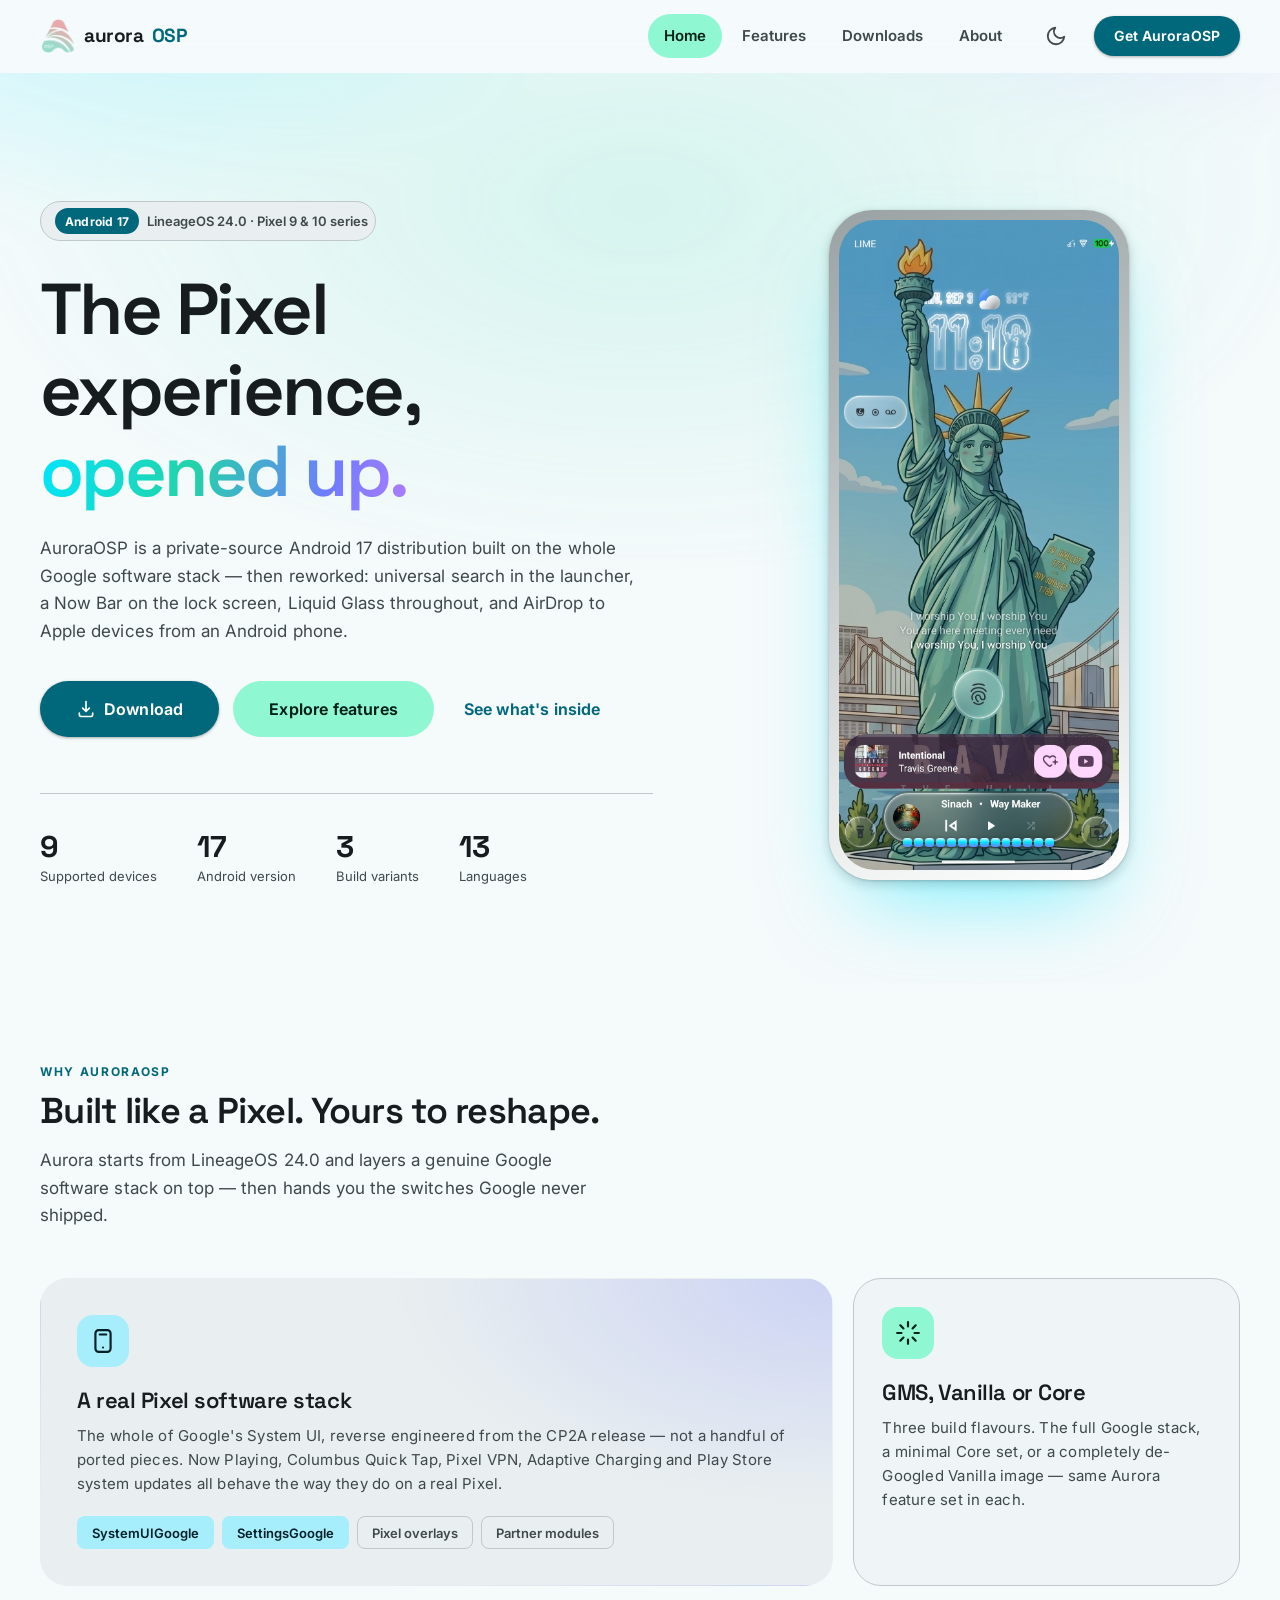
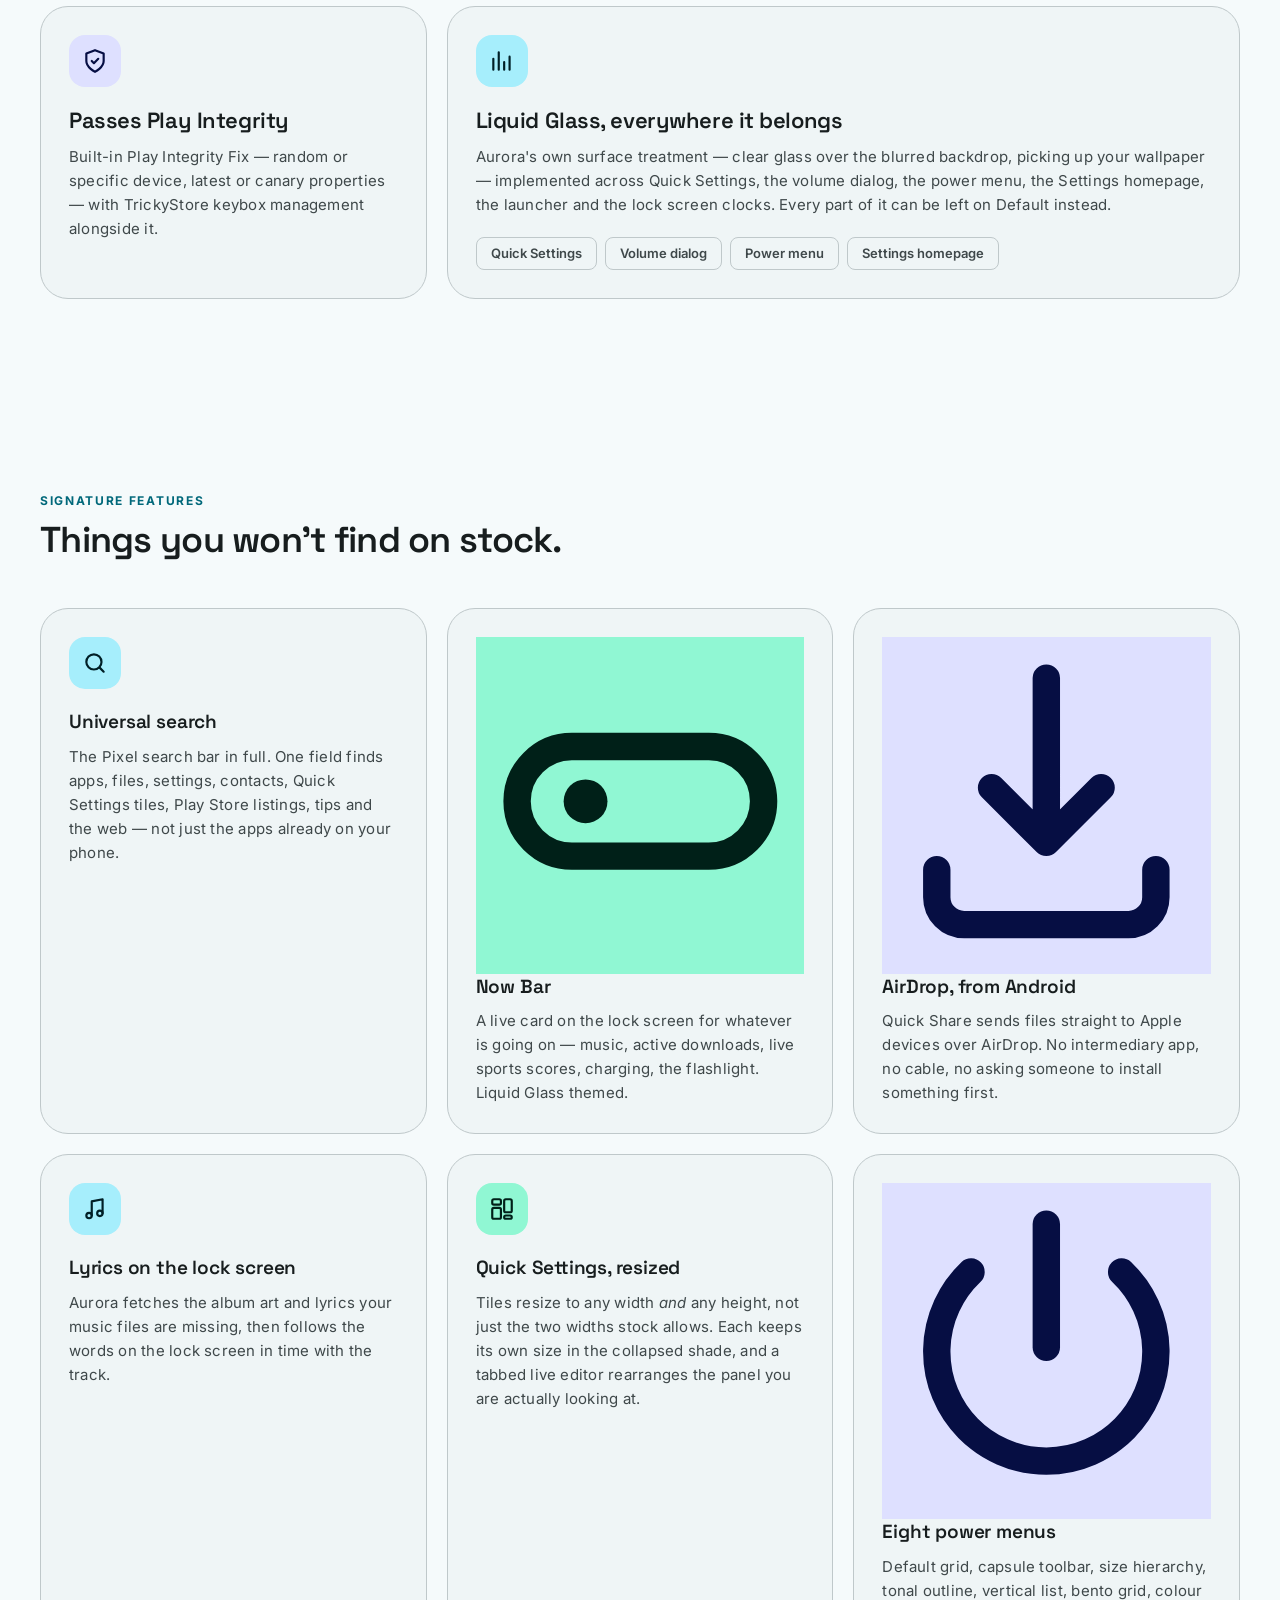
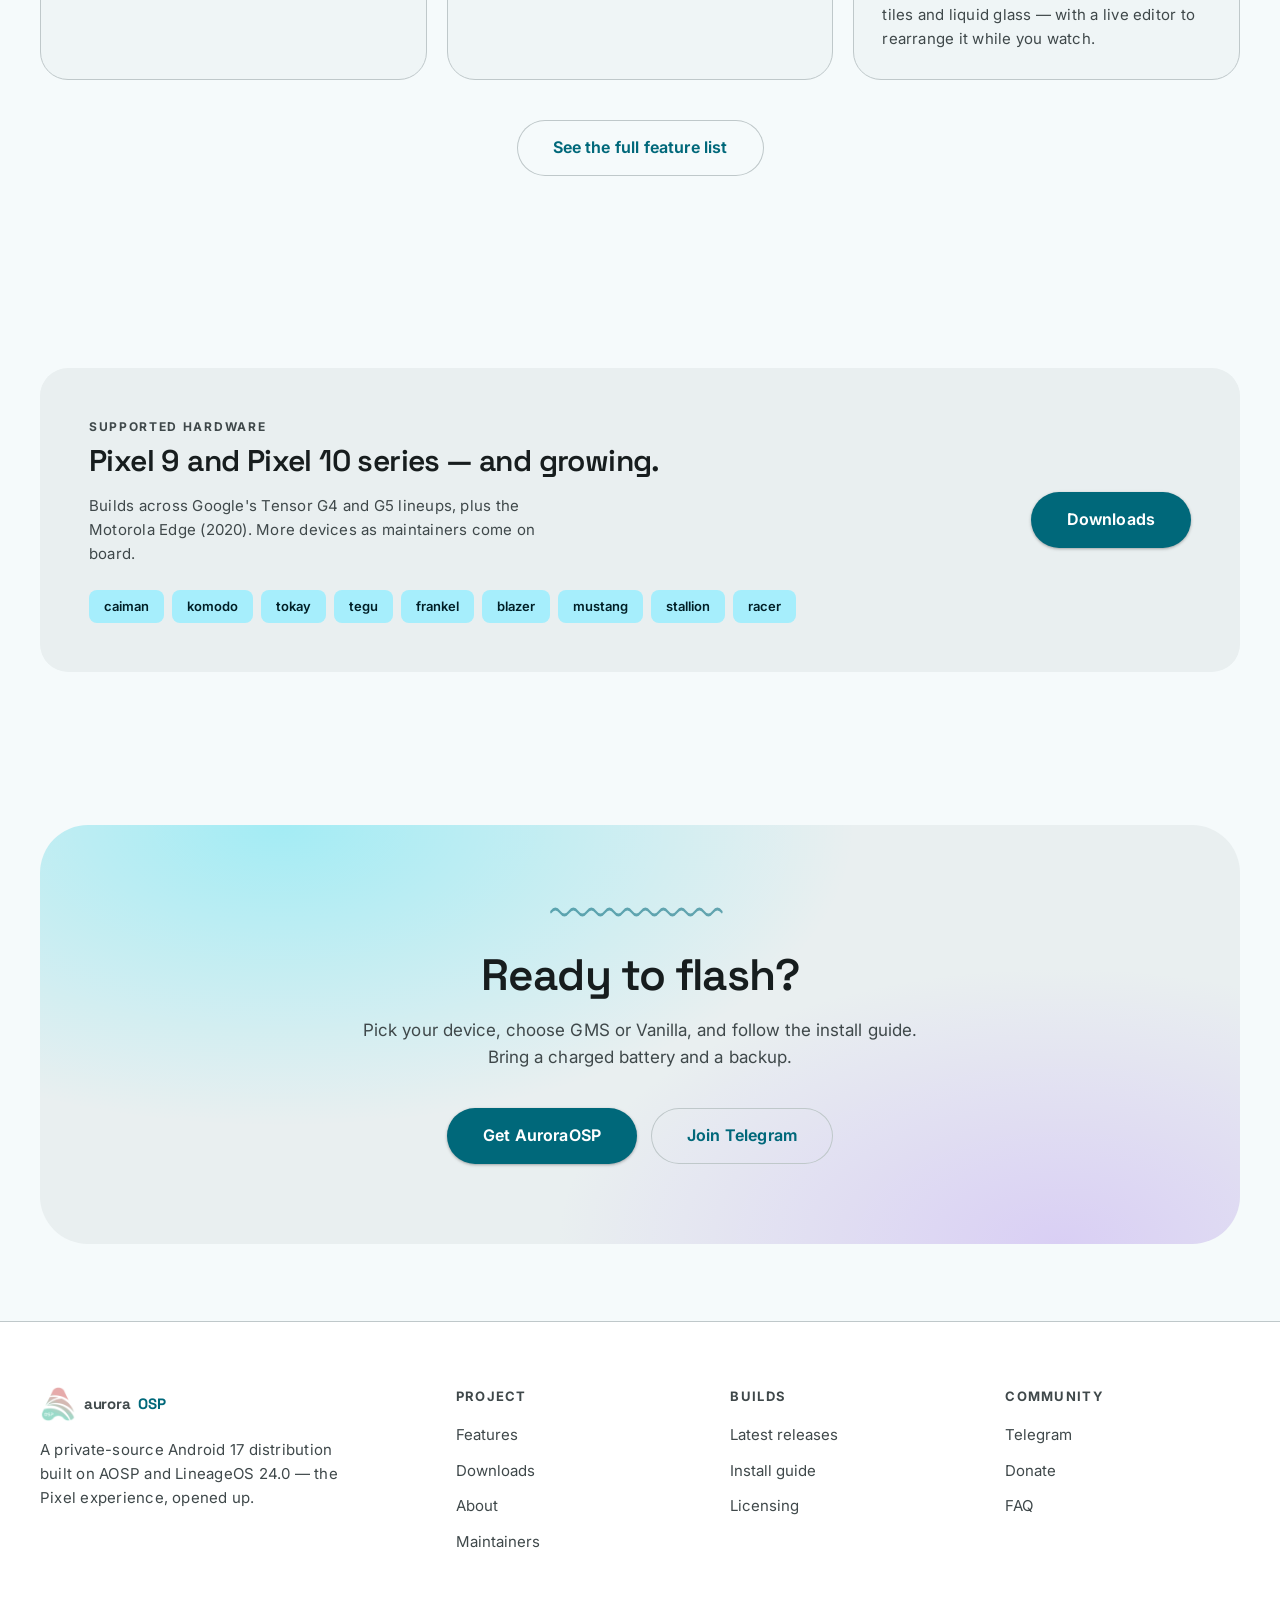
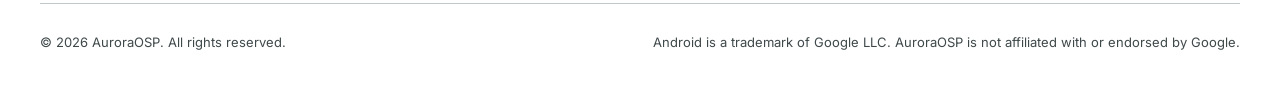
<file: index.html>
<!DOCTYPE html>
<html lang="en">
<head>
  <meta charset="UTF-8">
  <meta name="viewport" content="width=device-width, initial-scale=1">
  <meta name="theme-color" content="#0c1416" media="(prefers-color-scheme: dark)">
  <meta name="theme-color" content="#f5fafb" media="(prefers-color-scheme: light)">
  <link rel="preconnect" href="https://fonts.googleapis.com">
  <link rel="preconnect" href="https://fonts.gstatic.com" crossorigin>
  <link rel="stylesheet" href="https://fonts.googleapis.com/css2?family=Inter:wght@400;500;600;700&family=Space+Grotesk:wght@500;600;700&family=JetBrains+Mono:wght@400;500&display=swap">
  <link rel="stylesheet" href="assets/css/m3.css">
  <link rel="stylesheet" href="assets/css/style.css">
  <link rel="icon" href="assets/img/favicon.png" type="image/png" sizes="128x128">
  <link rel="apple-touch-icon" href="assets/img/logo-512.png">
  <script>
    /* Runs before first paint: marks scripting available (so scroll-reveal can
       hide elements without stranding no-JS visitors) and applies the stored
       theme so the page never flashes the wrong one. */
    (function () {
      var r = document.documentElement;
      r.classList.add('js');
      try {
        var t = localStorage.getItem('aurora-theme');
        if (t === 'light' || t === 'dark') r.setAttribute('data-theme', t);
      } catch (e) {}
    })();
  </script>
  <title>AuroraOSP — The Pixel experience, opened up</title>
  <meta name="description" content="AuroraOSP is a private-source Android 17 distribution built on the full Google software stack, with universal launcher search, a Now Bar lock screen, resizable Quick Settings, Liquid Glass throughout and AirDrop to Apple devices.">
  <meta property="og:type" content="website">
  <meta property="og:title" content="AuroraOSP — The Pixel experience, opened up">
  <meta property="og:description" content="AuroraOSP is a private-source Android 17 distribution built on the full Google software stack, with universal launcher search, a Now Bar lock screen, resizable Quick Settings, Liquid Glass throughout and AirDrop to Apple devices.">
  <meta property="og:site_name" content="AuroraOSP">
  <meta property="og:image" content="assets/img/logo-512.png">
  <meta name="twitter:card" content="summary_large_image">
</head>
<body>

  <a class="visually-hidden" href="#main">Skip to content</a>

  <header class="appbar">
    <div class="wrap appbar__inner">
      <a class="brand" href="index.html">
        <img class="brand__mark" src="assets/img/logo.png" width="320" height="320"
             alt="" decoding="async">
        aurora<em>OSP</em>
      </a>

      <nav class="nav" id="primary-nav" aria-label="Primary">
        <a href="index.html" aria-current="page">Home</a>
        <a href="features.html">Features</a>
        <a href="downloads.html">Downloads</a>
        <a href="about.html">About</a>
      </nav>

      <button class="icon-btn" data-theme-toggle type="button" aria-label="Toggle theme">
        <svg data-icon="sun" viewBox="0 0 24 24" fill="none" stroke="currentColor" stroke-width="2" stroke-linecap="round" aria-hidden="true" hidden>
          <circle cx="12" cy="12" r="4"/><path d="M12 2v2m0 16v2M4.9 4.9l1.4 1.4m11.4 11.4 1.4 1.4M2 12h2m16 0h2M4.9 19.1l1.4-1.4M17.7 6.3l1.4-1.4"/>
        </svg>
        <svg data-icon="moon" viewBox="0 0 24 24" fill="none" stroke="currentColor" stroke-width="2" stroke-linecap="round" stroke-linejoin="round" aria-hidden="true">
          <path d="M21 12.8A9 9 0 1 1 11.2 3a7 7 0 0 0 9.8 9.8Z"/>
        </svg>
      </button>

      <a class="btn btn--filled btn--sm appbar__cta" href="downloads.html">Get AuroraOSP</a>

      <button class="icon-btn nav-toggle" data-nav-toggle type="button" aria-expanded="false" aria-controls="primary-nav" aria-label="Toggle navigation">
        <svg viewBox="0 0 24 24" fill="none" stroke="currentColor" stroke-width="2" stroke-linecap="round" aria-hidden="true">
          <path d="M4 7h16M4 12h16M4 17h16"/>
        </svg>
      </button>
    </div>
  </header>

  <main id="main">

    <!-- ================================================== HERO -->
    <section class="hero">
      <div class="wrap hero__grid">
        <div>
          <span class="hero__badge"><b>Android 17</b> LineageOS 24.0 &middot; Pixel 9 &amp; 10 series</span>

          <h1 class="display-lg">The Pixel experience,<br><span class="grad">opened up.</span></h1>

          <p class="hero__lede body-lg">
            AuroraOSP is a private-source Android 17 distribution built on the whole Google software
            stack — then reworked: universal search in the launcher, a Now Bar on the lock screen,
            Liquid Glass throughout, and AirDrop to Apple devices from an Android phone.
          </p>

          <div class="hero__actions">
            <a class="btn btn--filled btn--lg" href="downloads.html">
              <svg class="icon" viewBox="0 0 24 24" fill="none" stroke="currentColor" stroke-width="2" stroke-linecap="round" stroke-linejoin="round" aria-hidden="true">
                <path d="M12 3v12m0 0 4-4m-4 4-4-4M4 17v2a2 2 0 0 0 2 2h12a2 2 0 0 0 2-2v-2"/>
              </svg>
              Download
            </a>
            <a class="btn btn--tonal btn--lg" href="features.html">Explore features</a>
            <a class="btn btn--text btn--lg" href="features.html">See what's inside</a>
          </div>

          <div class="hero__stats">
            <div><strong>9</strong><span>Supported devices</span></div>
            <div><strong>17</strong><span>Android version</span></div>
            <div><strong>3</strong><span>Build variants</span></div>
            <div><strong>13</strong><span>Languages</span></div>
          </div>
        </div>

        <div class="phone">
          <div class="phone__screen">
            <img src="assets/img/preview-lockscreen.jpg" width="900" height="2008"
                 alt="The AuroraOSP lock screen: a custom dripping clock, the song's lyrics
                      following along underneath, and the Now Bar showing what is playing."
                 fetchpriority="high" decoding="async">
            <div class="phone__pulse" aria-hidden="true"></div>
          </div>
        </div>
      </div>
    </section>

    <!-- ================================================== PILLARS -->
    <section class="section section--tight">
      <div class="wrap">
        <div class="section__head" data-reveal>
          <p class="overline">Why AuroraOSP</p>
          <h2 class="headline-lg">Built like a Pixel. Yours to reshape.</h2>
          <p class="body-lg">
            Aurora starts from LineageOS 24.0 and layers a genuine Google software stack on top —
            then hands you the switches Google never shipped.
          </p>
        </div>

        <div class="bento">
          <article class="card card--hero span-4" data-reveal>
            <div class="feature__icon">
              <svg viewBox="0 0 24 24" fill="none" stroke="currentColor" stroke-width="2" stroke-linecap="round" stroke-linejoin="round" aria-hidden="true">
                <rect x="5" y="2" width="14" height="20" rx="3"/><path d="M9 6h6M12 18h.01"/>
              </svg>
            </div>
            <h3 class="headline-sm">A real Pixel software stack</h3>
            <p class="body-md">
              The whole of Google's System UI, reverse engineered from the CP2A release — not a
              handful of ported pieces. Now Playing, Columbus Quick Tap, Pixel VPN, Adaptive Charging
              and Play Store system updates all behave the way they do on a real Pixel.
            </p>
            <div class="chip-row card__meta">
              <span class="chip chip--accent">SystemUIGoogle</span>
              <span class="chip chip--accent">SettingsGoogle</span>
              <span class="chip">Pixel overlays</span>
              <span class="chip">Partner modules</span>
            </div>
          </article>

          <article class="card card--interactive span-2" data-reveal data-reveal-delay="60">
            <div class="feature__icon feature__icon--s">
              <svg viewBox="0 0 24 24" fill="none" stroke="currentColor" stroke-width="2" stroke-linecap="round" stroke-linejoin="round" aria-hidden="true">
                <path d="M12 2v4m0 12v4M2 12h4m12 0h4M4.9 4.9l2.9 2.9m8.4 8.4 2.9 2.9M4.9 19.1l2.9-2.9m8.4-8.4 2.9-2.9"/>
              </svg>
            </div>
            <h3 class="headline-sm">GMS, Vanilla or Core</h3>
            <p class="body-md">
              Three build flavours. The full Google stack, a minimal Core set, or a completely
              de-Googled Vanilla image — same Aurora feature set in each.
            </p>
          </article>

          <article class="card card--interactive span-2" data-reveal>
            <div class="feature__icon feature__icon--t">
              <svg viewBox="0 0 24 24" fill="none" stroke="currentColor" stroke-width="2" stroke-linecap="round" stroke-linejoin="round" aria-hidden="true">
                <path d="M12 22s8-4 8-10V5l-8-3-8 3v7c0 6 8 10 8 10Z"/><path d="m9 12 2 2 4-4"/>
              </svg>
            </div>
            <h3 class="headline-sm">Passes Play Integrity</h3>
            <p class="body-md">
              Built-in Play Integrity Fix — random or specific device, latest or canary properties
              — with TrickyStore keybox management alongside it.
            </p>
          </article>

          <article class="card card--interactive span-4" data-reveal data-reveal-delay="60">
            <div class="feature__icon">
              <svg viewBox="0 0 24 24" fill="none" stroke="currentColor" stroke-width="2" stroke-linecap="round" stroke-linejoin="round" aria-hidden="true">
                <path d="M4 20V10m5 10V4m5 16v-7m5 7V8"/>
              </svg>
            </div>
            <h3 class="headline-sm">Liquid Glass, everywhere it belongs</h3>
            <p class="body-md">
              Aurora's own surface treatment — clear glass over the blurred backdrop, picking up your
              wallpaper — implemented across Quick Settings, the volume dialog, the power menu, the
              Settings homepage, the launcher and the lock screen clocks. Every part of it can be
              left on Default instead.
            </p>
            <div class="chip-row card__meta">
              <span class="chip">Quick Settings</span>
              <span class="chip">Volume dialog</span>
              <span class="chip">Power menu</span>
              <span class="chip">Settings homepage</span>
            </div>
          </article>
        </div>
      </div>
    </section>

    <!-- ================================================== HIGHLIGHTS -->
    <section class="section">
      <div class="wrap">
        <div class="section__head" data-reveal>
          <p class="overline">Signature features</p>
          <h2 class="headline-lg">Things you won't find on stock.</h2>
        </div>

        <div class="grid grid--3">
          <article class="card card--interactive" data-reveal>
            <div class="feature__icon">
              <svg viewBox="0 0 24 24" fill="none" stroke="currentColor" stroke-width="2" stroke-linecap="round" stroke-linejoin="round" aria-hidden="true">
                <circle cx="11" cy="11" r="7"/><path d="m20 20-3.5-3.5"/>
              </svg>
            </div>
            <h3 class="title-lg">Universal search</h3>
            <p class="body-md">
              The Pixel search bar in full. One field finds apps, files, settings, contacts,
              Quick Settings tiles, Play Store listings, tips and the web — not just the apps
              already on your phone.
            </p>
          </article>

          <article class="card card--interactive" data-reveal data-reveal-delay="60">
            <div class="feature__icon--s">
              <svg viewBox="0 0 24 24" fill="none" stroke="currentColor" stroke-width="2" stroke-linecap="round" stroke-linejoin="round" aria-hidden="true">
                <rect x="3" y="8" width="18" height="8" rx="4"/><circle cx="8" cy="12" r="1.6" fill="currentColor" stroke="none"/>
              </svg>
            </div>
            <h3 class="title-lg">Now Bar</h3>
            <p class="body-md">
              A live card on the lock screen for whatever is going on — music, active downloads,
              live sports scores, charging, the flashlight. Liquid Glass themed.
            </p>
          </article>

          <article class="card card--interactive" data-reveal data-reveal-delay="120">
            <div class="feature__icon--t">
              <svg viewBox="0 0 24 24" fill="none" stroke="currentColor" stroke-width="2" stroke-linecap="round" stroke-linejoin="round" aria-hidden="true">
                <path d="M12 3v12m0 0 4-4m-4 4-4-4"/><path d="M4 17v2a2 2 0 0 0 2 2h12a2 2 0 0 0 2-2v-2"/>
              </svg>
            </div>
            <h3 class="title-lg">AirDrop, from Android</h3>
            <p class="body-md">
              Quick Share sends files straight to Apple devices over AirDrop. No intermediary
              app, no cable, no asking someone to install something first.
            </p>
          </article>

          <article class="card card--interactive" data-reveal>
            <div class="feature__icon">
              <svg viewBox="0 0 24 24" fill="none" stroke="currentColor" stroke-width="2" stroke-linecap="round" stroke-linejoin="round" aria-hidden="true">
                <path d="M9 18V5l10-2v13"/><circle cx="6.5" cy="18" r="2.5"/><circle cx="16.5" cy="16" r="2.5"/>
              </svg>
            </div>
            <h3 class="title-lg">Lyrics on the lock screen</h3>
            <p class="body-md">
              Aurora fetches the album art and lyrics your music files are missing, then follows
              the words on the lock screen in time with the track.
            </p>
          </article>

          <article class="card card--interactive" data-reveal data-reveal-delay="60">
            <div class="feature__icon feature__icon--s">
              <svg viewBox="0 0 24 24" fill="none" stroke="currentColor" stroke-width="2" stroke-linecap="round" stroke-linejoin="round" aria-hidden="true">
                <rect x="3" y="3" width="8" height="5" rx="1.5"/><rect x="14" y="3" width="7" height="12" rx="1.5"/><rect x="3" y="11" width="8" height="10" rx="1.5"/><rect x="14" y="18" width="7" height="3" rx="1.5"/>
              </svg>
            </div>
            <h3 class="title-lg">Quick Settings, resized</h3>
            <p class="body-md">
              Tiles resize to any width <em>and</em> any height, not just the two widths stock
              allows. Each keeps its own size in the collapsed shade, and a tabbed live editor
              rearranges the panel you are actually looking at.
            </p>
          </article>

          <article class="card card--interactive" data-reveal data-reveal-delay="120">
            <div class="feature__icon--t">
              <svg viewBox="0 0 24 24" fill="none" stroke="currentColor" stroke-width="2" stroke-linecap="round" stroke-linejoin="round" aria-hidden="true">
                <path d="M12 3v9"/><path d="M6.5 6.5a8 8 0 1 0 11 0"/>
              </svg>
            </div>
            <h3 class="title-lg">Eight power menus</h3>
            <p class="body-md">
              Default grid, capsule toolbar, size hierarchy, tonal outline, vertical list, bento
              grid, colour tiles and liquid glass — with a live editor to rearrange it while you
              watch.
            </p>
          </article>
        </div>

        <div style="margin-top:2.5rem;display:flex;justify-content:center" data-reveal>
          <a class="btn btn--outlined btn--lg" href="features.html">See the full feature list</a>
        </div>
      </div>
    </section>

    <!-- ================================================== DEVICES STRIP -->
    <section class="section section--tight">
      <div class="wrap">
        <div class="card card--filled" data-reveal style="padding:clamp(2rem,4vw,3rem)">
          <div style="display:grid;grid-template-columns:1fr auto;gap:2rem;align-items:center" class="strip">
            <div>
              <p class="overline">Supported hardware</p>
              <h2 class="headline-md" style="margin:.5rem 0 1rem">Pixel 9 and Pixel 10 series — and growing.</h2>
              <p class="body-md" style="color:var(--md-on-surface-variant);max-width:52ch">
                Builds across Google's Tensor G4 and G5 lineups, plus the Motorola Edge (2020).
                More devices as maintainers come on board.
              </p>
              <div class="chip-row" style="margin-top:1.5rem">
                <span class="chip chip--accent">caiman</span>
                <span class="chip chip--accent">komodo</span>
                <span class="chip chip--accent">tokay</span>
                <span class="chip chip--accent">tegu</span>
                <span class="chip chip--accent">frankel</span>
                <span class="chip chip--accent">blazer</span>
                <span class="chip chip--accent">mustang</span>
                <span class="chip chip--accent">stallion</span>
                <span class="chip chip--accent">racer</span>
              </div>
            </div>
            <a class="btn btn--filled btn--lg" href="downloads.html">Downloads</a>
          </div>
        </div>
      </div>
    </section>

    <!-- ================================================== CTA -->
    <section class="section section--tight">
      <div class="wrap">
        <div class="cta" data-reveal>
          <svg class="wavy-rule" viewBox="0 0 400 14" preserveAspectRatio="none" aria-hidden="true" style="max-width:180px;margin:0 auto 2rem">
            <path d="M2 7q10-6 20 0t20 0 20 0 20 0 20 0 20 0 20 0 20 0 20 0 20 0 20 0 20 0 20 0 20 0 20 0 20 0 20 0 20 0 20 0"/>
          </svg>
          <h2 class="display-sm">Ready to flash?</h2>
          <p class="body-lg">
            Pick your device, choose GMS or Vanilla, and follow the install guide.
            Bring a charged battery and a backup.
          </p>
          <div class="hero__actions">
            <a class="btn btn--filled btn--lg" href="downloads.html">Get AuroraOSP</a>
            <a class="btn btn--outlined btn--lg" href="https://t.me/auroraOSP" rel="noopener">Join Telegram</a>
          </div>
        </div>
      </div>
    </section>

  </main>

  <footer class="footer">
    <div class="wrap">
      <div class="footer__grid">
        <div>
          <a class="brand" href="index.html" style="margin-bottom:1rem">
            <img class="brand__mark" src="assets/img/logo.png" width="320" height="320"
                 alt="" decoding="async" loading="lazy">
            aurora<em>OSP</em>
          </a>
          <p class="body-md" style="color:var(--md-on-surface-variant);max-width:34ch">
            A private-source Android 17 distribution built on AOSP and LineageOS 24.0 — the Pixel experience, opened up.
          </p>
        </div>

        <div>
          <h4>Project</h4>
          <ul>
            <li><a href="features.html">Features</a></li>
            <li><a href="downloads.html">Downloads</a></li>
            <li><a href="about.html">About</a></li>
            <li><a href="about.html#team">Maintainers</a></li>
          </ul>
        </div>

        <div>
          <h4>Builds</h4>
          <ul>
            <li><a href="downloads.html">Latest releases</a></li>
            <li><a href="downloads.html#install">Install guide</a></li>
            <li><a href="about.html#license">Licensing</a></li>
          </ul>
        </div>

        <div>
          <h4>Community</h4>
          <ul>
            <li><a href="https://t.me/auroraOSP" rel="noopener">Telegram</a></li>
            <li><a href="https://www.paypal.me/niv268" rel="noopener">Donate</a></li>
            <li><a href="downloads.html#faq">FAQ</a></li>
          </ul>
        </div>
      </div>

      <div class="footer__base">
        <p>&copy; <span data-year>2026</span> AuroraOSP. All rights reserved.</p>
        <p>Android is a trademark of Google LLC. AuroraOSP is not affiliated with or endorsed by Google.</p>
      </div>
    </div>
  </footer>

  <script src="assets/js/main.js"></script>

</body>
</html>
</file>
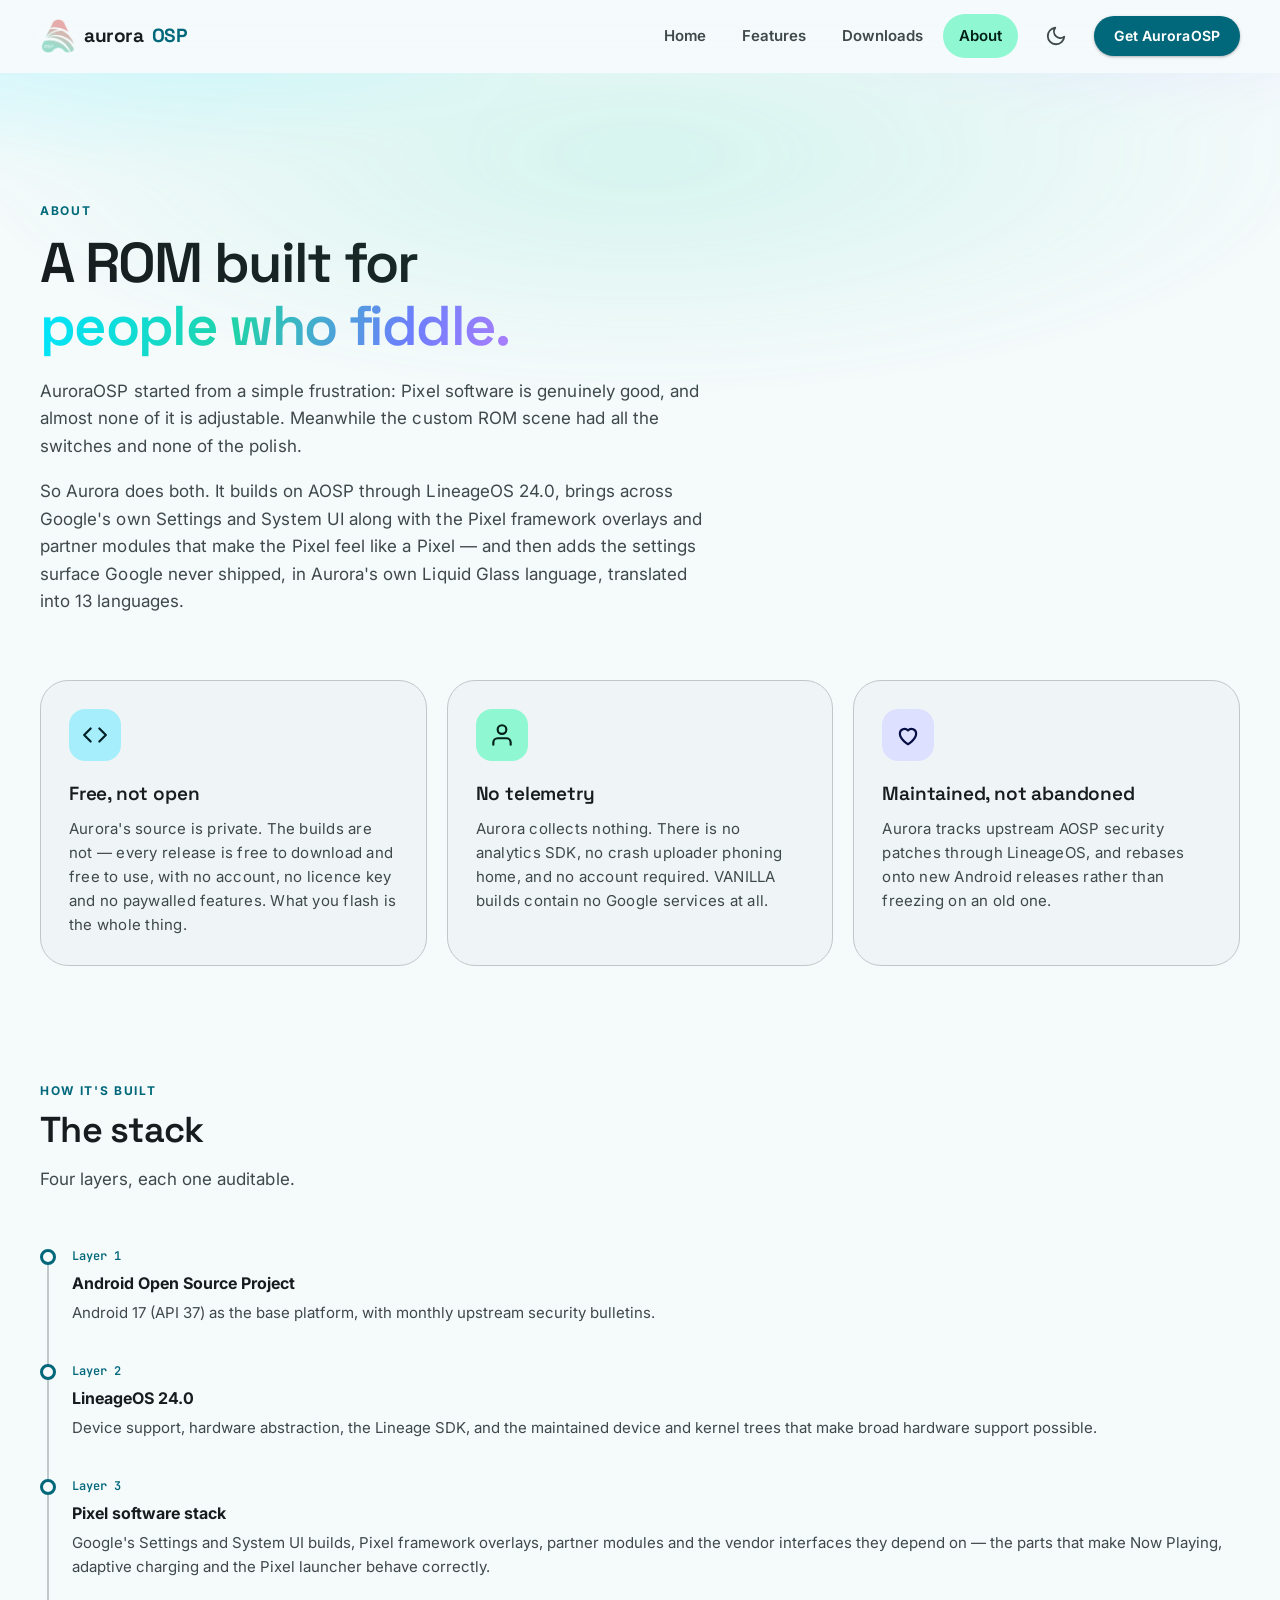
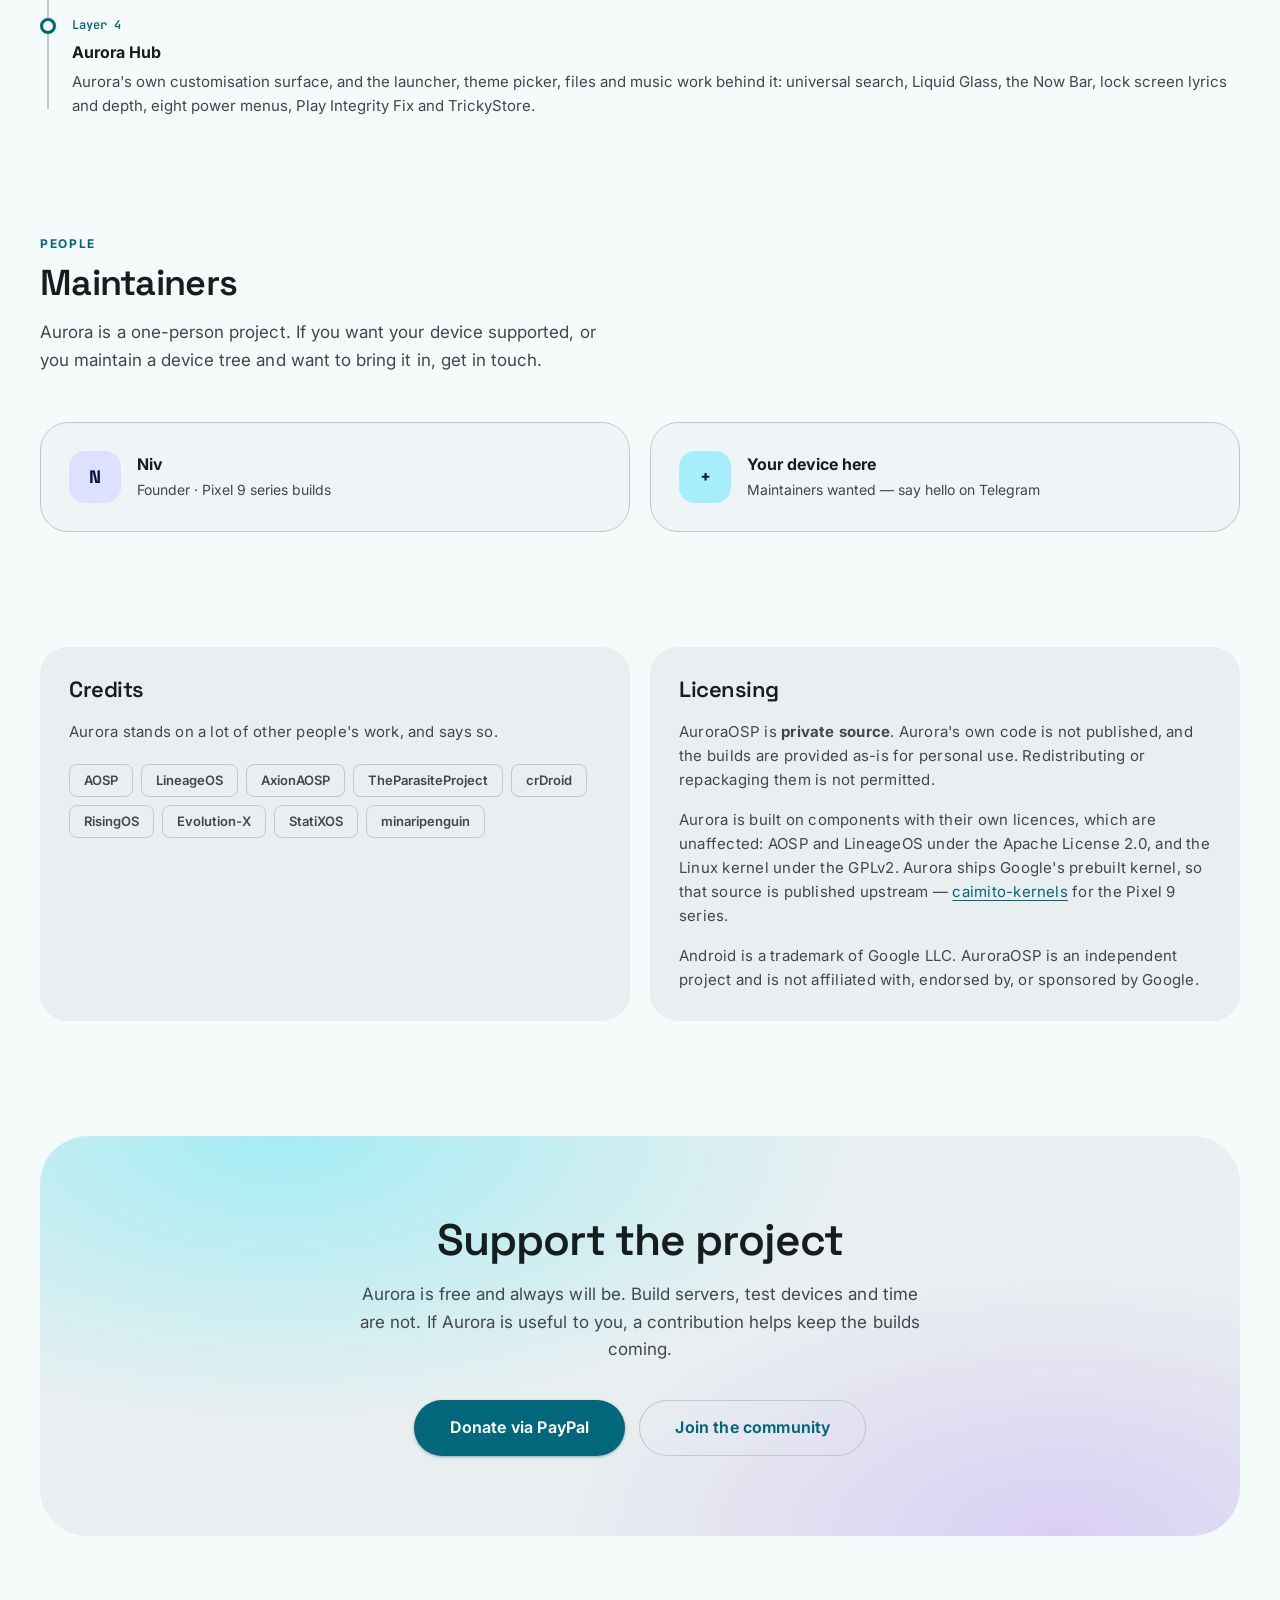
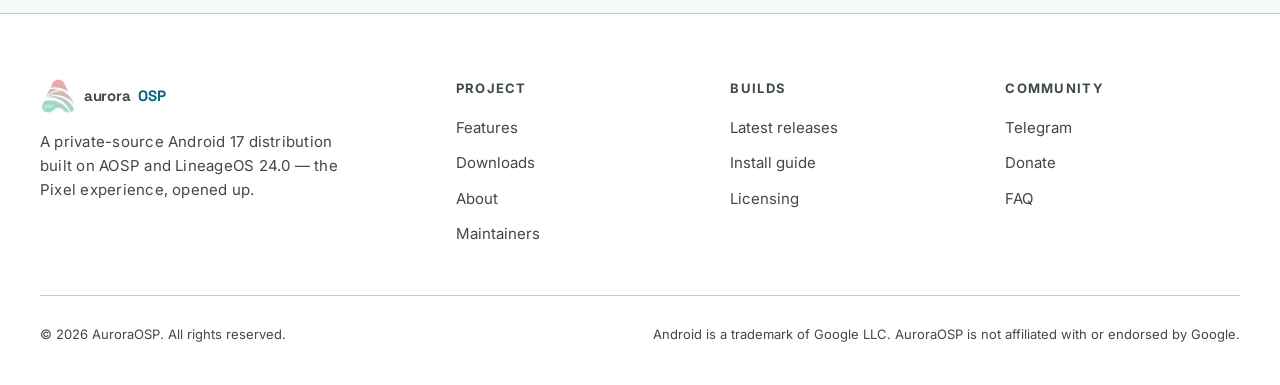
<file: about.html>
<!DOCTYPE html>
<html lang="en">
<head>
  <meta charset="UTF-8">
  <meta name="viewport" content="width=device-width, initial-scale=1">
  <meta name="theme-color" content="#0c1416" media="(prefers-color-scheme: dark)">
  <meta name="theme-color" content="#f5fafb" media="(prefers-color-scheme: light)">
  <link rel="preconnect" href="https://fonts.googleapis.com">
  <link rel="preconnect" href="https://fonts.gstatic.com" crossorigin>
  <link rel="stylesheet" href="https://fonts.googleapis.com/css2?family=Inter:wght@400;500;600;700&family=Space+Grotesk:wght@500;600;700&family=JetBrains+Mono:wght@400;500&display=swap">
  <link rel="stylesheet" href="assets/css/m3.css">
  <link rel="stylesheet" href="assets/css/style.css">
  <link rel="icon" href="assets/img/favicon.png" type="image/png" sizes="128x128">
  <link rel="apple-touch-icon" href="assets/img/logo-512.png">
  <script>
    /* Runs before first paint: marks scripting available (so scroll-reveal can
       hide elements without stranding no-JS visitors) and applies the stored
       theme so the page never flashes the wrong one. */
    (function () {
      var r = document.documentElement;
      r.classList.add('js');
      try {
        var t = localStorage.getItem('aurora-theme');
        if (t === 'light' || t === 'dark') r.setAttribute('data-theme', t);
      } catch (e) {}
    })();
  </script>
  <title>About — AuroraOSP</title>
  <meta name="description" content="AuroraOSP is an independent private-source Android 17 distribution built on AOSP and LineageOS 24.0. No telemetry, free to use, maintained by one person.">
  <meta property="og:type" content="website">
  <meta property="og:title" content="About — AuroraOSP">
  <meta property="og:description" content="AuroraOSP is an independent private-source Android 17 distribution built on AOSP and LineageOS 24.0. No telemetry, free to use, maintained by one person.">
  <meta property="og:site_name" content="AuroraOSP">
  <meta property="og:image" content="assets/img/logo-512.png">
  <meta name="twitter:card" content="summary_large_image">
</head>
<body>

  <a class="visually-hidden" href="#main">Skip to content</a>

  <header class="appbar">
    <div class="wrap appbar__inner">
      <a class="brand" href="index.html">
        <img class="brand__mark" src="assets/img/logo.png" width="320" height="320"
             alt="" decoding="async">
        aurora<em>OSP</em>
      </a>

      <nav class="nav" id="primary-nav" aria-label="Primary">
        <a href="index.html">Home</a>
        <a href="features.html">Features</a>
        <a href="downloads.html">Downloads</a>
        <a href="about.html" aria-current="page">About</a>
      </nav>

      <button class="icon-btn" data-theme-toggle type="button" aria-label="Toggle theme">
        <svg data-icon="sun" viewBox="0 0 24 24" fill="none" stroke="currentColor" stroke-width="2" stroke-linecap="round" aria-hidden="true" hidden>
          <circle cx="12" cy="12" r="4"/><path d="M12 2v2m0 16v2M4.9 4.9l1.4 1.4m11.4 11.4 1.4 1.4M2 12h2m16 0h2M4.9 19.1l1.4-1.4M17.7 6.3l1.4-1.4"/>
        </svg>
        <svg data-icon="moon" viewBox="0 0 24 24" fill="none" stroke="currentColor" stroke-width="2" stroke-linecap="round" stroke-linejoin="round" aria-hidden="true">
          <path d="M21 12.8A9 9 0 1 1 11.2 3a7 7 0 0 0 9.8 9.8Z"/>
        </svg>
      </button>

      <a class="btn btn--filled btn--sm appbar__cta" href="downloads.html">Get AuroraOSP</a>

      <button class="icon-btn nav-toggle" data-nav-toggle type="button" aria-expanded="false" aria-controls="primary-nav" aria-label="Toggle navigation">
        <svg viewBox="0 0 24 24" fill="none" stroke="currentColor" stroke-width="2" stroke-linecap="round" aria-hidden="true">
          <path d="M4 7h16M4 12h16M4 17h16"/>
        </svg>
      </button>
    </div>
  </header>

  <main id="main">

    <section class="hero" style="padding-bottom:2rem">
      <div class="wrap">
        <p class="overline">About</p>
        <h1 class="display-md" style="margin:.75rem 0 1.25rem;max-width:17ch">
          A ROM built for <span class="grad">people who fiddle.</span>
        </h1>
        <div class="prose">
          <p class="body-lg">
            AuroraOSP started from a simple frustration: Pixel software is genuinely good, and
            almost none of it is adjustable. Meanwhile the custom ROM scene had all the switches
            and none of the polish.
          </p>
          <p class="body-lg">
            So Aurora does both. It builds on AOSP through LineageOS 24.0, brings across Google's
            own Settings and System UI along with the Pixel framework overlays and partner modules
            that make the Pixel feel like a Pixel — and then adds the settings surface Google never
            shipped, in Aurora's own Liquid Glass language, translated into 13 languages.
          </p>
        </div>
      </div>
    </section>

    <section class="section" style="padding-top:2rem">
      <div class="wrap">
        <div class="grid grid--3">
          <article class="card card--interactive" data-reveal>
            <div class="feature__icon">
              <svg viewBox="0 0 24 24" fill="none" stroke="currentColor" stroke-width="2" stroke-linecap="round" stroke-linejoin="round" aria-hidden="true">
                <path d="M16 18 22 12l-6-6M8 6 2 12l6 6"/>
              </svg>
            </div>
            <h3 class="title-lg">Free, not open</h3>
            <p class="body-md">
              Aurora's source is private. The builds are not — every release is free to download
              and free to use, with no account, no licence key and no paywalled features. What you
              flash is the whole thing.
            </p>
          </article>

          <article class="card card--interactive" data-reveal data-reveal-delay="60">
            <div class="feature__icon feature__icon--s">
              <svg viewBox="0 0 24 24" fill="none" stroke="currentColor" stroke-width="2" stroke-linecap="round" stroke-linejoin="round" aria-hidden="true">
                <path d="M20 21v-2a4 4 0 0 0-4-4H8a4 4 0 0 0-4 4v2"/><circle cx="12" cy="7" r="4"/>
              </svg>
            </div>
            <h3 class="title-lg">No telemetry</h3>
            <p class="body-md">
              Aurora collects nothing. There is no analytics SDK, no crash uploader phoning home,
              and no account required. VANILLA builds contain no Google services at all.
            </p>
          </article>

          <article class="card card--interactive" data-reveal data-reveal-delay="120">
            <div class="feature__icon feature__icon--t">
              <svg viewBox="0 0 24 24" fill="none" stroke="currentColor" stroke-width="2" stroke-linecap="round" stroke-linejoin="round" aria-hidden="true">
                <path d="M12 20.5s-7.5-4.3-7.5-9.8a4.3 4.3 0 0 1 7.5-2.9 4.3 4.3 0 0 1 7.5 2.9c0 5.5-7.5 9.8-7.5 9.8Z"/>
              </svg>
            </div>
            <h3 class="title-lg">Maintained, not abandoned</h3>
            <p class="body-md">
              Aurora tracks upstream AOSP security patches through LineageOS, and rebases onto new
              Android releases rather than freezing on an old one.
            </p>
          </article>
        </div>
      </div>
    </section>

    <!-- ============================================ STACK -->
    <section class="section" style="padding-top:0">
      <div class="wrap">
        <div class="section__head" data-reveal>
          <p class="overline">How it's built</p>
          <h2 class="headline-lg">The stack</h2>
          <p class="body-lg">Four layers, each one auditable.</p>
        </div>

        <ul class="timeline">
          <li data-reveal>
            <time>Layer 1</time>
            <b>Android Open Source Project</b>
            <p>Android 17 (API 37) as the base platform, with monthly upstream security bulletins.</p>
          </li>
          <li data-reveal>
            <time>Layer 2</time>
            <b>LineageOS 24.0</b>
            <p>Device support, hardware abstraction, the Lineage SDK, and the maintained device and
            kernel trees that make broad hardware support possible.</p>
          </li>
          <li data-reveal>
            <time>Layer 3</time>
            <b>Pixel software stack</b>
            <p>Google's Settings and System UI builds, Pixel framework overlays, partner modules and
            the vendor interfaces they depend on — the parts that make Now Playing, adaptive
            charging and the Pixel launcher behave correctly.</p>
          </li>
          <li data-reveal>
            <time>Layer 4</time>
            <b>Aurora Hub</b>
            <p>Aurora's own customisation surface, and the launcher, theme picker, files and music
            work behind it: universal search, Liquid Glass, the Now Bar, lock screen lyrics and depth,
            eight power menus, Play Integrity Fix and TrickyStore.</p>
          </li>
        </ul>
      </div>
    </section>

    <!-- ============================================ TEAM -->
    <section class="section" id="team" style="padding-top:0">
      <div class="wrap">
        <div class="section__head" data-reveal>
          <p class="overline">People</p>
          <h2 class="headline-lg">Maintainers</h2>
          <p class="body-lg">
            Aurora is a one-person project. If you want your device supported, or you maintain a
            device tree and want to bring it in, get in touch.
          </p>
        </div>

        <div class="grid grid--3">
          <article class="card card--interactive person" data-reveal>
            <div class="person__avatar">N</div>
            <div>
              <b>Niv</b>
              <span>Founder &middot; Pixel 9 series builds</span>
            </div>
          </article>

          <article class="card card--interactive person" data-reveal data-reveal-delay="60">
            <div class="person__avatar" style="background:var(--md-primary-container);color:var(--md-on-primary-container)">+</div>
            <div>
              <b>Your device here</b>
              <span>Maintainers wanted &mdash; say hello on Telegram</span>
            </div>
          </article>
        </div>
      </div>
    </section>

    <!-- ============================================ CREDITS / LICENSE -->
    <section class="section" id="license" style="padding-top:0">
      <div class="wrap">
        <div class="grid grid--2">
          <article class="card card--filled" data-reveal>
            <h3 class="headline-sm" style="margin-bottom:1rem">Credits</h3>
            <p class="body-md" style="margin-bottom:1.25rem">
              Aurora stands on a lot of other people's work, and says so.
            </p>
            <div class="chip-row">
              <span class="chip">AOSP</span>
              <span class="chip">LineageOS</span>
              <span class="chip">AxionAOSP</span>
              <span class="chip">TheParasiteProject</span>
              <span class="chip">crDroid</span>
              <span class="chip">RisingOS</span>
              <span class="chip">Evolution-X</span>
              <span class="chip">StatiXOS</span>
              <span class="chip">minaripenguin</span>
            </div>
          </article>

          <article class="card card--filled" data-reveal data-reveal-delay="60">
            <h3 class="headline-sm" style="margin-bottom:1rem">Licensing</h3>
            <p class="body-md" style="margin-bottom:1rem">
              AuroraOSP is <b>private source</b>. Aurora's own code is not published, and the
              builds are provided as-is for personal use. Redistributing or repackaging them is
              not permitted.
            </p>
            <p class="body-md" style="margin-bottom:1rem">
              Aurora is built on components with their own licences, which are unaffected: AOSP and
              LineageOS under the Apache License 2.0, and the Linux kernel under the GPLv2. Aurora
              ships Google's prebuilt kernel, so that source is published upstream —
              <a href="https://android.googlesource.com/device/google/caimito-kernels/6.1" rel="noopener">caimito-kernels</a>
              for the Pixel 9 series.
            </p>
            <p class="body-md">
              Android is a trademark of Google LLC. AuroraOSP is an independent project and is not
              affiliated with, endorsed by, or sponsored by Google.
            </p>
          </article>
        </div>
      </div>
    </section>

    <!-- ============================================ SUPPORT -->
    <section class="section section--tight" style="padding-top:0">
      <div class="wrap">
        <div class="cta" data-reveal>
          <h2 class="display-sm">Support the project</h2>
          <p class="body-lg">
            Aurora is free and always will be. Build servers, test devices and time are not.
            If Aurora is useful to you, a contribution helps keep the builds coming.
          </p>
          <div class="hero__actions">
            <a class="btn btn--filled btn--lg" href="https://www.paypal.me/niv268" rel="noopener">Donate via PayPal</a>
            <a class="btn btn--outlined btn--lg" href="https://t.me/auroraOSP" rel="noopener">Join the community</a>
          </div>
        </div>
      </div>
    </section>

  </main>

  <footer class="footer">
    <div class="wrap">
      <div class="footer__grid">
        <div>
          <a class="brand" href="index.html" style="margin-bottom:1rem">
            <img class="brand__mark" src="assets/img/logo.png" width="320" height="320"
                 alt="" decoding="async" loading="lazy">
            aurora<em>OSP</em>
          </a>
          <p class="body-md" style="color:var(--md-on-surface-variant);max-width:34ch">
            A private-source Android 17 distribution built on AOSP and LineageOS 24.0 — the Pixel experience, opened up.
          </p>
        </div>

        <div>
          <h4>Project</h4>
          <ul>
            <li><a href="features.html">Features</a></li>
            <li><a href="downloads.html">Downloads</a></li>
            <li><a href="about.html">About</a></li>
            <li><a href="about.html#team">Maintainers</a></li>
          </ul>
        </div>

        <div>
          <h4>Builds</h4>
          <ul>
            <li><a href="downloads.html">Latest releases</a></li>
            <li><a href="downloads.html#install">Install guide</a></li>
            <li><a href="about.html#license">Licensing</a></li>
          </ul>
        </div>

        <div>
          <h4>Community</h4>
          <ul>
            <li><a href="https://t.me/auroraOSP" rel="noopener">Telegram</a></li>
            <li><a href="https://www.paypal.me/niv268" rel="noopener">Donate</a></li>
            <li><a href="downloads.html#faq">FAQ</a></li>
          </ul>
        </div>
      </div>

      <div class="footer__base">
        <p>&copy; <span data-year>2026</span> AuroraOSP. All rights reserved.</p>
        <p>Android is a trademark of Google LLC. AuroraOSP is not affiliated with or endorsed by Google.</p>
      </div>
    </div>
  </footer>

  <script src="assets/js/main.js"></script>

</body>
</html>
</file>
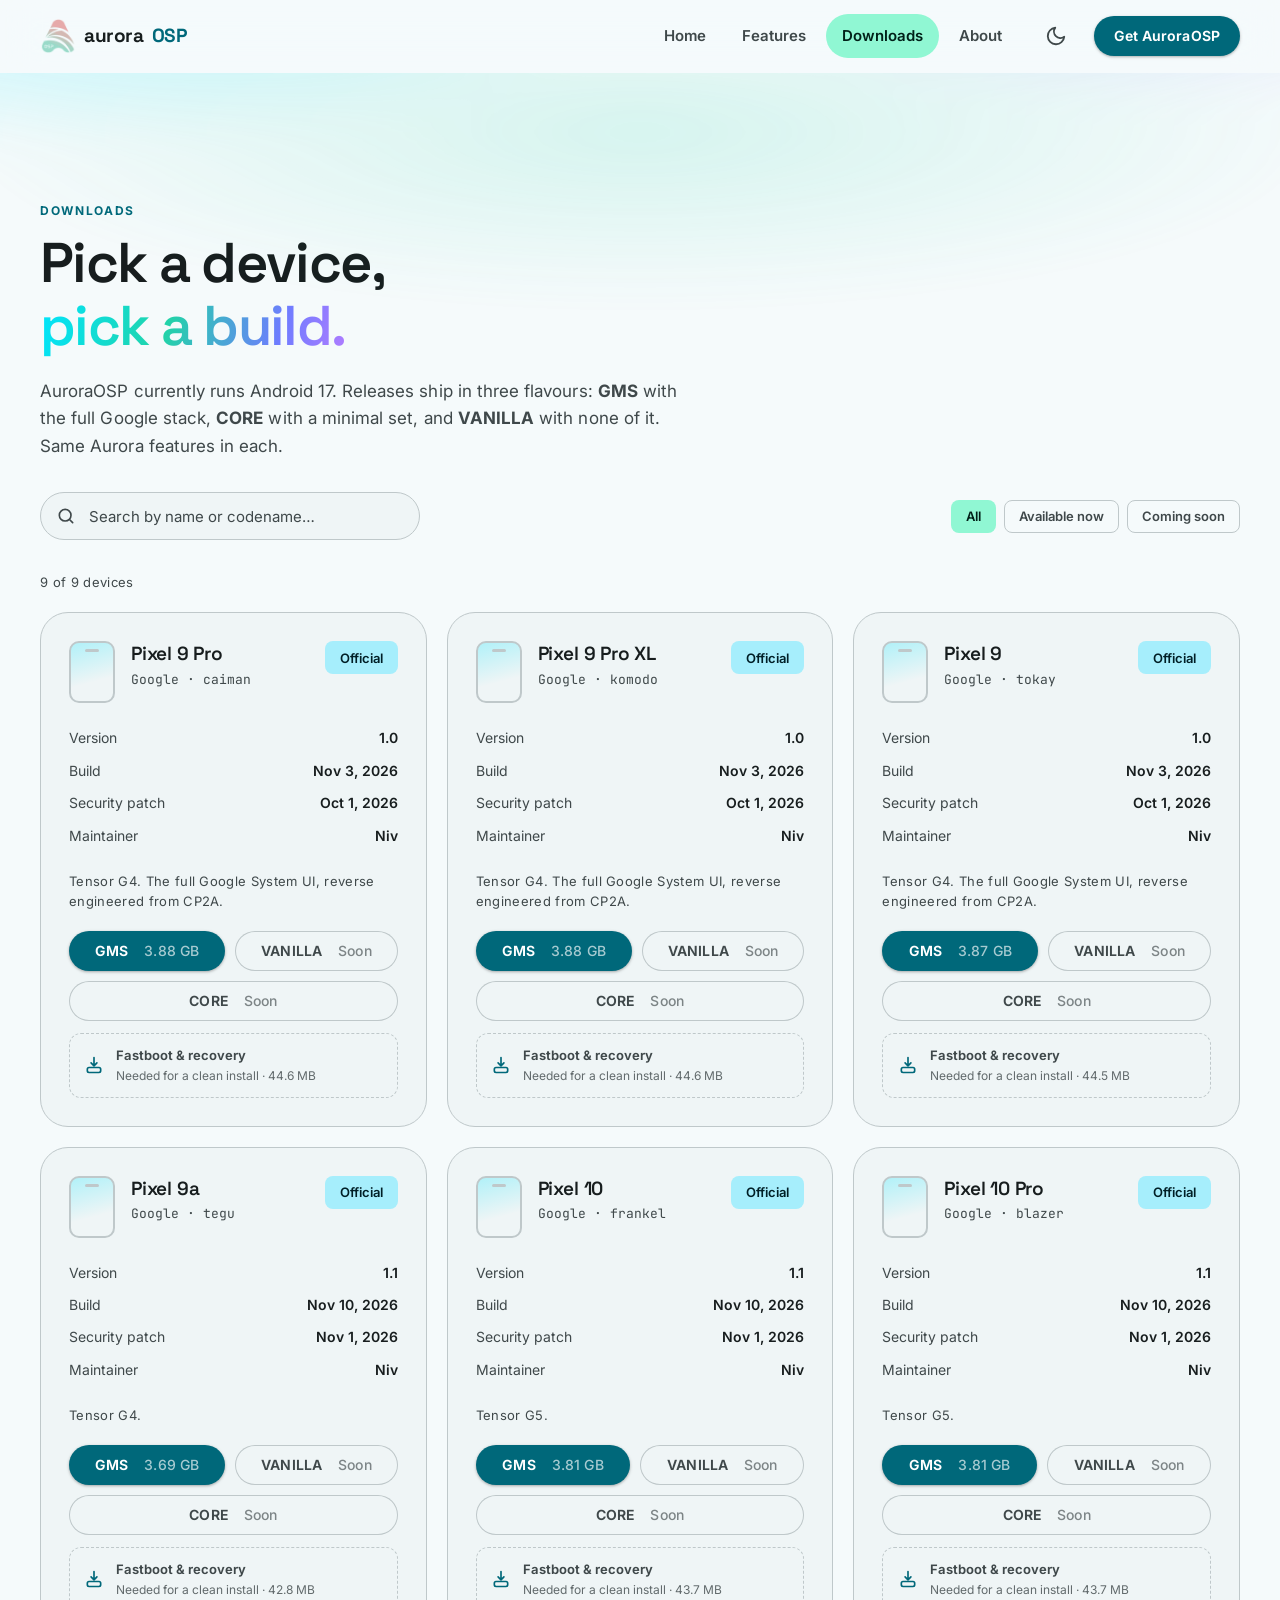
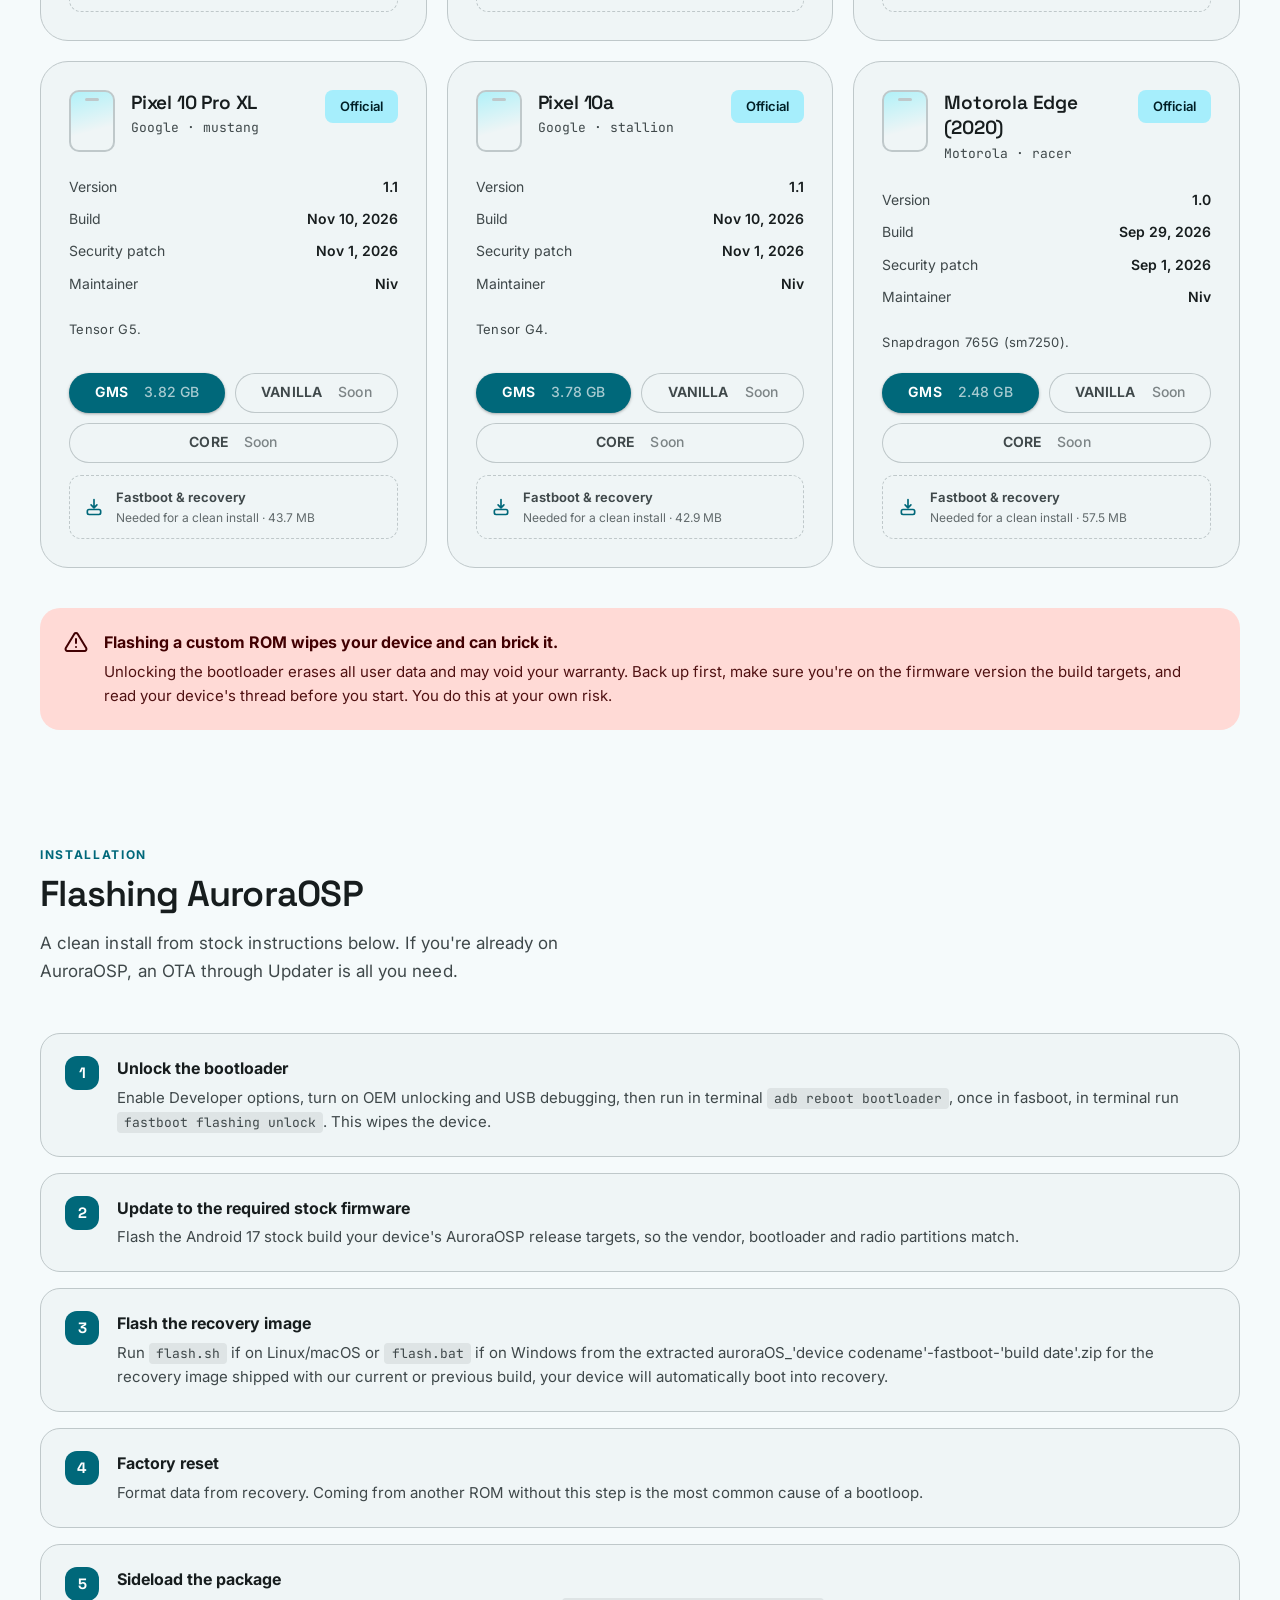
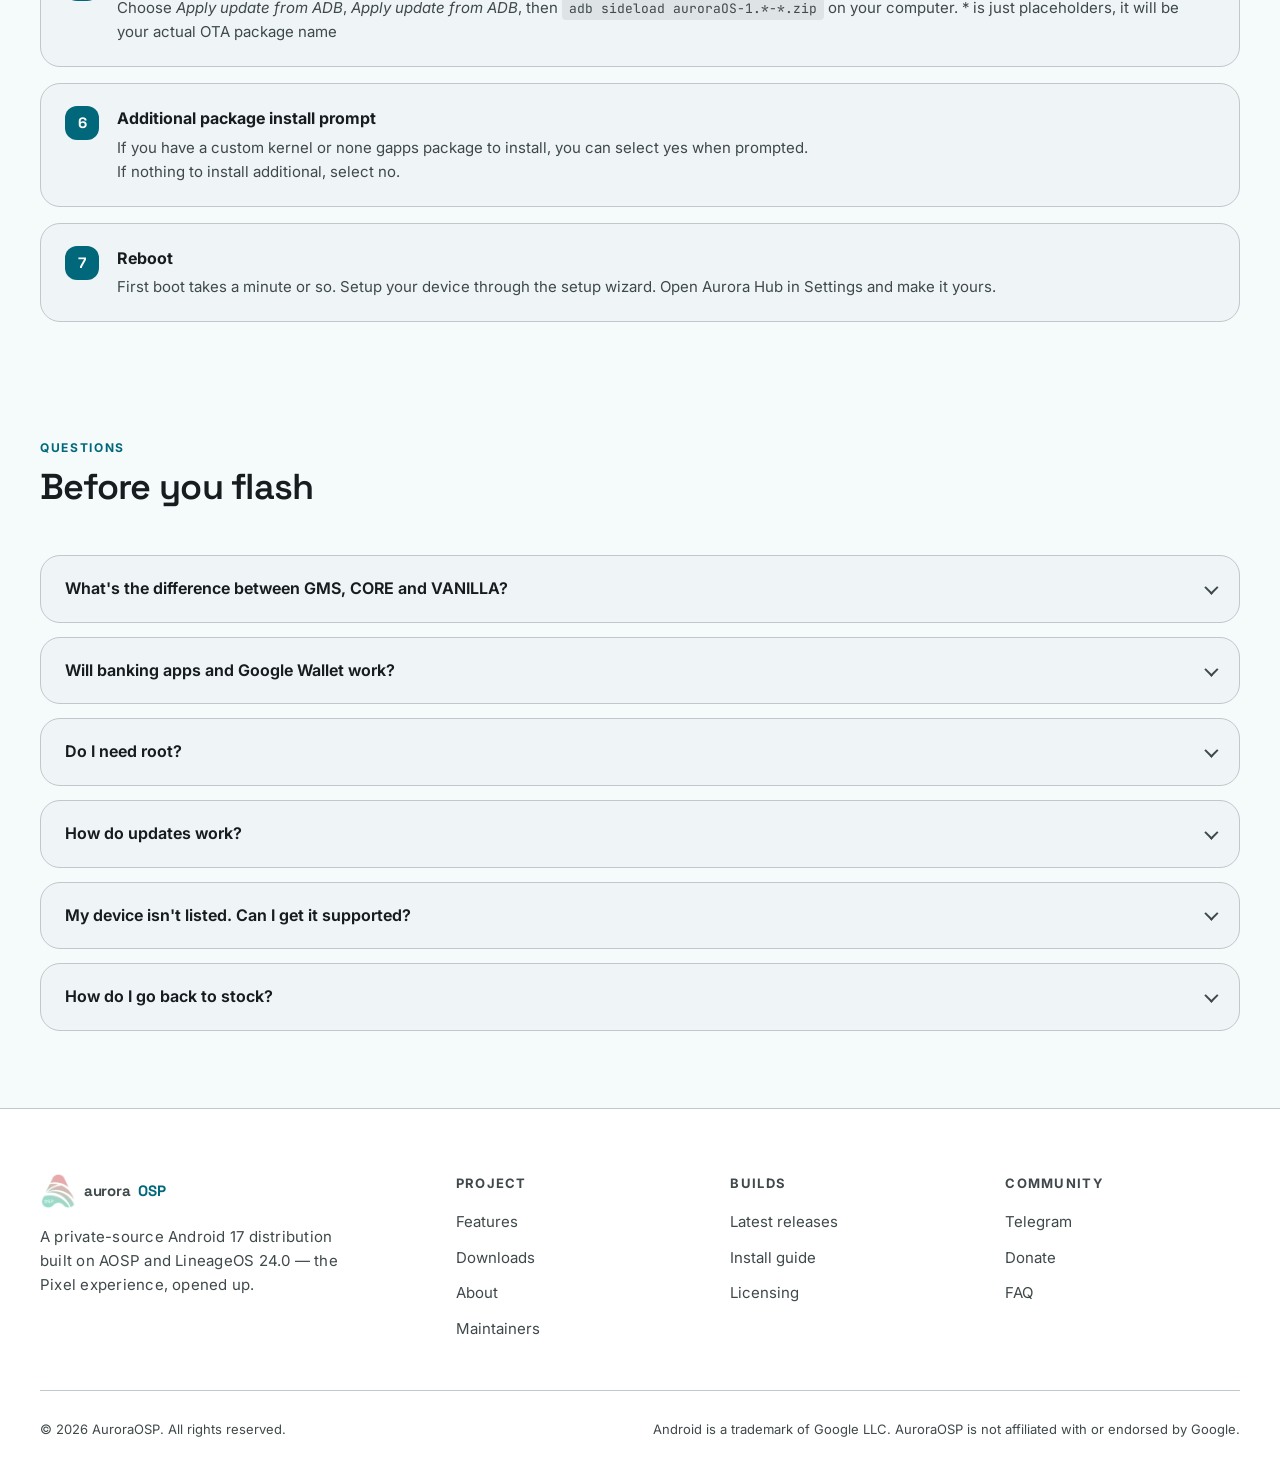
<file: downloads.html>
<!DOCTYPE html>
<html lang="en">
<head>
  <meta charset="UTF-8">
  <meta name="viewport" content="width=device-width, initial-scale=1">
  <meta name="theme-color" content="#0c1416" media="(prefers-color-scheme: dark)">
  <meta name="theme-color" content="#f5fafb" media="(prefers-color-scheme: light)">
  <link rel="preconnect" href="https://fonts.googleapis.com">
  <link rel="preconnect" href="https://fonts.gstatic.com" crossorigin>
  <link rel="stylesheet" href="https://fonts.googleapis.com/css2?family=Inter:wght@400;500;600;700&family=Space+Grotesk:wght@500;600;700&family=JetBrains+Mono:wght@400;500&display=swap">
  <link rel="stylesheet" href="assets/css/m3.css">
  <link rel="stylesheet" href="assets/css/style.css">
  <link rel="icon" href="assets/img/favicon.png" type="image/png" sizes="128x128">
  <link rel="apple-touch-icon" href="assets/img/logo-512.png">
  <script>
    /* Runs before first paint: marks scripting available (so scroll-reveal can
       hide elements without stranding no-JS visitors) and applies the stored
       theme so the page never flashes the wrong one. */
    (function () {
      var r = document.documentElement;
      r.classList.add('js');
      try {
        var t = localStorage.getItem('aurora-theme');
        if (t === 'light' || t === 'dark') r.setAttribute('data-theme', t);
      } catch (e) {}
    })();
  </script>
  <title>Downloads — AuroraOSP</title>
  <meta name="description" content="Download AuroraOSP for Pixel 9, 9 Pro, 9 Pro XL, 9a, Pixel 10, 10 Pro, 10 Pro XL, 10a and Motorola Edge (2020), in GMS, CORE or VANILLA flavours, with a step-by-step install guide.">
  <meta property="og:type" content="website">
  <meta property="og:title" content="Downloads — AuroraOSP">
  <meta property="og:description" content="Download AuroraOSP for Pixel 9, 9 Pro, 9 Pro XL, 9a, Pixel 10, 10 Pro, 10 Pro XL, 10a and Motorola Edge (2020), in GMS, CORE or VANILLA flavours, with a step-by-step install guide.">
  <meta property="og:site_name" content="AuroraOSP">
  <meta property="og:image" content="assets/img/logo-512.png">
  <meta name="twitter:card" content="summary_large_image">
</head>
<body>

  <a class="visually-hidden" href="#main">Skip to content</a>

  <header class="appbar">
    <div class="wrap appbar__inner">
      <a class="brand" href="index.html">
        <img class="brand__mark" src="assets/img/logo.png" width="320" height="320"
             alt="" decoding="async">
        aurora<em>OSP</em>
      </a>

      <nav class="nav" id="primary-nav" aria-label="Primary">
        <a href="index.html">Home</a>
        <a href="features.html">Features</a>
        <a href="downloads.html" aria-current="page">Downloads</a>
        <a href="about.html">About</a>
      </nav>

      <button class="icon-btn" data-theme-toggle type="button" aria-label="Toggle theme">
        <svg data-icon="sun" viewBox="0 0 24 24" fill="none" stroke="currentColor" stroke-width="2" stroke-linecap="round" aria-hidden="true" hidden>
          <circle cx="12" cy="12" r="4"/><path d="M12 2v2m0 16v2M4.9 4.9l1.4 1.4m11.4 11.4 1.4 1.4M2 12h2m16 0h2M4.9 19.1l1.4-1.4M17.7 6.3l1.4-1.4"/>
        </svg>
        <svg data-icon="moon" viewBox="0 0 24 24" fill="none" stroke="currentColor" stroke-width="2" stroke-linecap="round" stroke-linejoin="round" aria-hidden="true">
          <path d="M21 12.8A9 9 0 1 1 11.2 3a7 7 0 0 0 9.8 9.8Z"/>
        </svg>
      </button>

      <a class="btn btn--filled btn--sm appbar__cta" href="downloads.html">Get AuroraOSP</a>

      <button class="icon-btn nav-toggle" data-nav-toggle type="button" aria-expanded="false" aria-controls="primary-nav" aria-label="Toggle navigation">
        <svg viewBox="0 0 24 24" fill="none" stroke="currentColor" stroke-width="2" stroke-linecap="round" aria-hidden="true">
          <path d="M4 7h16M4 12h16M4 17h16"/>
        </svg>
      </button>
    </div>
  </header>

  <main id="main">

    <section class="hero" style="padding-bottom:2rem">
      <div class="wrap">
        <p class="overline">Downloads</p>
        <h1 class="display-md" style="margin:.75rem 0 1.25rem;max-width:16ch">
          Pick a device, <span class="grad">pick a build.</span>
        </h1>
        <p class="body-lg" style="max-width:58ch;color:var(--md-on-surface-variant)">
          AuroraOSP currently runs Android 17. Releases ship in three flavours: <b>GMS</b> with the full
          Google stack, <b>CORE</b> with a minimal set, and <b>VANILLA</b> with none of it. Same
          Aurora features in each.
        </p>
      </div>
    </section>

    <section class="section" style="padding-top:0">
      <div class="wrap">

        <div class="dl-toolbar">
          <label class="search">
            <span class="visually-hidden">Search devices</span>
            <svg viewBox="0 0 24 24" fill="none" stroke="currentColor" stroke-width="2" stroke-linecap="round" aria-hidden="true">
              <circle cx="11" cy="11" r="7"/><path d="m20 20-3.5-3.5"/>
            </svg>
            <input type="search" id="device-search" placeholder="Search by name or codename…" autocomplete="off">
          </label>

          <div class="chip-row" role="group" aria-label="Filter by availability">
            <button class="chip chip--filter" type="button" data-filter="all" aria-pressed="true">All</button>
            <button class="chip chip--filter" type="button" data-filter="available" aria-pressed="false">Available now</button>
            <button class="chip chip--filter" type="button" data-filter="soon" aria-pressed="false">Coming soon</button>
          </div>
        </div>

        <p class="body-sm" id="device-count" style="color:var(--md-on-surface-variant);margin-bottom:1.25rem" aria-live="polite">Loading devices…</p>

        <div class="grid grid--3" id="device-grid">
          <div class="dl-empty" style="grid-column:1/-1"><p class="body-md">Loading device list…</p></div>
        </div>

        <div class="notice" style="margin-top:2.5rem" data-reveal>
          <svg viewBox="0 0 24 24" fill="none" stroke="currentColor" stroke-width="2" stroke-linecap="round" stroke-linejoin="round" aria-hidden="true">
            <path d="M12 9v4m0 4h.01M10.3 3.9 1.8 18a2 2 0 0 0 1.7 3h17a2 2 0 0 0 1.7-3L13.7 3.9a2 2 0 0 0-3.4 0Z"/>
          </svg>
          <div>
            <b>Flashing a custom ROM wipes your device and can brick it.</b>
            <p>
              Unlocking the bootloader erases all user data and may void your warranty. Back up
              first, make sure you're on the firmware version the build targets, and read your
              device's thread before you start. You do this at your own risk.
            </p>
          </div>
        </div>
      </div>
    </section>

    <!-- ============================================ INSTALL -->
    <section class="section" id="install" style="padding-top:0">
      <div class="wrap">
        <div class="section__head" data-reveal>
          <p class="overline">Installation</p>
          <h2 class="headline-lg">Flashing AuroraOSP</h2>
          <p class="body-lg">
            A clean install from stock instructions below. If you're already on AuroraOSP, an OTA through
            Updater is all you need.
          </p>
        </div>

        <ol class="steps">
          <li data-reveal><div>
            <b>Unlock the bootloader</b>
            <p>Enable Developer options, turn on OEM unlocking and USB debugging, then run in terminal
            <code>adb reboot bootloader</code>, once in fasboot, in terminal run
            <code>fastboot flashing unlock</code>. This wipes the device.</p>
          </div></li>
          <li data-reveal><div>
            <b>Update to the required stock firmware</b>
            <p>Flash the Android 17 stock build your device's AuroraOSP release targets, so the
            vendor, bootloader and radio partitions match.</p>
          </div></li>
          <li data-reveal><div>
            <b>Flash the recovery image</b>
            <p>Run
            <code>flash.sh</code> if on Linux/macOS or
            <code>flash.bat</code> if on Windows
            from the extracted auroraOS_'device codename'-fastboot-'build date'.zip for the recovery
            image shipped with our current or previous build, your device will automatically boot into recovery.</p>
          </div></li>
          <li data-reveal><div>
            <b>Factory reset</b>
            <p>Format data from recovery. Coming from another ROM without this step is the most
            common cause of a bootloop.</p>
          </div></li>
          <li data-reveal><div>
            <b>Sideload the package</b>
            <p>Choose <em>Apply update from ADB</em>, <em>Apply update from ADB</em>, then <code>adb sideload auroraOS-1.*-*.zip</code>
            on your computer. * is just placeholders, it will be your actual OTA package name</p>
          </div></li>
          <li data-reveal><div>
            <b>Additional package install prompt</b>
            <p>If you have a custom kernel or none gapps package to install, you can select yes when prompted.</p>
            <p>If nothing to install additional, select no.</p>
          </div></li>
          <li data-reveal><div>
            <b>Reboot</b>
            <p>First boot takes a minute or so. Setup your device through the setup wizard.
            Open Aurora Hub in Settings and make it yours.</p>
          </div></li>
        </ol>
      </div>
    </section>

    <!-- ============================================ FAQ -->
    <section class="section section--tight" id="faq" style="padding-top:0">
      <div class="wrap">
        <div class="section__head" data-reveal>
          <p class="overline">Questions</p>
          <h2 class="headline-lg">Before you flash</h2>
        </div>

        <div class="faq">
          <details data-reveal>
            <summary>What's the difference between GMS, CORE and VANILLA?</summary>
            <div class="faq__body">
              GMS builds include Google Play services, the Play Store and the Pixel app stack —
              Now Playing, Columbus Quick Tap, Adaptive Charging and so on. CORE trims that to a
              minimal Google set. VANILLA ships none of it, so you can add microG or nothing at all. Every
              Aurora feature is present in all three; only the Google components differ, and you
              can't switch between them without a clean flash. GMS builds are published first —
              CORE and VANILLA follow.
            </div>
          </details>

          <details data-reveal>
            <summary>Will banking apps and Google Wallet work?</summary>
            <div class="faq__body">
              AuroraOSP ships Play Integrity Fix and TrickyStore, which together pass BASIC and
              DEVICE integrity on supported devices. STRONG integrity needs a valid keybox, which you
              supply yourself — Aurora checks it against Google's revocation list on import and will
              tell you if it's revoked rather than letting you wonder why attestation fails. Some
              banking apps add their own root and bootloader checks on top.
            </div>
          </details>

          <details data-reveal>
            <summary>Do I need root?</summary>
            <div class="faq__body">
              No. Everything in Aurora Hub — theming, Quick Settings layout, the Now Bar, per-app
              spoofing, Play Integrity Fix and TrickyStore — works without root. If you do want root,
              KernelSU and Magisk are both known to work; installing either is on you.
            </div>
          </details>

          <details data-reveal>
            <summary>How do updates work?</summary>
            <div class="faq__body">
              Builds ship with an OTA updater that checks the official release channel. Updates
              are seamless A/B where the device supports it, so you keep your data and reboot once.
              A dirty flash between minor versions is fine; major version bumps are announced with
              whatever clean-flash requirement applies.
            </div>
          </details>

          <details data-reveal>
            <summary>My device isn't listed. Can I get it supported?</summary>
            <div class="faq__body">
              Apply for maintainorship and you will gain access to our source.
              — Aurora's source is private, so there is no manifest to sync against publicly.
              Device support is official added once maintainer qualifies. If you want your device covered, or you
              maintain a device tree and would like to bring it in, get in touch on Telegram;
              support means an OTA channel and a listing on this page.
            </div>
          </details>

          <details data-reveal>
            <summary>How do I go back to stock?</summary>
            <div class="faq__body">
              Download your device's stock factory image from the manufacturer and flash it with
              their tool or <code>fastboot</code>. Relocking the bootloader afterwards requires a
              fully stock, signed image on every partition — relocking on anything else will brick
              the device.
            </div>
          </details>
        </div>
      </div>
    </section>

  </main>

  <footer class="footer">
    <div class="wrap">
      <div class="footer__grid">
        <div>
          <a class="brand" href="index.html" style="margin-bottom:1rem">
            <img class="brand__mark" src="assets/img/logo.png" width="320" height="320"
                 alt="" decoding="async" loading="lazy">
            aurora<em>OSP</em>
          </a>
          <p class="body-md" style="color:var(--md-on-surface-variant);max-width:34ch">
            A private-source Android 17 distribution built on AOSP and LineageOS 24.0 — the Pixel experience, opened up.
          </p>
        </div>

        <div>
          <h4>Project</h4>
          <ul>
            <li><a href="features.html">Features</a></li>
            <li><a href="downloads.html">Downloads</a></li>
            <li><a href="about.html">About</a></li>
            <li><a href="about.html#team">Maintainers</a></li>
          </ul>
        </div>

        <div>
          <h4>Builds</h4>
          <ul>
            <li><a href="downloads.html">Latest releases</a></li>
            <li><a href="downloads.html#install">Install guide</a></li>
            <li><a href="about.html#license">Licensing</a></li>
          </ul>
        </div>

        <div>
          <h4>Community</h4>
          <ul>
            <li><a href="https://t.me/auroraOSP" rel="noopener">Telegram</a></li>
            <li><a href="https://www.paypal.me/niv268" rel="noopener">Donate</a></li>
            <li><a href="downloads.html#faq">FAQ</a></li>
          </ul>
        </div>
      </div>

      <div class="footer__base">
        <p>&copy; <span data-year>2026</span> AuroraOSP. All rights reserved.</p>
        <p>Android is a trademark of Google LLC. AuroraOSP is not affiliated with or endorsed by Google.</p>
      </div>
    </div>
  </footer>

  <script src="assets/js/main.js"></script>

</body>
</html>
</file>
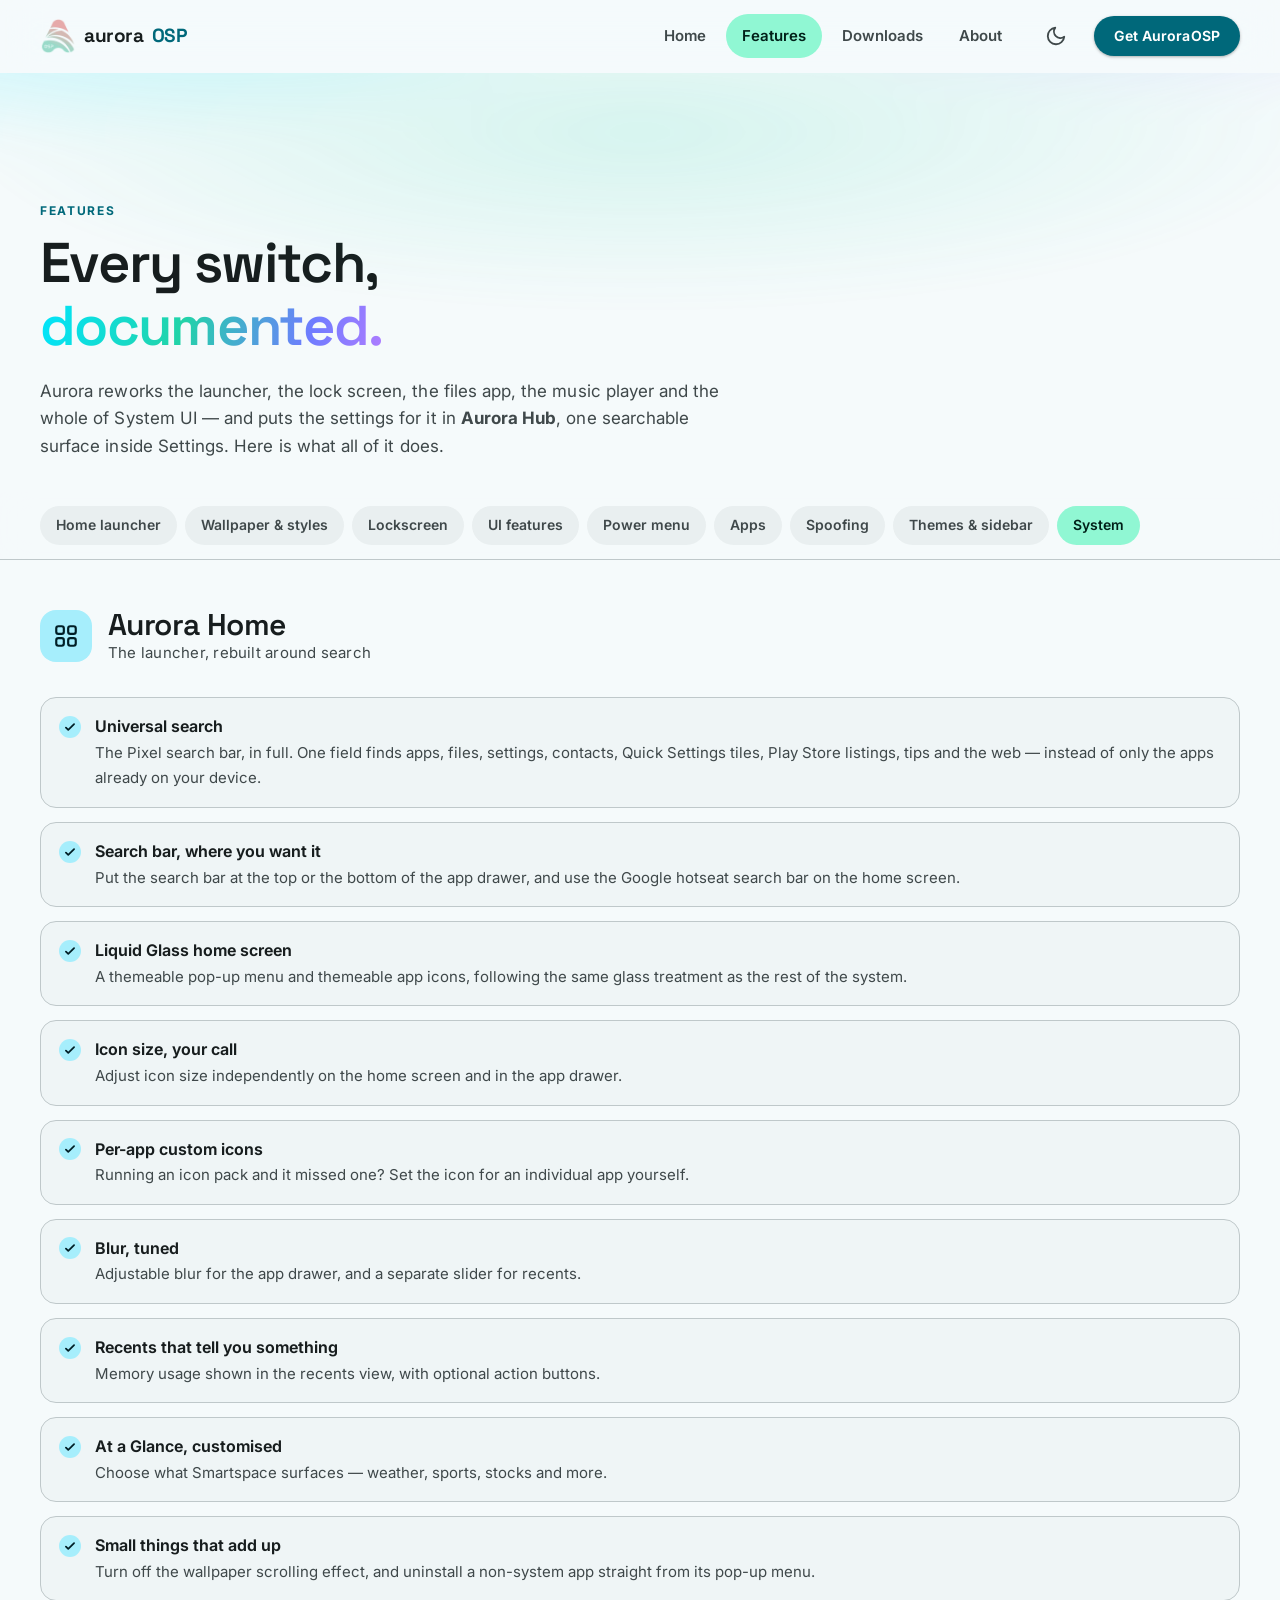
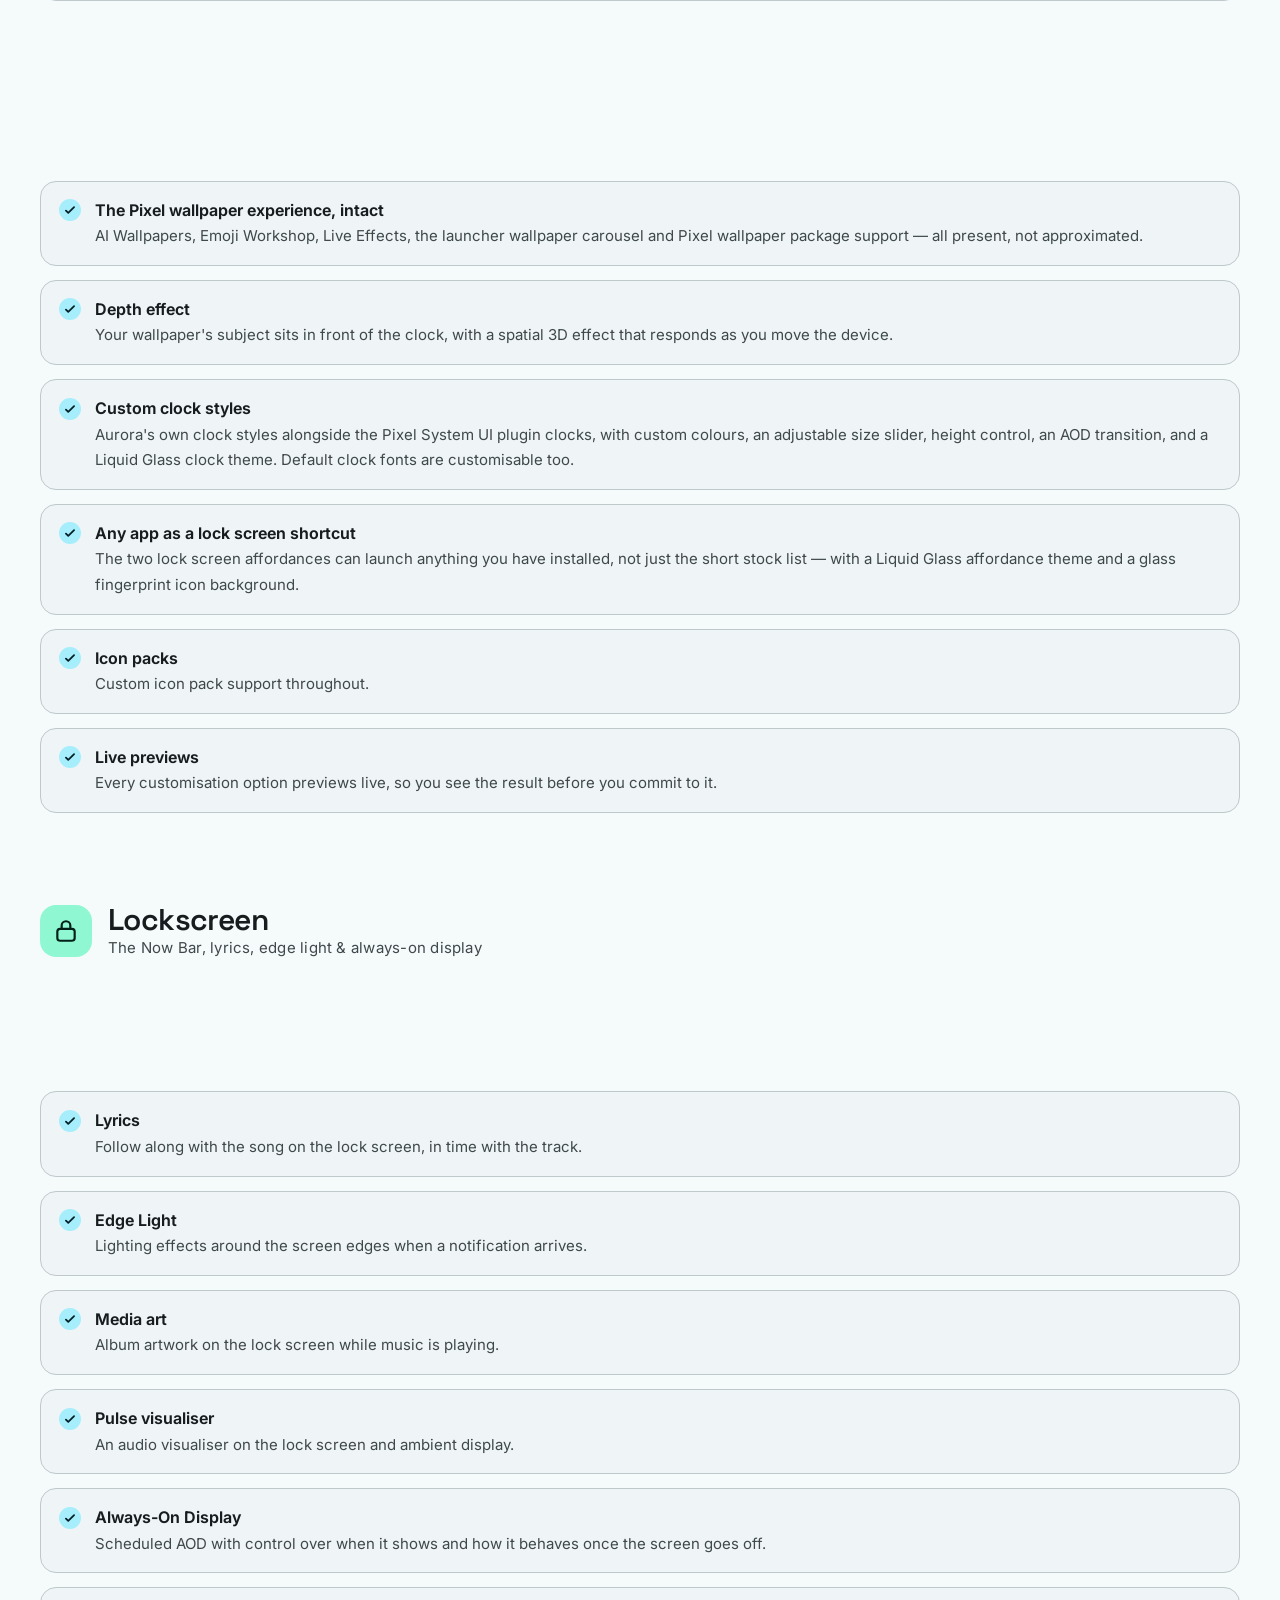
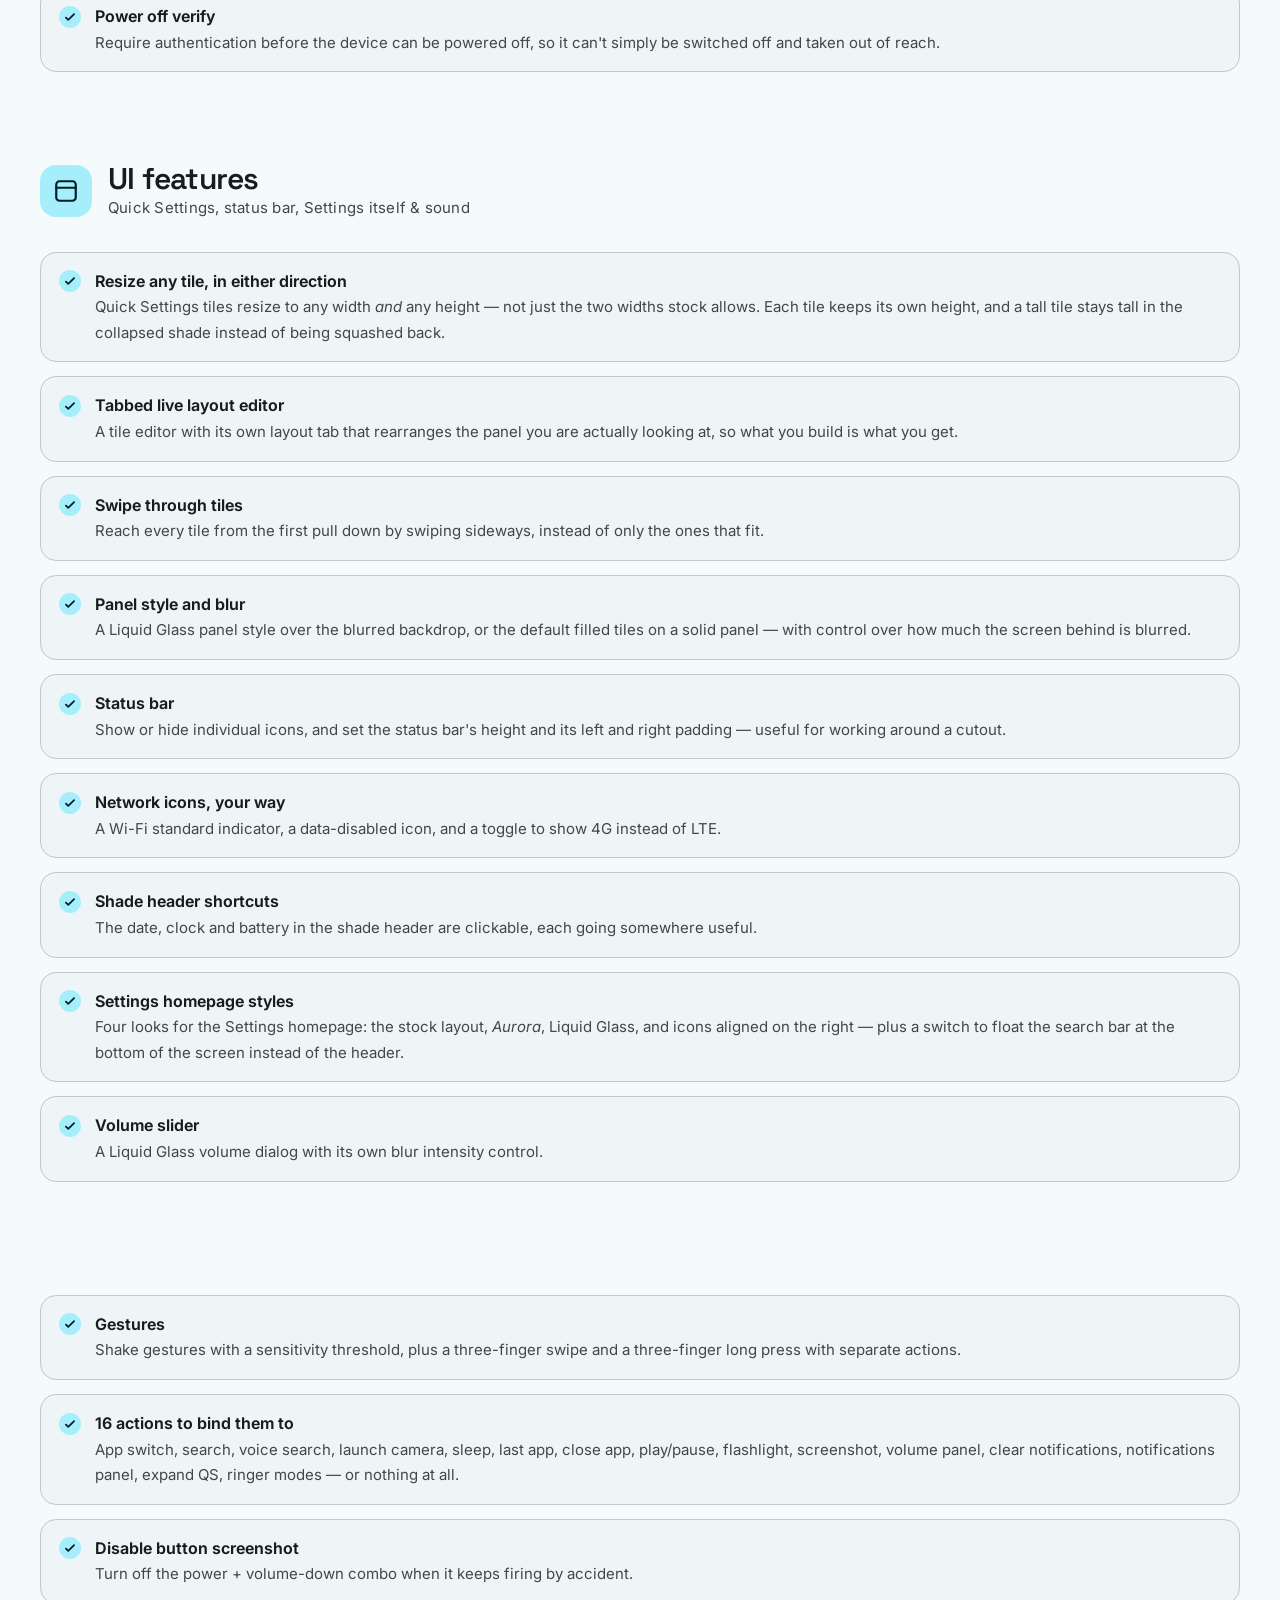
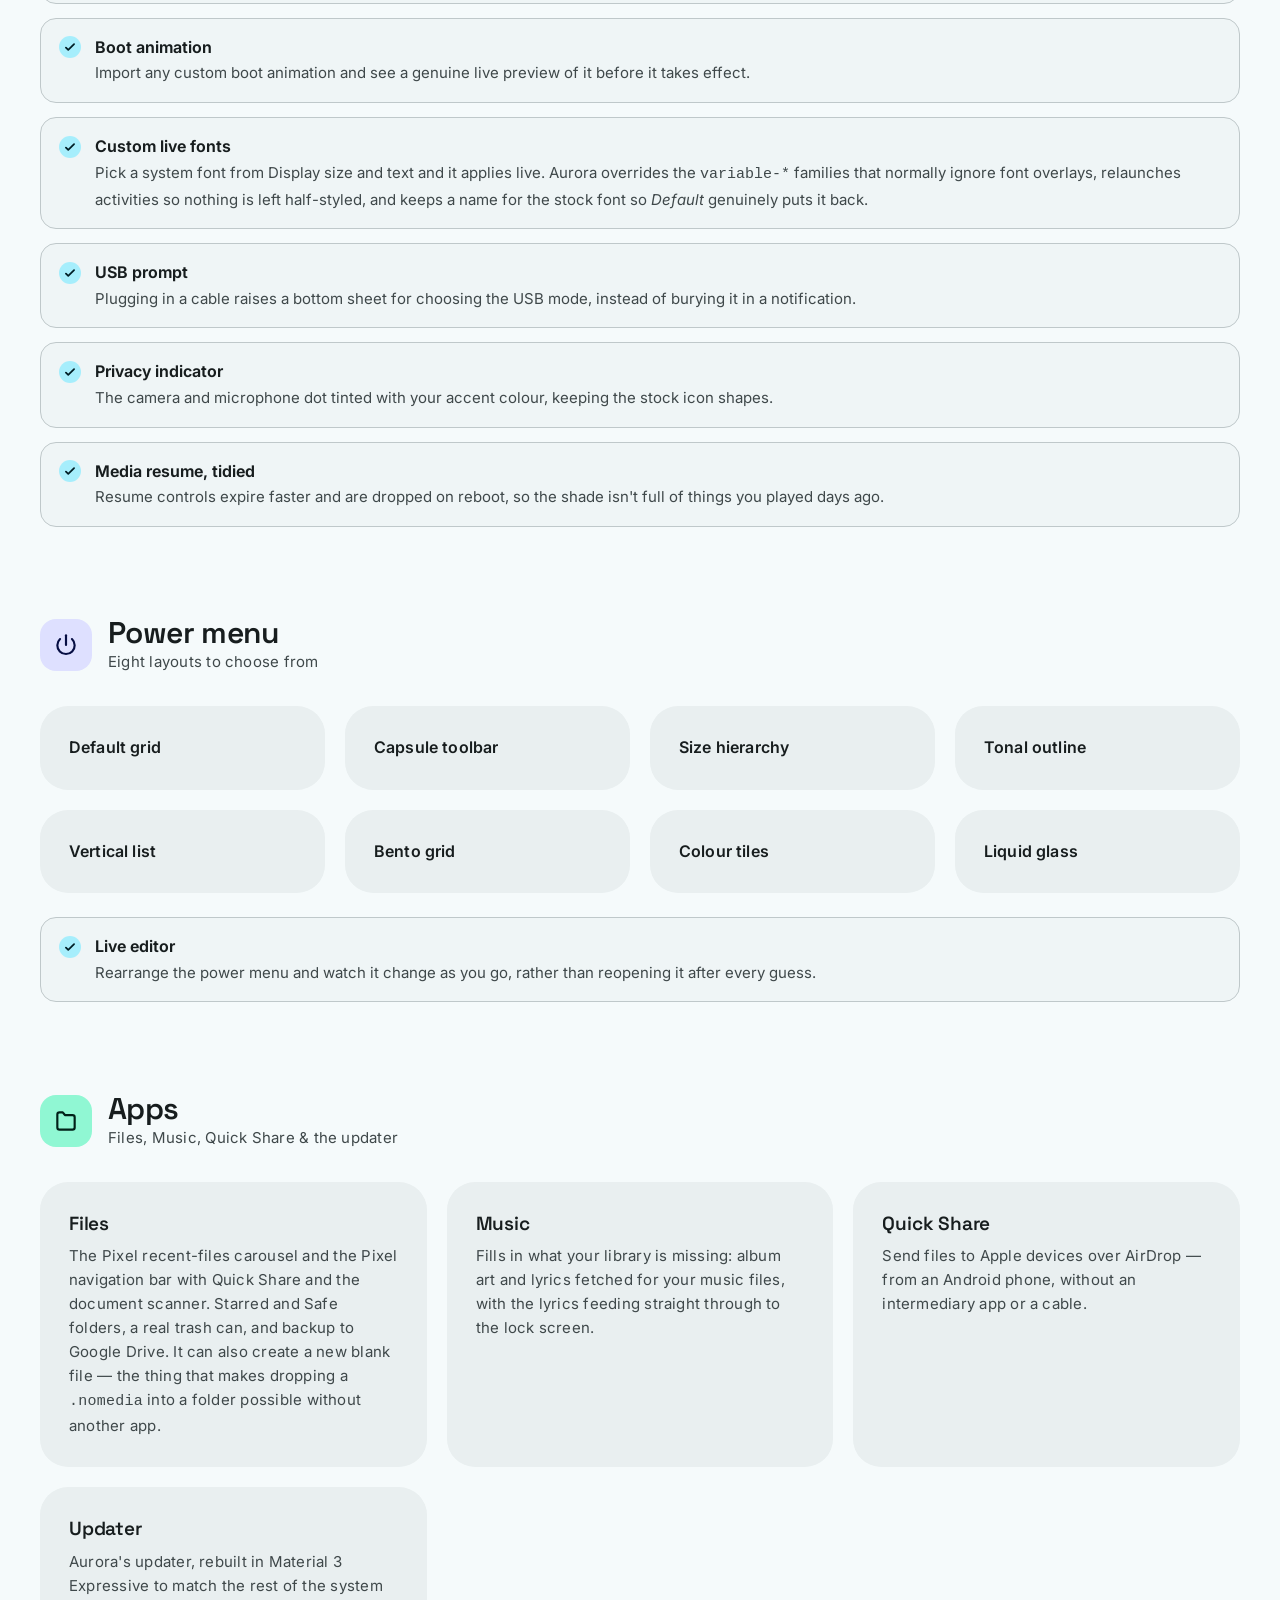
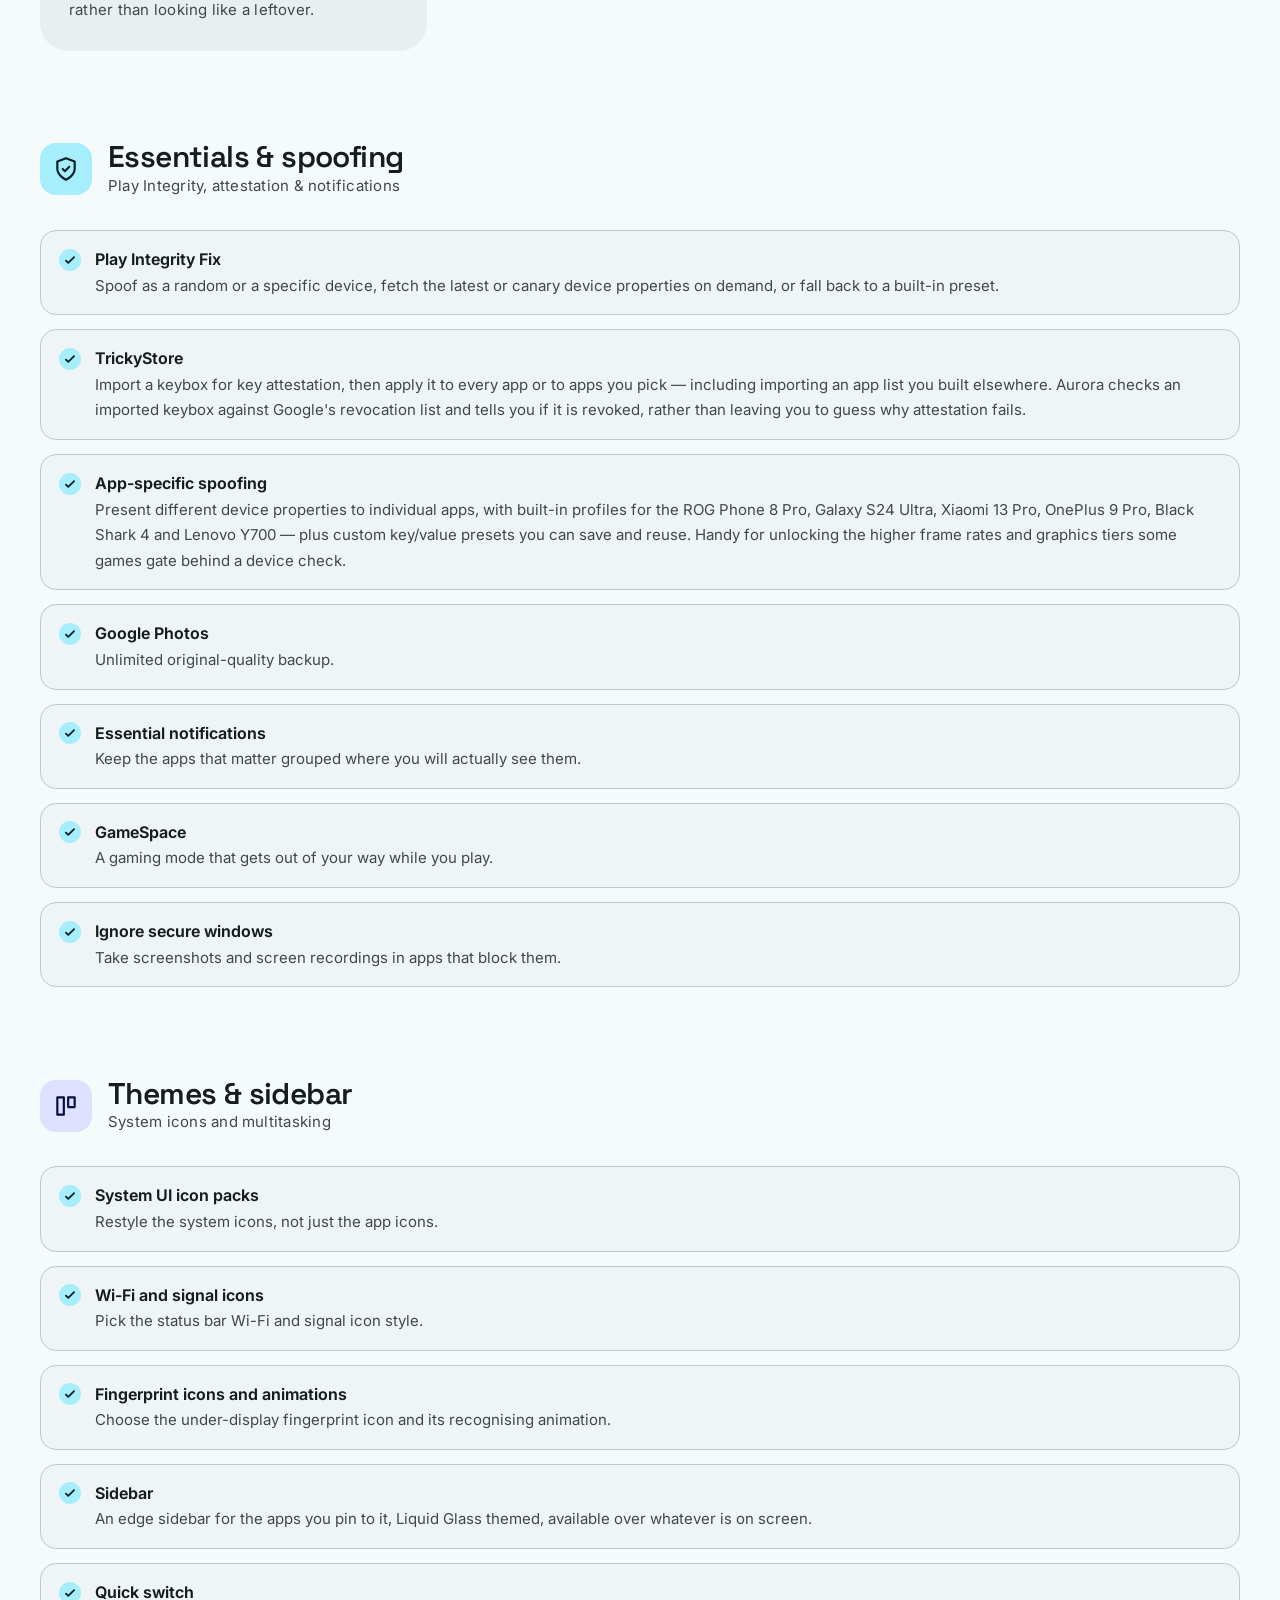
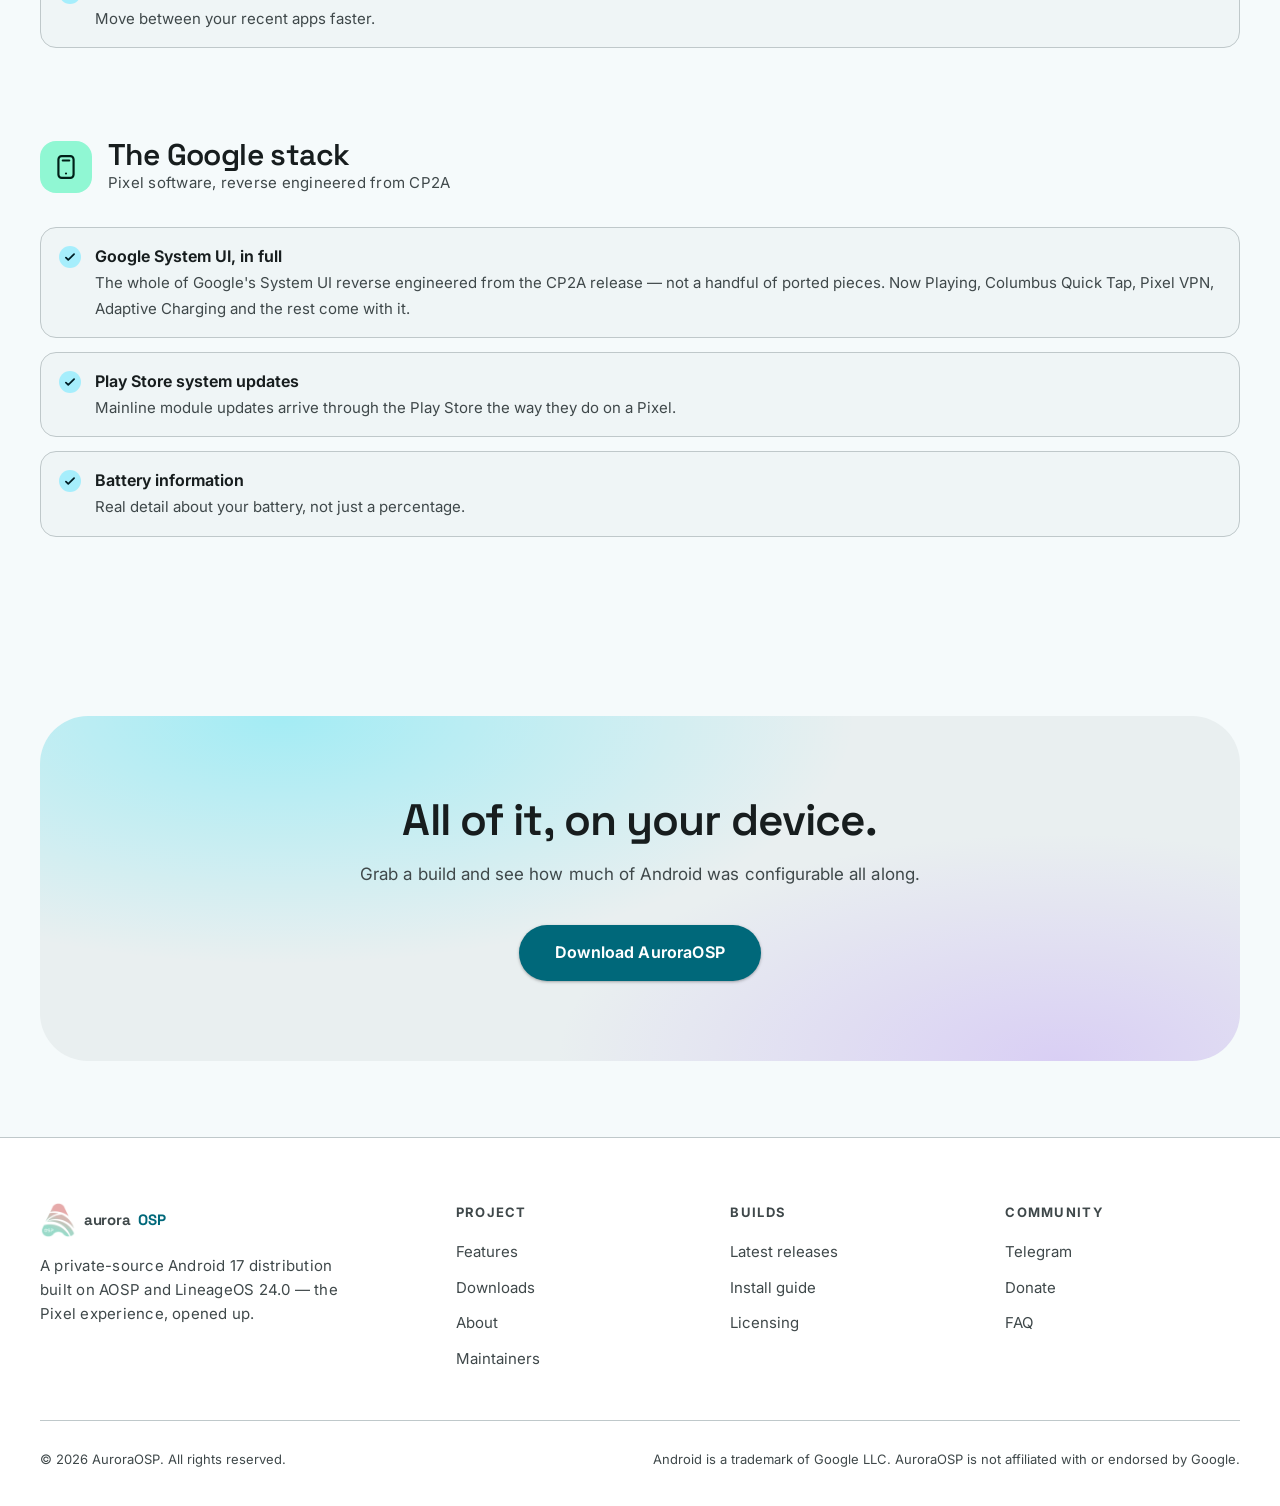
<file: features.html>
<!DOCTYPE html>
<html lang="en">
<head>
  <meta charset="UTF-8">
  <meta name="viewport" content="width=device-width, initial-scale=1">
  <meta name="theme-color" content="#0c1416" media="(prefers-color-scheme: dark)">
  <meta name="theme-color" content="#f5fafb" media="(prefers-color-scheme: light)">
  <link rel="preconnect" href="https://fonts.googleapis.com">
  <link rel="preconnect" href="https://fonts.gstatic.com" crossorigin>
  <link rel="stylesheet" href="https://fonts.googleapis.com/css2?family=Inter:wght@400;500;600;700&family=Space+Grotesk:wght@500;600;700&family=JetBrains+Mono:wght@400;500&display=swap">
  <link rel="stylesheet" href="assets/css/m3.css">
  <link rel="stylesheet" href="assets/css/style.css">
  <link rel="icon" href="assets/img/favicon.png" type="image/png" sizes="128x128">
  <link rel="apple-touch-icon" href="assets/img/logo-512.png">
  <script>
    /* Runs before first paint: marks scripting available (so scroll-reveal can
       hide elements without stranding no-JS visitors) and applies the stored
       theme so the page never flashes the wrong one. */
    (function () {
      var r = document.documentElement;
      r.classList.add('js');
      try {
        var t = localStorage.getItem('aurora-theme');
        if (t === 'light' || t === 'dark') r.setAttribute('data-theme', t);
      } catch (e) {}
    })();
  </script>
  <title>Features — AuroraOSP</title>
  <meta name="description" content="Every AuroraOSP feature: universal launcher search, the Now Bar, Liquid Glass, Quick Settings tiles resizable in both axes, Pixel wallpaper and clock customisation, AirDrop via Quick Share, eight power menu styles, Play Integrity Fix and TrickyStore.">
  <meta property="og:type" content="website">
  <meta property="og:title" content="Features — AuroraOSP">
  <meta property="og:description" content="Every AuroraOSP feature: universal launcher search, the Now Bar, Liquid Glass, Quick Settings tiles resizable in both axes, Pixel wallpaper and clock customisation, AirDrop via Quick Share, eight power menu styles, Play Integrity Fix and TrickyStore.">
  <meta property="og:site_name" content="AuroraOSP">
  <meta property="og:image" content="assets/img/logo-512.png">
  <meta name="twitter:card" content="summary_large_image">
</head>
<body>

  <a class="visually-hidden" href="#main">Skip to content</a>

  <header class="appbar">
    <div class="wrap appbar__inner">
      <a class="brand" href="index.html">
        <img class="brand__mark" src="assets/img/logo.png" width="320" height="320"
             alt="" decoding="async">
        aurora<em>OSP</em>
      </a>

      <nav class="nav" id="primary-nav" aria-label="Primary">
        <a href="index.html">Home</a>
        <a href="features.html" aria-current="page">Features</a>
        <a href="downloads.html">Downloads</a>
        <a href="about.html">About</a>
      </nav>

      <button class="icon-btn" data-theme-toggle type="button" aria-label="Toggle theme">
        <svg data-icon="sun" viewBox="0 0 24 24" fill="none" stroke="currentColor" stroke-width="2" stroke-linecap="round" aria-hidden="true" hidden>
          <circle cx="12" cy="12" r="4"/><path d="M12 2v2m0 16v2M4.9 4.9l1.4 1.4m11.4 11.4 1.4 1.4M2 12h2m16 0h2M4.9 19.1l1.4-1.4M17.7 6.3l1.4-1.4"/>
        </svg>
        <svg data-icon="moon" viewBox="0 0 24 24" fill="none" stroke="currentColor" stroke-width="2" stroke-linecap="round" stroke-linejoin="round" aria-hidden="true">
          <path d="M21 12.8A9 9 0 1 1 11.2 3a7 7 0 0 0 9.8 9.8Z"/>
        </svg>
      </button>

      <a class="btn btn--filled btn--sm appbar__cta" href="downloads.html">Get AuroraOSP</a>

      <button class="icon-btn nav-toggle" data-nav-toggle type="button" aria-expanded="false" aria-controls="primary-nav" aria-label="Toggle navigation">
        <svg viewBox="0 0 24 24" fill="none" stroke="currentColor" stroke-width="2" stroke-linecap="round" aria-hidden="true">
          <path d="M4 7h16M4 12h16M4 17h16"/>
        </svg>
      </button>
    </div>
  </header>

  <main id="main">

    <section class="hero" style="padding-bottom:2rem">
      <div class="wrap">
        <p class="overline">Features</p>
        <h1 class="display-md" style="margin:.75rem 0 1.25rem;max-width:18ch">
          Every switch, <span class="grad">documented.</span>
        </h1>
        <p class="body-lg" style="max-width:62ch;color:var(--md-on-surface-variant)">
          Aurora reworks the launcher, the lock screen, the files app, the music player and the
          whole of System UI — and puts the settings for it in <b>Aurora Hub</b>, one searchable
          surface inside Settings. Here is what all of it does.
        </p>
      </div>
    </section>

    <nav class="subnav" aria-label="Feature categories">
      <div class="wrap subnav__scroll">
        <a href="#launcher">Home launcher</a>
        <a href="#styles">Wallpaper &amp; styles</a>
        <a href="#lockscreen">Lockscreen</a>
        <a href="#ui">UI features</a>
        <a href="#powermenu">Power menu</a>
        <a href="#apps">Apps</a>
        <a href="#spoofing">Spoofing</a>
        <a href="#themes">Themes &amp; sidebar</a>
        <a href="#system">System</a>
      </div>
    </nav>

    <div class="wrap" style="padding-bottom:clamp(4rem,8vw,7rem)">

      <!-- ============================================ LAUNCHER -->
      <section class="cat" id="launcher">
        <div class="cat__head" data-reveal>
          <div class="feature__icon">
            <svg viewBox="0 0 24 24" fill="none" stroke="currentColor" stroke-width="2" stroke-linecap="round" stroke-linejoin="round" aria-hidden="true">
              <rect x="3" y="3" width="7" height="7" rx="2"/><rect x="14" y="3" width="7" height="7" rx="2"/><rect x="3" y="14" width="7" height="7" rx="2"/><rect x="14" y="14" width="7" height="7" rx="2"/>
            </svg>
          </div>
          <div>
            <h2 class="headline-md">Aurora Home</h2>
            <p class="body-md" style="color:var(--md-on-surface-variant)">The launcher, rebuilt around search</p>
          </div>
        </div>

        <ul class="speclist">
          <li data-reveal><span class="tick"><svg viewBox="0 0 24 24" fill="none" stroke="currentColor" stroke-width="3" stroke-linecap="round" stroke-linejoin="round" aria-hidden="true"><path d="m5 13 4 4L19 7"/></svg></span><div>
            <b>Universal search</b>
            <span>The Pixel search bar, in full. One field finds apps, files, settings, contacts,
            Quick Settings tiles, Play Store listings, tips and the web — instead of only the apps
            already on your device.</span>
          </div></li>
          <li data-reveal><span class="tick"><svg viewBox="0 0 24 24" fill="none" stroke="currentColor" stroke-width="3" stroke-linecap="round" stroke-linejoin="round" aria-hidden="true"><path d="m5 13 4 4L19 7"/></svg></span><div>
            <b>Search bar, where you want it</b>
            <span>Put the search bar at the top or the bottom of the app drawer, and use the Google
            hotseat search bar on the home screen.</span>
          </div></li>
          <li data-reveal><span class="tick"><svg viewBox="0 0 24 24" fill="none" stroke="currentColor" stroke-width="3" stroke-linecap="round" stroke-linejoin="round" aria-hidden="true"><path d="m5 13 4 4L19 7"/></svg></span><div>
            <b>Liquid Glass home screen</b>
            <span>A themeable pop-up menu and themeable app icons, following the same glass
            treatment as the rest of the system.</span>
          </div></li>
          <li data-reveal><span class="tick"><svg viewBox="0 0 24 24" fill="none" stroke="currentColor" stroke-width="3" stroke-linecap="round" stroke-linejoin="round" aria-hidden="true"><path d="m5 13 4 4L19 7"/></svg></span><div>
            <b>Icon size, your call</b>
            <span>Adjust icon size independently on the home screen and in the app drawer.</span>
          </div></li>
          <li data-reveal><span class="tick"><svg viewBox="0 0 24 24" fill="none" stroke="currentColor" stroke-width="3" stroke-linecap="round" stroke-linejoin="round" aria-hidden="true"><path d="m5 13 4 4L19 7"/></svg></span><div>
            <b>Per-app custom icons</b>
            <span>Running an icon pack and it missed one? Set the icon for an individual app
            yourself.</span>
          </div></li>
          <li data-reveal><span class="tick"><svg viewBox="0 0 24 24" fill="none" stroke="currentColor" stroke-width="3" stroke-linecap="round" stroke-linejoin="round" aria-hidden="true"><path d="m5 13 4 4L19 7"/></svg></span><div>
            <b>Blur, tuned</b>
            <span>Adjustable blur for the app drawer, and a separate slider for recents.</span>
          </div></li>
          <li data-reveal><span class="tick"><svg viewBox="0 0 24 24" fill="none" stroke="currentColor" stroke-width="3" stroke-linecap="round" stroke-linejoin="round" aria-hidden="true"><path d="m5 13 4 4L19 7"/></svg></span><div>
            <b>Recents that tell you something</b>
            <span>Memory usage shown in the recents view, with optional action buttons.</span>
          </div></li>
          <li data-reveal><span class="tick"><svg viewBox="0 0 24 24" fill="none" stroke="currentColor" stroke-width="3" stroke-linecap="round" stroke-linejoin="round" aria-hidden="true"><path d="m5 13 4 4L19 7"/></svg></span><div>
            <b>At a Glance, customised</b>
            <span>Choose what Smartspace surfaces — weather, sports, stocks and more.</span>
          </div></li>
          <li data-reveal><span class="tick"><svg viewBox="0 0 24 24" fill="none" stroke="currentColor" stroke-width="3" stroke-linecap="round" stroke-linejoin="round" aria-hidden="true"><path d="m5 13 4 4L19 7"/></svg></span><div>
            <b>Small things that add up</b>
            <span>Turn off the wallpaper scrolling effect, and uninstall a non-system app straight
            from its pop-up menu.</span>
          </div></li>
        </ul>
      </section>

      <!-- ============================================ WALLPAPER & STYLES -->
      <section class="cat" id="styles">
        <div class="cat__head" data-reveal>
          <div class="feature__icon feature__icon--t">
            <svg viewBox="0 0 24 24" fill="none" stroke="currentColor" stroke-width="2" stroke-linecap="round" stroke-linejoin="round" aria-hidden="true">
              <circle cx="12" cy="12" r="9"/><circle cx="9" cy="9.5" r="1.2" fill="currentColor" stroke="none"/><circle cx="15" cy="9.5" r="1.2" fill="currentColor" stroke="none"/><circle cx="9.5" cy="15" r="1.2" fill="currentColor" stroke="none"/>
            </svg>
          </div>
          <div>
            <h2 class="headline-md">Wallpaper &amp; style</h2>
            <p class="body-md" style="color:var(--md-on-surface-variant)">The full Pixel picker, plus Aurora's own clocks</p>
          </div>
        </div>

        <ul class="speclist">
          <li data-reveal><span class="tick"><svg viewBox="0 0 24 24" fill="none" stroke="currentColor" stroke-width="3" stroke-linecap="round" stroke-linejoin="round" aria-hidden="true"><path d="m5 13 4 4L19 7"/></svg></span><div>
            <b>The Pixel wallpaper experience, intact</b>
            <span>AI Wallpapers, Emoji Workshop, Live Effects, the launcher wallpaper carousel and
            Pixel wallpaper package support — all present, not approximated.</span>
          </div></li>
          <li data-reveal><span class="tick"><svg viewBox="0 0 24 24" fill="none" stroke="currentColor" stroke-width="3" stroke-linecap="round" stroke-linejoin="round" aria-hidden="true"><path d="m5 13 4 4L19 7"/></svg></span><div>
            <b>Depth effect</b>
            <span>Your wallpaper's subject sits in front of the clock, with a spatial 3D effect that
            responds as you move the device.</span>
          </div></li>
          <li data-reveal><span class="tick"><svg viewBox="0 0 24 24" fill="none" stroke="currentColor" stroke-width="3" stroke-linecap="round" stroke-linejoin="round" aria-hidden="true"><path d="m5 13 4 4L19 7"/></svg></span><div>
            <b>Custom clock styles</b>
            <span>Aurora's own clock styles alongside the Pixel System UI plugin clocks, with custom
            colours, an adjustable size slider, height control, an AOD transition, and a Liquid
            Glass clock theme. Default clock fonts are customisable too.</span>
          </div></li>
          <li data-reveal><span class="tick"><svg viewBox="0 0 24 24" fill="none" stroke="currentColor" stroke-width="3" stroke-linecap="round" stroke-linejoin="round" aria-hidden="true"><path d="m5 13 4 4L19 7"/></svg></span><div>
            <b>Any app as a lock screen shortcut</b>
            <span>The two lock screen affordances can launch anything you have installed, not just
            the short stock list — with a Liquid Glass affordance theme and a glass fingerprint
            icon background.</span>
          </div></li>
          <li data-reveal><span class="tick"><svg viewBox="0 0 24 24" fill="none" stroke="currentColor" stroke-width="3" stroke-linecap="round" stroke-linejoin="round" aria-hidden="true"><path d="m5 13 4 4L19 7"/></svg></span><div>
            <b>Icon packs</b>
            <span>Custom icon pack support throughout.</span>
          </div></li>
          <li data-reveal><span class="tick"><svg viewBox="0 0 24 24" fill="none" stroke="currentColor" stroke-width="3" stroke-linecap="round" stroke-linejoin="round" aria-hidden="true"><path d="m5 13 4 4L19 7"/></svg></span><div>
            <b>Live previews</b>
            <span>Every customisation option previews live, so you see the result before you commit
            to it.</span>
          </div></li>
        </ul>
      </section>

      <!-- ============================================ LOCKSCREEN -->
      <section class="cat" id="lockscreen">
        <div class="cat__head" data-reveal>
          <div class="feature__icon feature__icon--s">
            <svg viewBox="0 0 24 24" fill="none" stroke="currentColor" stroke-width="2" stroke-linecap="round" stroke-linejoin="round" aria-hidden="true">
              <rect x="4" y="10" width="16" height="11" rx="2.5"/><path d="M8 10V7a4 4 0 0 1 8 0v3"/>
            </svg>
          </div>
          <div>
            <h2 class="headline-md">Lockscreen</h2>
            <p class="body-md" style="color:var(--md-on-surface-variant)">The Now Bar, lyrics, edge light &amp; always-on display</p>
          </div>
        </div>

        <ul class="speclist">
          <li data-reveal><span class="tick"><svg viewBox="0 0 24 24" fill="none" stroke="currentColor" stroke-width="3" stroke-linecap="round" stroke-linejoin="round" aria-hidden="true"><path d="m5 13 4 4L19 7"/></svg></span><div>
            <b>Now Bar</b>
            <span>A live card on the lock screen for whatever is happening: music, active downloads,
            live sports scores, charging, the flashlight and more. Liquid Glass themed.</span>
          </div></li>
          <li data-reveal><span class="tick"><svg viewBox="0 0 24 24" fill="none" stroke="currentColor" stroke-width="3" stroke-linecap="round" stroke-linejoin="round" aria-hidden="true"><path d="m5 13 4 4L19 7"/></svg></span><div>
            <b>Lyrics</b>
            <span>Follow along with the song on the lock screen, in time with the track.</span>
          </div></li>
          <li data-reveal><span class="tick"><svg viewBox="0 0 24 24" fill="none" stroke="currentColor" stroke-width="3" stroke-linecap="round" stroke-linejoin="round" aria-hidden="true"><path d="m5 13 4 4L19 7"/></svg></span><div>
            <b>Edge Light</b>
            <span>Lighting effects around the screen edges when a notification arrives.</span>
          </div></li>
          <li data-reveal><span class="tick"><svg viewBox="0 0 24 24" fill="none" stroke="currentColor" stroke-width="3" stroke-linecap="round" stroke-linejoin="round" aria-hidden="true"><path d="m5 13 4 4L19 7"/></svg></span><div>
            <b>Media art</b>
            <span>Album artwork on the lock screen while music is playing.</span>
          </div></li>
          <li data-reveal><span class="tick"><svg viewBox="0 0 24 24" fill="none" stroke="currentColor" stroke-width="3" stroke-linecap="round" stroke-linejoin="round" aria-hidden="true"><path d="m5 13 4 4L19 7"/></svg></span><div>
            <b>Pulse visualiser</b>
            <span>An audio visualiser on the lock screen and ambient display.</span>
          </div></li>
          <li data-reveal><span class="tick"><svg viewBox="0 0 24 24" fill="none" stroke="currentColor" stroke-width="3" stroke-linecap="round" stroke-linejoin="round" aria-hidden="true"><path d="m5 13 4 4L19 7"/></svg></span><div>
            <b>Always-On Display</b>
            <span>Scheduled AOD with control over when it shows and how it behaves once the screen
            goes off.</span>
          </div></li>
          <li data-reveal><span class="tick"><svg viewBox="0 0 24 24" fill="none" stroke="currentColor" stroke-width="3" stroke-linecap="round" stroke-linejoin="round" aria-hidden="true"><path d="m5 13 4 4L19 7"/></svg></span><div>
            <b>Power off verify</b>
            <span>Require authentication before the device can be powered off, so it can't simply be
            switched off and taken out of reach.</span>
          </div></li>
        </ul>
      </section>

      <!-- ============================================ UI FEATURES -->
      <section class="cat" id="ui">
        <div class="cat__head" data-reveal>
          <div class="feature__icon">
            <svg viewBox="0 0 24 24" fill="none" stroke="currentColor" stroke-width="2" stroke-linecap="round" stroke-linejoin="round" aria-hidden="true">
              <rect x="3" y="3" width="18" height="18" rx="3"/><path d="M3 9h18"/>
            </svg>
          </div>
          <div>
            <h2 class="headline-md">UI features</h2>
            <p class="body-md" style="color:var(--md-on-surface-variant)">Quick Settings, status bar, Settings itself &amp; sound</p>
          </div>
        </div>

        <ul class="speclist">
          <li data-reveal><span class="tick"><svg viewBox="0 0 24 24" fill="none" stroke="currentColor" stroke-width="3" stroke-linecap="round" stroke-linejoin="round" aria-hidden="true"><path d="m5 13 4 4L19 7"/></svg></span><div>
            <b>Resize any tile, in either direction</b>
            <span>Quick Settings tiles resize to any width <em>and</em> any height — not just the two
            widths stock allows. Each tile keeps its own height, and a tall tile stays tall in the
            collapsed shade instead of being squashed back.</span>
          </div></li>
          <li data-reveal><span class="tick"><svg viewBox="0 0 24 24" fill="none" stroke="currentColor" stroke-width="3" stroke-linecap="round" stroke-linejoin="round" aria-hidden="true"><path d="m5 13 4 4L19 7"/></svg></span><div>
            <b>Tabbed live layout editor</b>
            <span>A tile editor with its own layout tab that rearranges the panel you are actually
            looking at, so what you build is what you get.</span>
          </div></li>
          <li data-reveal><span class="tick"><svg viewBox="0 0 24 24" fill="none" stroke="currentColor" stroke-width="3" stroke-linecap="round" stroke-linejoin="round" aria-hidden="true"><path d="m5 13 4 4L19 7"/></svg></span><div>
            <b>Swipe through tiles</b>
            <span>Reach every tile from the first pull down by swiping sideways, instead of only the
            ones that fit.</span>
          </div></li>
          <li data-reveal><span class="tick"><svg viewBox="0 0 24 24" fill="none" stroke="currentColor" stroke-width="3" stroke-linecap="round" stroke-linejoin="round" aria-hidden="true"><path d="m5 13 4 4L19 7"/></svg></span><div>
            <b>Panel style and blur</b>
            <span>A Liquid Glass panel style over the blurred backdrop, or the default filled tiles
            on a solid panel — with control over how much the screen behind is blurred.</span>
          </div></li>
          <li data-reveal><span class="tick"><svg viewBox="0 0 24 24" fill="none" stroke="currentColor" stroke-width="3" stroke-linecap="round" stroke-linejoin="round" aria-hidden="true"><path d="m5 13 4 4L19 7"/></svg></span><div>
            <b>Status bar</b>
            <span>Show or hide individual icons, and set the status bar's height and its left and
            right padding — useful for working around a cutout.</span>
          </div></li>
          <li data-reveal><span class="tick"><svg viewBox="0 0 24 24" fill="none" stroke="currentColor" stroke-width="3" stroke-linecap="round" stroke-linejoin="round" aria-hidden="true"><path d="m5 13 4 4L19 7"/></svg></span><div>
            <b>Network icons, your way</b>
            <span>A Wi-Fi standard indicator, a data-disabled icon, and a toggle to show 4G instead
            of LTE.</span>
          </div></li>
          <li data-reveal><span class="tick"><svg viewBox="0 0 24 24" fill="none" stroke="currentColor" stroke-width="3" stroke-linecap="round" stroke-linejoin="round" aria-hidden="true"><path d="m5 13 4 4L19 7"/></svg></span><div>
            <b>Shade header shortcuts</b>
            <span>The date, clock and battery in the shade header are clickable, each going
            somewhere useful.</span>
          </div></li>
          <li data-reveal><span class="tick"><svg viewBox="0 0 24 24" fill="none" stroke="currentColor" stroke-width="3" stroke-linecap="round" stroke-linejoin="round" aria-hidden="true"><path d="m5 13 4 4L19 7"/></svg></span><div>
            <b>Settings homepage styles</b>
            <span>Four looks for the Settings homepage: the stock layout, <em>Aurora</em>, Liquid
            Glass, and icons aligned on the right — plus a switch to float the search bar at the
            bottom of the screen instead of the header.</span>
          </div></li>
          <li data-reveal><span class="tick"><svg viewBox="0 0 24 24" fill="none" stroke="currentColor" stroke-width="3" stroke-linecap="round" stroke-linejoin="round" aria-hidden="true"><path d="m5 13 4 4L19 7"/></svg></span><div>
            <b>Volume slider</b>
            <span>A Liquid Glass volume dialog with its own blur intensity control.</span>
          </div></li>
          <li data-reveal><span class="tick"><svg viewBox="0 0 24 24" fill="none" stroke="currentColor" stroke-width="3" stroke-linecap="round" stroke-linejoin="round" aria-hidden="true"><path d="m5 13 4 4L19 7"/></svg></span><div>
            <b>Sound</b>
            <span>Per-app volume levels, and multi audio focus so more than one app can play at
            once.</span>
          </div></li>
          <li data-reveal><span class="tick"><svg viewBox="0 0 24 24" fill="none" stroke="currentColor" stroke-width="3" stroke-linecap="round" stroke-linejoin="round" aria-hidden="true"><path d="m5 13 4 4L19 7"/></svg></span><div>
            <b>Gestures</b>
            <span>Shake gestures with a sensitivity threshold, plus a three-finger swipe and a
            three-finger long press with separate actions.</span>
          </div></li>
          <li data-reveal><span class="tick"><svg viewBox="0 0 24 24" fill="none" stroke="currentColor" stroke-width="3" stroke-linecap="round" stroke-linejoin="round" aria-hidden="true"><path d="m5 13 4 4L19 7"/></svg></span><div>
            <b>16 actions to bind them to</b>
            <span>App switch, search, voice search, launch camera, sleep, last app, close app,
            play/pause, flashlight, screenshot, volume panel, clear notifications, notifications
            panel, expand QS, ringer modes — or nothing at all.</span>
          </div></li>
          <li data-reveal><span class="tick"><svg viewBox="0 0 24 24" fill="none" stroke="currentColor" stroke-width="3" stroke-linecap="round" stroke-linejoin="round" aria-hidden="true"><path d="m5 13 4 4L19 7"/></svg></span><div>
            <b>Disable button screenshot</b>
            <span>Turn off the power + volume-down combo when it keeps firing by accident.</span>
          </div></li>
          <li data-reveal><span class="tick"><svg viewBox="0 0 24 24" fill="none" stroke="currentColor" stroke-width="3" stroke-linecap="round" stroke-linejoin="round" aria-hidden="true"><path d="m5 13 4 4L19 7"/></svg></span><div>
            <b>Boot animation</b>
            <span>Import any custom boot animation and see a genuine live preview of it before it
            takes effect.</span>
          </div></li>
          <li data-reveal><span class="tick"><svg viewBox="0 0 24 24" fill="none" stroke="currentColor" stroke-width="3" stroke-linecap="round" stroke-linejoin="round" aria-hidden="true"><path d="m5 13 4 4L19 7"/></svg></span><div>
            <b>Custom live fonts</b>
            <span>Pick a system font from Display size and text and it applies live. Aurora overrides
            the <code>variable-*</code> families that normally ignore font overlays, relaunches
            activities so nothing is left half-styled, and keeps a name for the stock font so
            <em>Default</em> genuinely puts it back.</span>
          </div></li>
          <li data-reveal><span class="tick"><svg viewBox="0 0 24 24" fill="none" stroke="currentColor" stroke-width="3" stroke-linecap="round" stroke-linejoin="round" aria-hidden="true"><path d="m5 13 4 4L19 7"/></svg></span><div>
            <b>USB prompt</b>
            <span>Plugging in a cable raises a bottom sheet for choosing the USB mode, instead of
            burying it in a notification.</span>
          </div></li>
          <li data-reveal><span class="tick"><svg viewBox="0 0 24 24" fill="none" stroke="currentColor" stroke-width="3" stroke-linecap="round" stroke-linejoin="round" aria-hidden="true"><path d="m5 13 4 4L19 7"/></svg></span><div>
            <b>Privacy indicator</b>
            <span>The camera and microphone dot tinted with your accent colour, keeping the stock
            icon shapes.</span>
          </div></li>
          <li data-reveal><span class="tick"><svg viewBox="0 0 24 24" fill="none" stroke="currentColor" stroke-width="3" stroke-linecap="round" stroke-linejoin="round" aria-hidden="true"><path d="m5 13 4 4L19 7"/></svg></span><div>
            <b>Media resume, tidied</b>
            <span>Resume controls expire faster and are dropped on reboot, so the shade isn't full of
            things you played days ago.</span>
          </div></li>
        </ul>
      </section>

      <!-- ============================================ POWER MENU -->
      <section class="cat" id="powermenu">
        <div class="cat__head" data-reveal>
          <div class="feature__icon feature__icon--t">
            <svg viewBox="0 0 24 24" fill="none" stroke="currentColor" stroke-width="2" stroke-linecap="round" stroke-linejoin="round" aria-hidden="true">
              <path d="M12 3v9"/><path d="M6.5 6.5a8 8 0 1 0 11 0"/>
            </svg>
          </div>
          <div>
            <h2 class="headline-md">Power menu</h2>
            <p class="body-md" style="color:var(--md-on-surface-variant)">Eight layouts to choose from</p>
          </div>
        </div>

        <div class="grid grid--4">
          <div class="card card--filled" data-reveal><b class="title-md">Default grid</b></div>
          <div class="card card--filled" data-reveal data-reveal-delay="40"><b class="title-md">Capsule toolbar</b></div>
          <div class="card card--filled" data-reveal data-reveal-delay="80"><b class="title-md">Size hierarchy</b></div>
          <div class="card card--filled" data-reveal data-reveal-delay="120"><b class="title-md">Tonal outline</b></div>
          <div class="card card--filled" data-reveal><b class="title-md">Vertical list</b></div>
          <div class="card card--filled" data-reveal data-reveal-delay="40"><b class="title-md">Bento grid</b></div>
          <div class="card card--filled" data-reveal data-reveal-delay="80"><b class="title-md">Colour tiles</b></div>
          <div class="card card--filled" data-reveal data-reveal-delay="120"><b class="title-md">Liquid glass</b></div>
        </div>

        <ul class="speclist" style="margin-top:1.5rem">
          <li data-reveal><span class="tick"><svg viewBox="0 0 24 24" fill="none" stroke="currentColor" stroke-width="3" stroke-linecap="round" stroke-linejoin="round" aria-hidden="true"><path d="m5 13 4 4L19 7"/></svg></span><div>
            <b>Live editor</b>
            <span>Rearrange the power menu and watch it change as you go, rather than reopening it
            after every guess.</span>
          </div></li>
        </ul>
      </section>

      <!-- ============================================ APPS -->
      <section class="cat" id="apps">
        <div class="cat__head" data-reveal>
          <div class="feature__icon feature__icon--s">
            <svg viewBox="0 0 24 24" fill="none" stroke="currentColor" stroke-width="2" stroke-linecap="round" stroke-linejoin="round" aria-hidden="true">
              <path d="M4 6a2 2 0 0 1 2-2h3l2 2.5h7a2 2 0 0 1 2 2V18a2 2 0 0 1-2 2H6a2 2 0 0 1-2-2Z"/>
            </svg>
          </div>
          <div>
            <h2 class="headline-md">Apps</h2>
            <p class="body-md" style="color:var(--md-on-surface-variant)">Files, Music, Quick Share &amp; the updater</p>
          </div>
        </div>

        <div class="grid grid--2" style="margin-bottom:1.5rem">
          <article class="card card--filled" data-reveal>
            <h3 class="title-lg" style="margin-bottom:.5rem">Files</h3>
            <p class="body-md" style="color:var(--md-on-surface-variant)">
              The Pixel recent-files carousel and the Pixel navigation bar with Quick Share and the
              document scanner. Starred and Safe folders, a real trash can, and backup to Google
              Drive. It can also create a new blank file — the thing that makes dropping a
              <code>.nomedia</code> into a folder possible without another app.
            </p>
          </article>
          <article class="card card--filled" data-reveal data-reveal-delay="60">
            <h3 class="title-lg" style="margin-bottom:.5rem">Music</h3>
            <p class="body-md" style="color:var(--md-on-surface-variant)">
              Fills in what your library is missing: album art and lyrics fetched for your music
              files, with the lyrics feeding straight through to the lock screen.
            </p>
          </article>
          <article class="card card--filled" data-reveal>
            <h3 class="title-lg" style="margin-bottom:.5rem">Quick Share</h3>
            <p class="body-md" style="color:var(--md-on-surface-variant)">
              Send files to Apple devices over AirDrop — from an Android phone, without an
              intermediary app or a cable.
            </p>
          </article>
          <article class="card card--filled" data-reveal data-reveal-delay="60">
            <h3 class="title-lg" style="margin-bottom:.5rem">Updater</h3>
            <p class="body-md" style="color:var(--md-on-surface-variant)">
              Aurora's updater, rebuilt in Material 3 Expressive to match the rest of the system
              rather than looking like a leftover.
            </p>
          </article>
        </div>
      </section>

      <!-- ============================================ SPOOFING -->
      <section class="cat" id="spoofing">
        <div class="cat__head" data-reveal>
          <div class="feature__icon">
            <svg viewBox="0 0 24 24" fill="none" stroke="currentColor" stroke-width="2" stroke-linecap="round" stroke-linejoin="round" aria-hidden="true">
              <path d="M12 22s8-4 8-10V5l-8-3-8 3v7c0 6 8 10 8 10Z"/><path d="m9 12 2 2 4-4"/>
            </svg>
          </div>
          <div>
            <h2 class="headline-md">Essentials &amp; spoofing</h2>
            <p class="body-md" style="color:var(--md-on-surface-variant)">Play Integrity, attestation &amp; notifications</p>
          </div>
        </div>

        <ul class="speclist">
          <li data-reveal><span class="tick"><svg viewBox="0 0 24 24" fill="none" stroke="currentColor" stroke-width="3" stroke-linecap="round" stroke-linejoin="round" aria-hidden="true"><path d="m5 13 4 4L19 7"/></svg></span><div>
            <b>Play Integrity Fix</b>
            <span>Spoof as a random or a specific device, fetch the latest or canary device
            properties on demand, or fall back to a built-in preset.</span>
          </div></li>
          <li data-reveal><span class="tick"><svg viewBox="0 0 24 24" fill="none" stroke="currentColor" stroke-width="3" stroke-linecap="round" stroke-linejoin="round" aria-hidden="true"><path d="m5 13 4 4L19 7"/></svg></span><div>
            <b>TrickyStore</b>
            <span>Import a keybox for key attestation, then apply it to every app or to apps you
            pick — including importing an app list you built elsewhere. Aurora checks an imported
            keybox against Google's revocation list and tells you if it is revoked, rather than
            leaving you to guess why attestation fails.</span>
          </div></li>
          <li data-reveal><span class="tick"><svg viewBox="0 0 24 24" fill="none" stroke="currentColor" stroke-width="3" stroke-linecap="round" stroke-linejoin="round" aria-hidden="true"><path d="m5 13 4 4L19 7"/></svg></span><div>
            <b>App-specific spoofing</b>
            <span>Present different device properties to individual apps, with built-in profiles for
            the ROG Phone 8 Pro, Galaxy S24 Ultra, Xiaomi 13 Pro, OnePlus 9 Pro, Black Shark 4 and
            Lenovo Y700 — plus custom key/value presets you can save and reuse. Handy for unlocking
            the higher frame rates and graphics tiers some games gate behind a device check.</span>
          </div></li>
          <li data-reveal><span class="tick"><svg viewBox="0 0 24 24" fill="none" stroke="currentColor" stroke-width="3" stroke-linecap="round" stroke-linejoin="round" aria-hidden="true"><path d="m5 13 4 4L19 7"/></svg></span><div>
            <b>Google Photos</b>
            <span>Unlimited original-quality backup.</span>
          </div></li>
          <li data-reveal><span class="tick"><svg viewBox="0 0 24 24" fill="none" stroke="currentColor" stroke-width="3" stroke-linecap="round" stroke-linejoin="round" aria-hidden="true"><path d="m5 13 4 4L19 7"/></svg></span><div>
            <b>Essential notifications</b>
            <span>Keep the apps that matter grouped where you will actually see them.</span>
          </div></li>
          <li data-reveal><span class="tick"><svg viewBox="0 0 24 24" fill="none" stroke="currentColor" stroke-width="3" stroke-linecap="round" stroke-linejoin="round" aria-hidden="true"><path d="m5 13 4 4L19 7"/></svg></span><div>
            <b>GameSpace</b>
            <span>A gaming mode that gets out of your way while you play.</span>
          </div></li>
          <li data-reveal><span class="tick"><svg viewBox="0 0 24 24" fill="none" stroke="currentColor" stroke-width="3" stroke-linecap="round" stroke-linejoin="round" aria-hidden="true"><path d="m5 13 4 4L19 7"/></svg></span><div>
            <b>Ignore secure windows</b>
            <span>Take screenshots and screen recordings in apps that block them.</span>
          </div></li>
        </ul>
      </section>

      <!-- ============================================ THEMES & SIDEBAR -->
      <section class="cat" id="themes">
        <div class="cat__head" data-reveal>
          <div class="feature__icon feature__icon--t">
            <svg viewBox="0 0 24 24" fill="none" stroke="currentColor" stroke-width="2" stroke-linecap="round" stroke-linejoin="round" aria-hidden="true">
              <path d="M4 4h6v16H4zM14 4h6v9h-6z"/>
            </svg>
          </div>
          <div>
            <h2 class="headline-md">Themes &amp; sidebar</h2>
            <p class="body-md" style="color:var(--md-on-surface-variant)">System icons and multitasking</p>
          </div>
        </div>

        <ul class="speclist">
          <li data-reveal><span class="tick"><svg viewBox="0 0 24 24" fill="none" stroke="currentColor" stroke-width="3" stroke-linecap="round" stroke-linejoin="round" aria-hidden="true"><path d="m5 13 4 4L19 7"/></svg></span><div>
            <b>System UI icon packs</b>
            <span>Restyle the system icons, not just the app icons.</span>
          </div></li>
          <li data-reveal><span class="tick"><svg viewBox="0 0 24 24" fill="none" stroke="currentColor" stroke-width="3" stroke-linecap="round" stroke-linejoin="round" aria-hidden="true"><path d="m5 13 4 4L19 7"/></svg></span><div>
            <b>Wi-Fi and signal icons</b>
            <span>Pick the status bar Wi-Fi and signal icon style.</span>
          </div></li>
          <li data-reveal><span class="tick"><svg viewBox="0 0 24 24" fill="none" stroke="currentColor" stroke-width="3" stroke-linecap="round" stroke-linejoin="round" aria-hidden="true"><path d="m5 13 4 4L19 7"/></svg></span><div>
            <b>Fingerprint icons and animations</b>
            <span>Choose the under-display fingerprint icon and its recognising animation.</span>
          </div></li>
          <li data-reveal><span class="tick"><svg viewBox="0 0 24 24" fill="none" stroke="currentColor" stroke-width="3" stroke-linecap="round" stroke-linejoin="round" aria-hidden="true"><path d="m5 13 4 4L19 7"/></svg></span><div>
            <b>Sidebar</b>
            <span>An edge sidebar for the apps you pin to it, Liquid Glass themed, available over
            whatever is on screen.</span>
          </div></li>
          <li data-reveal><span class="tick"><svg viewBox="0 0 24 24" fill="none" stroke="currentColor" stroke-width="3" stroke-linecap="round" stroke-linejoin="round" aria-hidden="true"><path d="m5 13 4 4L19 7"/></svg></span><div>
            <b>Quick switch</b>
            <span>Move between your recent apps faster.</span>
          </div></li>
        </ul>
      </section>

      <!-- ============================================ SYSTEM -->
      <section class="cat" id="system">
        <div class="cat__head" data-reveal>
          <div class="feature__icon feature__icon--s">
            <svg viewBox="0 0 24 24" fill="none" stroke="currentColor" stroke-width="2" stroke-linecap="round" stroke-linejoin="round" aria-hidden="true">
              <rect x="5" y="2" width="14" height="20" rx="3"/><path d="M9 6h6M12 18h.01"/>
            </svg>
          </div>
          <div>
            <h2 class="headline-md">The Google stack</h2>
            <p class="body-md" style="color:var(--md-on-surface-variant)">Pixel software, reverse engineered from CP2A</p>
          </div>
        </div>

        <ul class="speclist">
          <li data-reveal><span class="tick"><svg viewBox="0 0 24 24" fill="none" stroke="currentColor" stroke-width="3" stroke-linecap="round" stroke-linejoin="round" aria-hidden="true"><path d="m5 13 4 4L19 7"/></svg></span><div>
            <b>Google System UI, in full</b>
            <span>The whole of Google's System UI reverse engineered from the CP2A release — not a
            handful of ported pieces. Now Playing, Columbus Quick Tap, Pixel VPN, Adaptive Charging
            and the rest come with it.</span>
          </div></li>
          <li data-reveal><span class="tick"><svg viewBox="0 0 24 24" fill="none" stroke="currentColor" stroke-width="3" stroke-linecap="round" stroke-linejoin="round" aria-hidden="true"><path d="m5 13 4 4L19 7"/></svg></span><div>
            <b>Play Store system updates</b>
            <span>Mainline module updates arrive through the Play Store the way they do on a
            Pixel.</span>
          </div></li>
          <li data-reveal><span class="tick"><svg viewBox="0 0 24 24" fill="none" stroke="currentColor" stroke-width="3" stroke-linecap="round" stroke-linejoin="round" aria-hidden="true"><path d="m5 13 4 4L19 7"/></svg></span><div>
            <b>Battery information</b>
            <span>Real detail about your battery, not just a percentage.</span>
          </div></li>
        </ul>
      </section>

    </div>

    <section class="section section--tight">
      <div class="wrap">
        <div class="cta" data-reveal>
          <h2 class="display-sm">All of it, on your device.</h2>
          <p class="body-lg">Grab a build and see how much of Android was configurable all along.</p>
          <div class="hero__actions">
            <a class="btn btn--filled btn--lg" href="downloads.html">Download AuroraOSP</a>
          </div>
        </div>
      </div>
    </section>

  </main>

  <footer class="footer">
    <div class="wrap">
      <div class="footer__grid">
        <div>
          <a class="brand" href="index.html" style="margin-bottom:1rem">
            <img class="brand__mark" src="assets/img/logo.png" width="320" height="320"
                 alt="" decoding="async" loading="lazy">
            aurora<em>OSP</em>
          </a>
          <p class="body-md" style="color:var(--md-on-surface-variant);max-width:34ch">
            A private-source Android 17 distribution built on AOSP and LineageOS 24.0 — the Pixel experience, opened up.
          </p>
        </div>

        <div>
          <h4>Project</h4>
          <ul>
            <li><a href="features.html">Features</a></li>
            <li><a href="downloads.html">Downloads</a></li>
            <li><a href="about.html">About</a></li>
            <li><a href="about.html#team">Maintainers</a></li>
          </ul>
        </div>

        <div>
          <h4>Builds</h4>
          <ul>
            <li><a href="downloads.html">Latest releases</a></li>
            <li><a href="downloads.html#install">Install guide</a></li>
            <li><a href="about.html#license">Licensing</a></li>
          </ul>
        </div>

        <div>
          <h4>Community</h4>
          <ul>
            <li><a href="https://t.me/auroraOSP" rel="noopener">Telegram</a></li>
            <li><a href="https://www.paypal.me/niv268" rel="noopener">Donate</a></li>
            <li><a href="downloads.html#faq">FAQ</a></li>
          </ul>
        </div>
      </div>

      <div class="footer__base">
        <p>&copy; <span data-year>2026</span> AuroraOSP. All rights reserved.</p>
        <p>Android is a trademark of Google LLC. AuroraOSP is not affiliated with or endorsed by Google.</p>
      </div>
    </div>
  </footer>

  <script src="assets/js/main.js"></script>

</body>
</html>
</file>
<file: assets/css/m3.css>
/* ==========================================================================
   AuroraOSP — Material 3 Expressive design system
   Tokens, shape scale, expressive motion, and components.
   ========================================================================== */

/* --------------------------------------------------------------------------
   1. Color tokens — dark-first "deep aurora" scheme
   -------------------------------------------------------------------------- */
:root {
  color-scheme: light dark;

  /* Light scheme (default) */
  --md-primary: #00687a;
  --md-on-primary: #ffffff;
  --md-primary-container: #a6eefc;
  --md-on-primary-container: #001f26;

  --md-secondary: #006b54;
  --md-on-secondary: #ffffff;
  --md-secondary-container: #90f7d3;
  --md-on-secondary-container: #002018;

  --md-tertiary: #4f5b92;
  --md-on-tertiary: #ffffff;
  --md-tertiary-container: #dee0ff;
  --md-on-tertiary-container: #060e43;

  --md-error: #ba1a1a;
  --md-on-error: #ffffff;
  --md-error-container: #ffdad6;
  --md-on-error-container: #410002;

  --md-surface: #f5fafb;
  --md-on-surface: #171d1e;
  --md-surface-dim: #d5dbdc;
  --md-surface-bright: #f5fafb;
  --md-surface-container-lowest: #ffffff;
  --md-surface-container-low: #eff5f6;
  --md-surface-container: #e9eff0;
  --md-surface-container-high: #e3e9eb;
  --md-surface-container-highest: #dee4e5;
  --md-on-surface-variant: #3f484a;

  --md-outline: #6f797a;
  --md-outline-variant: #bfc8ca;

  --md-inverse-surface: #2b3133;
  --md-inverse-on-surface: #ecf2f3;
  --md-inverse-primary: #55d6ec;

  --md-scrim: 0 0 0;

  /* Aurora accent ramp — used for gradients and glow, not for text */
  --aurora-1: #00e5ff;
  --aurora-2: #22d3a8;
  --aurora-3: #6f7cff;
  --aurora-4: #b07cff;

  --md-shadow-1: 0 1px 2px rgb(0 0 0 / .18), 0 1px 3px 1px rgb(0 0 0 / .10);
  --md-shadow-2: 0 1px 2px rgb(0 0 0 / .18), 0 2px 6px 2px rgb(0 0 0 / .10);
  --md-shadow-3: 0 4px 8px 3px rgb(0 0 0 / .10), 0 1px 3px rgb(0 0 0 / .18);
}

@media (prefers-color-scheme: dark) {
  :root:not([data-theme="light"]) {
    --md-primary: #55d6ec;
    --md-on-primary: #00363f;
    --md-primary-container: #004e5b;
    --md-on-primary-container: #a6eefc;
    --md-secondary: #74dab8;
    --md-on-secondary: #00382a;
    --md-secondary-container: #00513f;
    --md-on-secondary-container: #90f7d3;
    --md-tertiary: #bcc3ff;
    --md-on-tertiary: #1f2b60;
    --md-tertiary-container: #374278;
    --md-on-tertiary-container: #dee0ff;
    --md-error: #ffb4ab;
    --md-on-error: #690005;
    --md-error-container: #93000a;
    --md-on-error-container: #ffdad6;
    --md-surface: #0c1416;
    --md-on-surface: #dde4e5;
    --md-surface-dim: #0c1416;
    --md-surface-bright: #323a3b;
    --md-surface-container-lowest: #060e10;
    --md-surface-container-low: #141c1e;
    --md-surface-container: #182022;
    --md-surface-container-high: #222b2c;
    --md-surface-container-highest: #2d3537;
    --md-on-surface-variant: #bfc8ca;
    --md-outline: #899294;
    --md-outline-variant: #3f484a;
    --md-inverse-surface: #dde4e5;
    --md-inverse-on-surface: #2b3133;
    --md-inverse-primary: #00687a;
    --md-shadow-1: 0 1px 2px rgb(0 0 0 / .40), 0 1px 3px 1px rgb(0 0 0 / .22);
    --md-shadow-2: 0 1px 2px rgb(0 0 0 / .40), 0 2px 6px 2px rgb(0 0 0 / .22);
    --md-shadow-3: 0 4px 8px 3px rgb(0 0 0 / .22), 0 1px 3px rgb(0 0 0 / .40);
  }
}

:root[data-theme="dark"] {
  --md-primary: #55d6ec;
  --md-on-primary: #00363f;
  --md-primary-container: #004e5b;
  --md-on-primary-container: #a6eefc;

  --md-secondary: #74dab8;
  --md-on-secondary: #00382a;
  --md-secondary-container: #00513f;
  --md-on-secondary-container: #90f7d3;

  --md-tertiary: #bcc3ff;
  --md-on-tertiary: #1f2b60;
  --md-tertiary-container: #374278;
  --md-on-tertiary-container: #dee0ff;

  --md-error: #ffb4ab;
  --md-on-error: #690005;
  --md-error-container: #93000a;
  --md-on-error-container: #ffdad6;

  --md-surface: #0c1416;
  --md-on-surface: #dde4e5;
  --md-surface-dim: #0c1416;
  --md-surface-bright: #323a3b;
  --md-surface-container-lowest: #060e10;
  --md-surface-container-low: #141c1e;
  --md-surface-container: #182022;
  --md-surface-container-high: #222b2c;
  --md-surface-container-highest: #2d3537;
  --md-on-surface-variant: #bfc8ca;

  --md-outline: #899294;
  --md-outline-variant: #3f484a;

  --md-inverse-surface: #dde4e5;
  --md-inverse-on-surface: #2b3133;
  --md-inverse-primary: #00687a;

  --md-shadow-1: 0 1px 2px rgb(0 0 0 / .40), 0 1px 3px 1px rgb(0 0 0 / .22);
  --md-shadow-2: 0 1px 2px rgb(0 0 0 / .40), 0 2px 6px 2px rgb(0 0 0 / .22);
  --md-shadow-3: 0 4px 8px 3px rgb(0 0 0 / .22), 0 1px 3px rgb(0 0 0 / .40);
}

/* --------------------------------------------------------------------------
   2. Shape scale — M3 Expressive adds the "increased" and XXL steps
   -------------------------------------------------------------------------- */
:root {
  --shape-xs: 4px;
  --shape-sm: 8px;
  --shape-md: 12px;
  --shape-lg: 16px;
  --shape-lg-inc: 20px;
  --shape-xl: 28px;
  --shape-xl-inc: 32px;
  --shape-xxl: 48px;
  --shape-full: 999px;
}

/* --------------------------------------------------------------------------
   3. Motion — expressive spatial springs
   -------------------------------------------------------------------------- */
:root {
  --ease-standard: cubic-bezier(.2, 0, 0, 1);
  --ease-emphasized: cubic-bezier(.2, 0, 0, 1);
  --ease-spatial-fast: cubic-bezier(.42, 1.67, .21, .90);
  --ease-spatial: cubic-bezier(.38, 1.21, .22, 1);
  --ease-effects: cubic-bezier(.34, .80, .34, 1);
  --dur-short: 150ms;
  --dur-medium: 300ms;
  --dur-long: 500ms;
}

@media (prefers-reduced-motion: reduce) {
  *, *::before, *::after {
    animation-duration: .01ms !important;
    animation-iteration-count: 1 !important;
    transition-duration: .01ms !important;
    scroll-behavior: auto !important;
  }
}

/* --------------------------------------------------------------------------
   4. Typography — emphasized type scale
   -------------------------------------------------------------------------- */
:root {
  --font-brand: "Space Grotesk", "Google Sans", system-ui, -apple-system, "Segoe UI", Roboto, sans-serif;
  --font-plain: "Inter", system-ui, -apple-system, "Segoe UI", Roboto, "Helvetica Neue", Arial, sans-serif;
  --font-mono: "JetBrains Mono", ui-monospace, SFMono-Regular, Menlo, Consolas, monospace;
}

.display-lg, .display-md, .display-sm,
.headline-lg, .headline-md, .headline-sm {
  font-family: var(--font-brand);
  font-weight: 600;
  letter-spacing: -.02em;
  line-height: 1.12;
  text-wrap: balance;
}

.display-lg { font-size: clamp(2.75rem, 7vw, 4.5rem); letter-spacing: -.035em; }
.display-md { font-size: clamp(2.25rem, 5.5vw, 3.5rem); letter-spacing: -.03em; }
.display-sm { font-size: clamp(2rem, 4.5vw, 2.75rem); }
.headline-lg { font-size: clamp(1.75rem, 3.5vw, 2.25rem); }
.headline-md { font-size: clamp(1.5rem, 3vw, 1.875rem); }
.headline-sm { font-size: 1.375rem; line-height: 1.25; }

.title-lg { font-family: var(--font-brand); font-size: 1.1875rem; font-weight: 600; line-height: 1.35; letter-spacing: -.01em; }
.title-md { font-family: var(--font-plain); font-size: 1rem; font-weight: 600; line-height: 1.4; letter-spacing: .0094em; }
.title-sm { font-family: var(--font-plain); font-size: .875rem; font-weight: 600; line-height: 1.43; letter-spacing: .0071em; }

.body-lg { font-size: 1.0625rem; line-height: 1.62; letter-spacing: .0031em; }
.body-md { font-size: .9375rem; line-height: 1.6; letter-spacing: .0156em; }
.body-sm { font-size: .8125rem; line-height: 1.55; letter-spacing: .025em; }

.label-lg { font-size: .875rem; font-weight: 600; letter-spacing: .0071em; }
.label-md { font-size: .75rem; font-weight: 600; letter-spacing: .0417em; }
.label-sm { font-size: .6875rem; font-weight: 600; letter-spacing: .0455em; }

.overline, .section__head .overline {
  font-family: var(--font-plain);
  font-size: .75rem;
  font-weight: 700;
  letter-spacing: .14em;
  text-transform: uppercase;
  color: var(--md-primary);
}

/* --------------------------------------------------------------------------
   5. Base
   -------------------------------------------------------------------------- */
*, *::before, *::after { box-sizing: border-box; }

/* SVG defaults to display:inline, which some UA sheets apply after [hidden];
   make the attribute authoritative so the theme toggle shows one icon. */
[hidden] { display: none !important; }

html { scroll-behavior: smooth; scroll-padding-top: 88px; }

body {
  margin: 0;
  font-family: var(--font-plain);
  font-size: 1rem;
  line-height: 1.6;
  background: var(--md-surface);
  color: var(--md-on-surface);
  -webkit-font-smoothing: antialiased;
  text-rendering: optimizeLegibility;
  overflow-x: hidden;
}

h1, h2, h3, h4 { margin: 0; }
p { margin: 0; }
a { color: inherit; }
img, svg { max-width: 100%; }
ul, ol { margin: 0; padding: 0; }

:focus-visible {
  outline: 3px solid var(--md-primary);
  outline-offset: 3px;
  border-radius: var(--shape-sm);
}

.wrap {
  width: min(1200px, 100% - 3rem);
  margin-inline: auto;
}
@media (max-width: 600px) { .wrap { width: min(1200px, 100% - 2rem); } }

.stack > * + * { margin-top: var(--gap, 1rem); }
.visually-hidden {
  position: absolute; width: 1px; height: 1px;
  padding: 0; margin: -1px; overflow: hidden;
  clip-path: inset(50%); white-space: nowrap;
}

/* --------------------------------------------------------------------------
   6. Buttons — filled, tonal, outlined, text + expressive shape morph
   -------------------------------------------------------------------------- */
.btn {
  --btn-bg: var(--md-primary);
  --btn-fg: var(--md-on-primary);
  position: relative;
  display: inline-flex;
  align-items: center;
  justify-content: center;
  gap: .5rem;
  min-height: 3rem;
  padding: 0 1.75rem;
  border: 0;
  border-radius: var(--shape-full);
  background: var(--btn-bg);
  color: var(--btn-fg);
  font-family: var(--font-plain);
  font-size: .9375rem;
  font-weight: 650;
  letter-spacing: .01em;
  text-decoration: none;
  cursor: pointer;
  white-space: nowrap;
  overflow: hidden;
  isolation: isolate;
  transition:
    border-radius var(--dur-medium) var(--ease-spatial-fast),
    transform var(--dur-medium) var(--ease-spatial-fast),
    box-shadow var(--dur-short) var(--ease-standard),
    background-color var(--dur-short) var(--ease-standard);
}
/* the expressive bit: pill relaxes into a squircle while pressed */
.btn:hover { border-radius: var(--shape-lg-inc); }
.btn:active { border-radius: var(--shape-md); transform: scale(.96); }

.btn::after {
  content: "";
  position: absolute;
  inset: 0;
  background: currentColor;
  opacity: 0;
  z-index: -1;
  transition: opacity var(--dur-short) var(--ease-standard);
}
.btn:hover::after { opacity: .08; }
.btn:active::after { opacity: .12; }

.btn--lg { min-height: 3.5rem; padding: 0 2.25rem; font-size: 1rem; }
.btn--sm { min-height: 2.5rem; padding: 0 1.25rem; font-size: .875rem; }

.btn--filled { box-shadow: var(--md-shadow-1); }
.btn--filled:hover { box-shadow: var(--md-shadow-2); }

.btn--tonal {
  --btn-bg: var(--md-secondary-container);
  --btn-fg: var(--md-on-secondary-container);
}

.btn--outlined {
  --btn-bg: transparent;
  --btn-fg: var(--md-primary);
  box-shadow: inset 0 0 0 1px var(--md-outline-variant);
}
.btn--outlined:hover { box-shadow: inset 0 0 0 1px var(--md-primary); }

.btn--text {
  --btn-bg: transparent;
  --btn-fg: var(--md-primary);
  padding: 0 1rem;
}

.btn .icon { width: 1.25em; height: 1.25em; flex: none; }

/* Button group — segmented, expressive squeeze on neighbours */
.btn-group {
  display: inline-flex;
  gap: 3px;
  padding: 3px;
  background: var(--md-surface-container);
  border-radius: var(--shape-full);
}
.btn-group .seg {
  appearance: none;
  border: 0;
  background: transparent;
  color: var(--md-on-surface-variant);
  font-family: inherit;
  font-size: .875rem;
  font-weight: 650;
  padding: .625rem 1.25rem;
  border-radius: var(--shape-full);
  cursor: pointer;
  transition:
    background-color var(--dur-short) var(--ease-standard),
    color var(--dur-short) var(--ease-standard),
    border-radius var(--dur-medium) var(--ease-spatial-fast);
}
.btn-group .seg:hover { background: color-mix(in oklab, var(--md-on-surface) 8%, transparent); }
.btn-group .seg[aria-selected="true"] {
  background: var(--md-primary);
  color: var(--md-on-primary);
  border-radius: var(--shape-lg);
}

/* --------------------------------------------------------------------------
   7. Cards
   -------------------------------------------------------------------------- */
.card {
  position: relative;
  background: var(--md-surface-container-low);
  border: 1px solid var(--md-outline-variant);
  border-radius: var(--shape-xl);
  padding: 1.75rem;
  transition:
    transform var(--dur-medium) var(--ease-spatial),
    border-radius var(--dur-medium) var(--ease-spatial),
    border-color var(--dur-short) var(--ease-standard),
    background-color var(--dur-short) var(--ease-standard);
}
.card--interactive { cursor: pointer; }
.card--interactive:hover {
  transform: translateY(-4px);
  border-radius: var(--shape-xl-inc);
  border-color: color-mix(in oklab, var(--md-primary) 45%, var(--md-outline-variant));
  background: var(--md-surface-container);
}
.card--filled { background: var(--md-surface-container); border-color: transparent; }

/* --------------------------------------------------------------------------
   8. Chips
   -------------------------------------------------------------------------- */
.chip {
  display: inline-flex;
  align-items: center;
  gap: .4rem;
  padding: .4rem .875rem;
  border-radius: var(--shape-sm);
  border: 1px solid var(--md-outline-variant);
  background: transparent;
  color: var(--md-on-surface-variant);
  font-size: .8125rem;
  font-weight: 600;
  line-height: 1.4;
  white-space: nowrap;
}
.chip--accent {
  border-color: transparent;
  background: var(--md-primary-container);
  color: var(--md-on-primary-container);
}
.chip--tertiary {
  border-color: transparent;
  background: var(--md-tertiary-container);
  color: var(--md-on-tertiary-container);
}
.chip--secondary {
  border-color: transparent;
  background: var(--md-secondary-container);
  color: var(--md-on-secondary-container);
}
.chip-row { display: flex; flex-wrap: wrap; gap: .5rem; }

/* Filter chips (interactive) */
.chip--filter { cursor: pointer; font-family: inherit; border-radius: var(--shape-sm); transition: all var(--dur-short) var(--ease-standard); }
.chip--filter:hover { background: color-mix(in oklab, var(--md-on-surface) 8%, transparent); }
.chip--filter[aria-pressed="true"] {
  background: var(--md-secondary-container);
  color: var(--md-on-secondary-container);
  border-color: transparent;
}

/* --------------------------------------------------------------------------
   9. Wavy progress indicator — an M3 Expressive signature
   -------------------------------------------------------------------------- */
.wavy-rule {
  display: block;
  width: 100%;
  height: 14px;
  color: var(--md-primary);
  opacity: .55;
}
.wavy-rule path {
  stroke: currentColor;
  stroke-width: 3;
  stroke-linecap: round;
  fill: none;
}

/* --------------------------------------------------------------------------
   10. Top app bar + navigation
   -------------------------------------------------------------------------- */
.appbar {
  position: sticky;
  top: 0;
  z-index: 50;
  background: color-mix(in oklab, var(--md-surface) 78%, transparent);
  backdrop-filter: saturate(180%) blur(20px);
  -webkit-backdrop-filter: saturate(180%) blur(20px);
  border-bottom: 1px solid transparent;
  transition: border-color var(--dur-medium) var(--ease-standard),
              background-color var(--dur-medium) var(--ease-standard);
}
.appbar[data-scrolled="true"] {
  border-bottom-color: var(--md-outline-variant);
  background: color-mix(in oklab, var(--md-surface-container-low) 88%, transparent);
}
.appbar__inner {
  display: flex;
  align-items: center;
  gap: 1rem;
  min-height: 72px;
}
.brand {
  display: inline-flex;
  align-items: center;
  gap: .5rem;
  font-family: var(--font-brand);
  font-size: 1.1875rem;
  font-weight: 700;
  letter-spacing: -.02em;
  text-decoration: none;
  color: var(--md-on-surface);
  margin-right: auto;
}
.brand__mark {
  width: 36px;
  height: 36px;
  flex: none;
  object-fit: contain;
  /* the mark's band separators are transparent, so it reads on either theme */
}
.brand em { font-style: normal; color: var(--md-primary); }

.nav { display: flex; align-items: center; gap: .25rem; }
.nav a {
  position: relative;
  padding: .625rem 1rem;
  border-radius: var(--shape-full);
  font-size: .9375rem;
  font-weight: 600;
  color: var(--md-on-surface-variant);
  text-decoration: none;
  transition: color var(--dur-short) var(--ease-standard),
              background-color var(--dur-short) var(--ease-standard),
              border-radius var(--dur-medium) var(--ease-spatial-fast);
}
.nav a:hover {
  color: var(--md-on-surface);
  background: color-mix(in oklab, var(--md-on-surface) 8%, transparent);
  border-radius: var(--shape-md);
}
.nav a[aria-current="page"] {
  color: var(--md-on-secondary-container);
  background: var(--md-secondary-container);
}

.icon-btn {
  display: inline-grid;
  place-items: center;
  width: 44px; height: 44px;
  flex: none;
  border: 0;
  border-radius: var(--shape-full);
  background: transparent;
  color: var(--md-on-surface-variant);
  cursor: pointer;
  transition: background-color var(--dur-short) var(--ease-standard),
              border-radius var(--dur-medium) var(--ease-spatial-fast),
              color var(--dur-short) var(--ease-standard);
}
.icon-btn:hover {
  background: color-mix(in oklab, var(--md-on-surface) 10%, transparent);
  color: var(--md-on-surface);
  border-radius: var(--shape-md);
}
.icon-btn svg { width: 22px; height: 22px; }

.nav-toggle { display: none; }

@media (max-width: 900px) {
  .nav-toggle { display: inline-grid; }
  .nav {
    position: fixed;
    inset: 72px 0 auto 0;
    flex-direction: column;
    align-items: stretch;
    gap: .25rem;
    padding: 1rem 1.5rem 1.5rem;
    background: var(--md-surface-container-low);
    border-bottom: 1px solid var(--md-outline-variant);
    transform: translateY(-12px);
    opacity: 0;
    pointer-events: none;
    transition: opacity var(--dur-medium) var(--ease-standard),
                transform var(--dur-medium) var(--ease-spatial);
  }
  .nav[data-open="true"] { opacity: 1; transform: none; pointer-events: auto; }
  .nav a { padding: .875rem 1rem; }
  .appbar__cta { display: none; }
}

/* --------------------------------------------------------------------------
   11. Sections & footer
   -------------------------------------------------------------------------- */
.section { padding: clamp(4rem, 9vw, 7.5rem) 0; }
.section--tight { padding: clamp(3rem, 6vw, 5rem) 0; }
.section__head { max-width: 58ch; margin-bottom: 3rem; }
.section__head > p + p,
.section__head > .overline + h2 + p { margin-top: 1rem; }
.section__head > p:not(.overline) { color: var(--md-on-surface-variant); }
.section__head > h2 { margin-top: .625rem; }

.footer {
  border-top: 1px solid var(--md-outline-variant);
  background: var(--md-surface-container-lowest);
  padding: 4rem 0 2.5rem;
}
.footer__grid {
  display: grid;
  grid-template-columns: 1.6fr repeat(3, 1fr);
  gap: 2.5rem;
}
@media (max-width: 860px) { .footer__grid { grid-template-columns: 1fr 1fr; } }
@media (max-width: 520px) { .footer__grid { grid-template-columns: 1fr; } }
.footer h4 { font-size: .8125rem; font-weight: 700; letter-spacing: .1em; text-transform: uppercase; color: var(--md-on-surface-variant); margin-bottom: 1rem; }
.footer ul { list-style: none; display: grid; gap: .625rem; }
.footer a { color: var(--md-on-surface-variant); text-decoration: none; font-size: .9375rem; transition: color var(--dur-short) var(--ease-standard); }
.footer a:hover { color: var(--md-primary); }
.footer__base {
  margin-top: 3rem; padding-top: 1.75rem;
  border-top: 1px solid var(--md-outline-variant);
  display: flex; flex-wrap: wrap; gap: 1rem; justify-content: space-between;
  color: var(--md-on-surface-variant); font-size: .8125rem;
}

/* --------------------------------------------------------------------------
   12. Scroll reveal
   -------------------------------------------------------------------------- */
.js [data-reveal] {
  opacity: 0;
  transform: translateY(22px);
  transition: opacity var(--dur-long) var(--ease-standard),
              transform var(--dur-long) var(--ease-spatial);
}
.js [data-reveal].is-visible { opacity: 1; transform: none; }
</file>
<file: assets/css/style.css>
/* ==========================================================================
   AuroraOSP — page styles (layered on m3.css)
   ========================================================================== */

/* --------------------------------------------------------------------------
   Hero
   -------------------------------------------------------------------------- */
.hero {
  position: relative;
  padding: clamp(4rem, 10vw, 8rem) 0 clamp(4rem, 8vw, 6rem);
  overflow: hidden;
}
.hero::before {
  content: "";
  position: absolute;
  inset: -30% -20% auto -20%;
  height: 130%;
  background:
    radial-gradient(48% 42% at 18% 8%, color-mix(in oklab, var(--aurora-1) 32%, transparent), transparent 68%),
    radial-gradient(42% 38% at 78% 4%, color-mix(in oklab, var(--aurora-3) 28%, transparent), transparent 66%),
    radial-gradient(55% 45% at 50% 34%, color-mix(in oklab, var(--aurora-2) 20%, transparent), transparent 70%);
  filter: blur(20px);
  opacity: .75;
  pointer-events: none;
  animation: aurora-drift 22s var(--ease-effects) infinite alternate;
}
@keyframes aurora-drift {
  0%   { transform: translate3d(0, 0, 0) scale(1); }
  50%  { transform: translate3d(2%, 2.5%, 0) scale(1.06); }
  100% { transform: translate3d(-2%, 1%, 0) scale(1.02); }
}

.hero__grid {
  position: relative;
  display: grid;
  grid-template-columns: 1.08fr .92fr;
  gap: clamp(2rem, 5vw, 4.5rem);
  align-items: center;
}
@media (max-width: 940px) { .hero__grid { grid-template-columns: 1fr; } }

.hero__badge {
  display: inline-flex;
  align-items: center;
  gap: .5rem;
  padding: .4rem .4rem .4rem .875rem;
  border-radius: var(--shape-full);
  background: var(--md-surface-container);
  border: 1px solid var(--md-outline-variant);
  font-size: .8125rem;
  font-weight: 600;
  color: var(--md-on-surface-variant);
  margin-bottom: 1.75rem;
}
.hero__badge b {
  padding: .2rem .625rem;
  border-radius: var(--shape-full);
  background: var(--md-primary);
  color: var(--md-on-primary);
  font-size: .75rem;
  letter-spacing: .02em;
}

.hero h1 { margin-bottom: 1.5rem; }
.hero h1 .grad {
  background: linear-gradient(105deg, var(--aurora-1), var(--aurora-2) 42%, var(--aurora-3) 78%, var(--aurora-4));
  -webkit-background-clip: text;
  background-clip: text;
  color: transparent;
}
.hero__lede {
  max-width: 54ch;
  color: var(--md-on-surface-variant);
  margin-bottom: 2.25rem;
}
.hero__actions { display: flex; flex-wrap: wrap; gap: .875rem; align-items: center; }

.hero__stats {
  display: flex;
  flex-wrap: wrap;
  gap: 2.5rem;
  margin-top: 3.5rem;
  padding-top: 2.25rem;
  border-top: 1px solid var(--md-outline-variant);
}
.hero__stats div strong {
  display: block;
  font-family: var(--font-brand);
  font-size: 1.875rem;
  font-weight: 700;
  letter-spacing: -.02em;
  color: var(--md-on-surface);
  line-height: 1.1;
}
.hero__stats div span { font-size: .8125rem; color: var(--md-on-surface-variant); }

/* --------------------------------------------------------------------------
   Phone mock
   -------------------------------------------------------------------------- */
.phone {
  position: relative;
  width: min(300px, 78%);
  margin-inline: auto;
  aspect-ratio: 900 / 2008;   /* the preview screenshot's own ratio */
  border-radius: 44px;
  padding: 10px;
  background: linear-gradient(160deg, color-mix(in oklab, var(--md-outline) 60%, var(--md-surface-container-highest)), var(--md-surface-container-lowest));
  box-shadow: var(--md-shadow-3), 0 40px 90px -30px color-mix(in oklab, var(--aurora-1) 55%, transparent);
  animation: float 7s var(--ease-effects) infinite alternate;
}
@keyframes float { from { transform: translateY(-8px); } to { transform: translateY(8px); } }

.phone__screen {
  position: relative;
  height: 100%;
  border-radius: 36px;
  overflow: hidden;
  background: #0a1a22;
}
.phone__screen img {
  display: block;
  width: 100%;
  height: 100%;
  object-fit: cover;
}

/* Pulse visualiser, overlaid where Aurora actually draws it: the foot of the
   lock screen. Sits on a short scrim so the bars stay legible over wallpaper. */
.phone__pulse {
  position: absolute;
  /* inset to the media pill's own width: any wider and the bars collide with
     the flashlight and camera affordances sitting in the bottom corners */
  left: 23%;
  right: 23%;
  bottom: 3.5%;
  height: 4.5%;
  display: flex;
  align-items: flex-end;
  gap: 2px;
  filter: drop-shadow(0 1px 2px rgb(0 0 0 / .55));
}
.phone__pulse span {
  flex: 1;
  height: 30%;
  border-radius: 3px;
  background: linear-gradient(180deg, #d8f7ff, var(--aurora-1) 45%, var(--aurora-3));
  /* backwards fill: without it a bar has no height during its animation-delay
     and simply is not drawn, so most of the visualiser is missing on load */
  animation: pulse-bar 1.1s var(--ease-effects) infinite alternate backwards;
}
@keyframes pulse-bar { from { height: 22%; opacity: .75; } to { height: 100%; opacity: 1; } }

/* --------------------------------------------------------------------------
   Feature grids
   -------------------------------------------------------------------------- */
.grid { display: grid; gap: 1.25rem; }
.grid--3 { grid-template-columns: repeat(auto-fit, minmax(300px, 1fr)); }
.grid--4 { grid-template-columns: repeat(auto-fit, minmax(240px, 1fr)); }
.grid--2 { grid-template-columns: repeat(auto-fit, minmax(340px, 1fr)); }

.feature__icon {
  display: grid;
  place-items: center;
  width: 52px; height: 52px;
  border-radius: var(--shape-lg);
  background: var(--md-primary-container);
  color: var(--md-on-primary-container);
  margin-bottom: 1.25rem;
  transition: border-radius var(--dur-medium) var(--ease-spatial-fast),
              transform var(--dur-medium) var(--ease-spatial-fast);
}
.card--interactive:hover .feature__icon { border-radius: var(--shape-full); transform: rotate(-6deg) scale(1.06); }
.feature__icon svg { width: 26px; height: 26px; }
.feature__icon--t { background: var(--md-tertiary-container); color: var(--md-on-tertiary-container); }
.feature__icon--s { background: var(--md-secondary-container); color: var(--md-on-secondary-container); }

.card h3 { margin-bottom: .625rem; }
.card p { color: var(--md-on-surface-variant); }
.card__meta { margin-top: 1.25rem; }

/* Bento — a couple of emphasised cells */
.bento { display: grid; grid-template-columns: repeat(6, 1fr); gap: 1.25rem; }
.bento > * { grid-column: span 2; }
.bento > .span-3 { grid-column: span 3; }
.bento > .span-4 { grid-column: span 4; }
.bento > .span-6 { grid-column: span 6; }
@media (max-width: 1000px) {
  .bento { grid-template-columns: repeat(2, 1fr); }
  .bento > *, .bento > .span-3, .bento > .span-4, .bento > .span-6 { grid-column: span 2; }
}

.card--hero {
  background:
    radial-gradient(90% 120% at 100% 0%, color-mix(in oklab, var(--aurora-3) 24%, transparent), transparent 62%),
    var(--md-surface-container);
  border-color: transparent;
  padding: 2.25rem;
}

/* --------------------------------------------------------------------------
   Feature page: category sections + spec list
   -------------------------------------------------------------------------- */
.cat { scroll-margin-top: 100px; }
.cat + .cat { margin-top: clamp(3.5rem, 7vw, 6rem); }
.cat__head { display: flex; align-items: center; gap: 1rem; margin-bottom: 2rem; }
.cat__head .feature__icon { margin-bottom: 0; }

.speclist { list-style: none; display: grid; gap: .875rem; }
.speclist li {
  display: grid;
  grid-template-columns: auto 1fr;
  gap: .875rem;
  align-items: start;
  padding: 1rem 1.125rem;
  border-radius: var(--shape-lg);
  background: var(--md-surface-container-low);
  border: 1px solid var(--md-outline-variant);
  transition: border-radius var(--dur-medium) var(--ease-spatial),
              background-color var(--dur-short) var(--ease-standard);
}
.speclist li:hover { border-radius: var(--shape-xl); background: var(--md-surface-container); }
.speclist .tick {
  width: 22px; height: 22px;
  margin-top: .1rem;
  border-radius: 50%;
  display: grid; place-items: center;
  background: var(--md-primary-container);
  color: var(--md-on-primary-container);
  flex: none;
}
.speclist .tick svg { width: 14px; height: 14px; }
.speclist b { display: block; font-weight: 650; }
.speclist span { color: var(--md-on-surface-variant); font-size: .9375rem; }

/* Sticky in-page nav for the features page */
.subnav {
  position: sticky;
  top: 72px;
  z-index: 30;
  padding: .875rem 0;
  background: color-mix(in oklab, var(--md-surface) 85%, transparent);
  backdrop-filter: blur(16px);
  -webkit-backdrop-filter: blur(16px);
  border-bottom: 1px solid var(--md-outline-variant);
  margin-bottom: 3rem;
}
.subnav__scroll { display: flex; gap: .5rem; overflow-x: auto; scrollbar-width: none; }
.subnav__scroll::-webkit-scrollbar { display: none; }
.subnav a {
  padding: .5rem 1rem;
  border-radius: var(--shape-full);
  background: var(--md-surface-container);
  color: var(--md-on-surface-variant);
  font-size: .875rem;
  font-weight: 600;
  text-decoration: none;
  white-space: nowrap;
  transition: all var(--dur-short) var(--ease-standard);
}
.subnav a:hover, .subnav a.is-active {
  background: var(--md-secondary-container);
  color: var(--md-on-secondary-container);
}

/* --------------------------------------------------------------------------
   Downloads
   -------------------------------------------------------------------------- */
.dl-toolbar {
  display: flex;
  flex-wrap: wrap;
  gap: 1rem;
  align-items: center;
  justify-content: space-between;
  margin-bottom: 2rem;
}
.search {
  position: relative;
  flex: 1 1 260px;
  max-width: 380px;
}
.search svg {
  position: absolute; left: 1rem; top: 50%;
  transform: translateY(-50%);
  width: 20px; height: 20px;
  color: var(--md-on-surface-variant);
  pointer-events: none;
}
.search input {
  width: 100%;
  min-height: 3rem;
  padding: 0 1rem 0 3rem;
  border-radius: var(--shape-full);
  border: 1px solid var(--md-outline-variant);
  background: var(--md-surface-container-low);
  color: var(--md-on-surface);
  font-family: inherit;
  font-size: .9375rem;
  transition: border-color var(--dur-short) var(--ease-standard),
              border-radius var(--dur-medium) var(--ease-spatial-fast);
}
.search input::placeholder { color: var(--md-on-surface-variant); }
.search input:focus {
  outline: none;
  border-color: var(--md-primary);
  border-radius: var(--shape-lg);
}

.device-card { display: flex; flex-direction: column; }
.device-card__top { display: flex; align-items: flex-start; gap: 1rem; }
.device-card__glyph {
  width: 46px; height: 62px;
  flex: none;
  border-radius: 10px;
  border: 2px solid var(--md-outline-variant);
  background: linear-gradient(165deg, color-mix(in oklab, var(--aurora-1) 26%, transparent), transparent 65%);
  position: relative;
}
.device-card__glyph::after {
  content: ""; position: absolute;
  top: 6px; left: 50%; transform: translateX(-50%);
  width: 14px; height: 3px; border-radius: 2px;
  background: var(--md-outline-variant);
}
.device-card h3 { margin-bottom: .2rem; }
.device-card .codename { font-family: var(--font-mono); font-size: .8125rem; color: var(--md-on-surface-variant); }
.device-card__rows { margin: 1.5rem 0; display: grid; gap: .625rem; }
.device-card__rows div { display: flex; justify-content: space-between; gap: 1rem; font-size: .875rem; }
.device-card__rows dt { color: var(--md-on-surface-variant); }
.device-card__rows dd { margin: 0; font-weight: 600; text-align: right; }
.device-card__actions { margin-top: auto; display: flex; gap: .625rem; flex-wrap: wrap; }
.device-card__actions .btn { flex: 1 1 auto; }

.dl-empty {
  text-align: center;
  padding: 4rem 1rem;
  color: var(--md-on-surface-variant);
  border: 1px dashed var(--md-outline-variant);
  border-radius: var(--shape-xl);
}

/* Install steps */
.steps { list-style: none; counter-reset: step; display: grid; gap: 1rem; }
.steps li {
  counter-increment: step;
  display: grid;
  grid-template-columns: auto 1fr;
  gap: 1.125rem;
  align-items: start;
  padding: 1.375rem 1.5rem;
  border-radius: var(--shape-lg-inc);
  background: var(--md-surface-container-low);
  border: 1px solid var(--md-outline-variant);
}
.steps li::before {
  content: counter(step);
  display: grid; place-items: center;
  width: 34px; height: 34px;
  border-radius: var(--shape-md);
  background: var(--md-primary);
  color: var(--md-on-primary);
  font-family: var(--font-brand);
  font-weight: 700;
  font-size: .9375rem;
}
.steps b { display: block; margin-bottom: .25rem; }
.steps p { color: var(--md-on-surface-variant); font-size: .9375rem; }
.steps code {
  font-family: var(--font-mono);
  font-size: .8125rem;
  padding: .15rem .45rem;
  border-radius: var(--shape-xs);
  background: var(--md-surface-container-highest);
}

.notice {
  display: grid;
  grid-template-columns: auto 1fr;
  gap: 1rem;
  padding: 1.375rem 1.5rem;
  border-radius: var(--shape-lg-inc);
  background: var(--md-error-container);
  color: var(--md-on-error-container);
}
.notice svg { width: 24px; height: 24px; flex: none; }
.notice b { display: block; margin-bottom: .25rem; }
.notice p { font-size: .9375rem; opacity: .92; }

/* --------------------------------------------------------------------------
   About
   -------------------------------------------------------------------------- */
.prose { max-width: 68ch; }
.prose p + p { margin-top: 1.125rem; }
.prose p { color: var(--md-on-surface-variant); }

.timeline { list-style: none; position: relative; padding-left: 2rem; }
.timeline::before {
  content: ""; position: absolute; left: 7px; top: .6rem; bottom: .6rem;
  width: 2px; background: var(--md-outline-variant);
}
.timeline li { position: relative; padding-bottom: 2rem; }
.timeline li:last-child { padding-bottom: 0; }
.timeline li::before {
  content: ""; position: absolute; left: -2rem; top: .45rem;
  width: 16px; height: 16px; border-radius: 50%;
  background: var(--md-surface);
  border: 3px solid var(--md-primary);
}
.timeline time { font-family: var(--font-mono); font-size: .75rem; color: var(--md-primary); font-weight: 600; }
.timeline b { display: block; margin: .2rem 0 .3rem; }
.timeline p { color: var(--md-on-surface-variant); font-size: .9375rem; }

.person {
  display: flex;
  align-items: center;
  gap: 1rem;
}
.person__avatar {
  width: 52px; height: 52px;
  flex: none;
  border-radius: var(--shape-lg);
  display: grid; place-items: center;
  font-family: var(--font-brand);
  font-weight: 700;
  font-size: 1.125rem;
  background: var(--md-tertiary-container);
  color: var(--md-on-tertiary-container);
  transition: border-radius var(--dur-medium) var(--ease-spatial-fast);
}
.card--interactive:hover .person__avatar { border-radius: var(--shape-full); }
.person b { display: block; }
.person span { font-size: .875rem; color: var(--md-on-surface-variant); }

/* --------------------------------------------------------------------------
   CTA band
   -------------------------------------------------------------------------- */
.cta {
  position: relative;
  overflow: hidden;
  border-radius: var(--shape-xxl);
  padding: clamp(3rem, 7vw, 5rem) clamp(1.5rem, 5vw, 4rem);
  text-align: center;
  background:
    radial-gradient(80% 120% at 20% 0%, color-mix(in oklab, var(--aurora-1) 30%, transparent), transparent 60%),
    radial-gradient(70% 110% at 85% 100%, color-mix(in oklab, var(--aurora-4) 28%, transparent), transparent 60%),
    var(--md-surface-container);
}
.cta h2 { margin-bottom: 1rem; }
.cta p { max-width: 52ch; margin-inline: auto; color: var(--md-on-surface-variant); margin-bottom: 2.25rem; }
.cta .hero__actions { justify-content: center; }

/* --------------------------------------------------------------------------
   FAQ
   -------------------------------------------------------------------------- */
.faq { display: grid; gap: .875rem; }
.faq details {
  border-radius: var(--shape-lg-inc);
  background: var(--md-surface-container-low);
  border: 1px solid var(--md-outline-variant);
  overflow: hidden;
  transition: border-radius var(--dur-medium) var(--ease-spatial);
}
.faq details[open] { border-radius: var(--shape-xl); background: var(--md-surface-container); }
.faq summary {
  cursor: pointer;
  list-style: none;
  padding: 1.25rem 1.5rem;
  font-weight: 650;
  display: flex;
  align-items: center;
  justify-content: space-between;
  gap: 1rem;
}
.faq summary::-webkit-details-marker { display: none; }
.faq summary::after {
  content: "";
  width: 10px; height: 10px;
  border-right: 2px solid var(--md-on-surface-variant);
  border-bottom: 2px solid var(--md-on-surface-variant);
  transform: rotate(45deg) translateY(-2px);
  flex: none;
  transition: transform var(--dur-medium) var(--ease-spatial);
}
.faq details[open] summary::after { transform: rotate(-135deg) translateY(-2px); }
.faq .faq__body { padding: 0 1.5rem 1.375rem; color: var(--md-on-surface-variant); font-size: .9375rem; }

/* Devices strip on the homepage collapses on narrow viewports */
@media (max-width: 780px) {
  .strip { grid-template-columns: 1fr !important; }
  .strip .btn { justify-self: start; }
}

/* A build that is announced but not yet published */
.btn.is-pending {
  color: var(--md-on-surface-variant);
  box-shadow: inset 0 0 0 1px var(--md-outline-variant);
  cursor: not-allowed;
}
.btn.is-pending:hover { box-shadow: inset 0 0 0 1px var(--md-outline-variant); border-radius: var(--shape-full); }
.btn.is-pending:active { transform: none; border-radius: var(--shape-full); }

/* Inline links inside prose and cards */
.card p a, .prose a, .faq__body a {
  color: var(--md-primary);
  text-underline-offset: 3px;
  text-decoration-thickness: 1px;
}
.card p a:hover, .prose a:hover, .faq__body a:hover { text-decoration-thickness: 2px; }

/* Fastboot / recovery package — a secondary download under the OTA variants */
.fastboot-row {
  display: flex;
  align-items: center;
  gap: .75rem;
  margin-top: .75rem;
  padding: .7rem .9rem;
  border-radius: var(--shape-md);
  border: 1px dashed var(--md-outline-variant);
  color: var(--md-on-surface-variant);
  text-decoration: none;
  transition: border-color var(--dur-short) var(--ease-standard),
              background-color var(--dur-short) var(--ease-standard),
              border-radius var(--dur-medium) var(--ease-spatial);
}
.fastboot-row:hover {
  border-style: solid;
  border-color: color-mix(in oklab, var(--md-primary) 55%, var(--md-outline-variant));
  background: color-mix(in oklab, var(--md-primary) 7%, transparent);
  border-radius: var(--shape-lg);
  color: var(--md-on-surface);
}
.fastboot-row svg { width: 20px; height: 20px; flex: none; color: var(--md-primary); }
.fastboot-row span { display: grid; min-width: 0; }
.fastboot-row b { font-size: .8125rem; font-weight: 650; }
.fastboot-row em { font-style: normal; font-size: .75rem; opacity: .8; }
</file>
